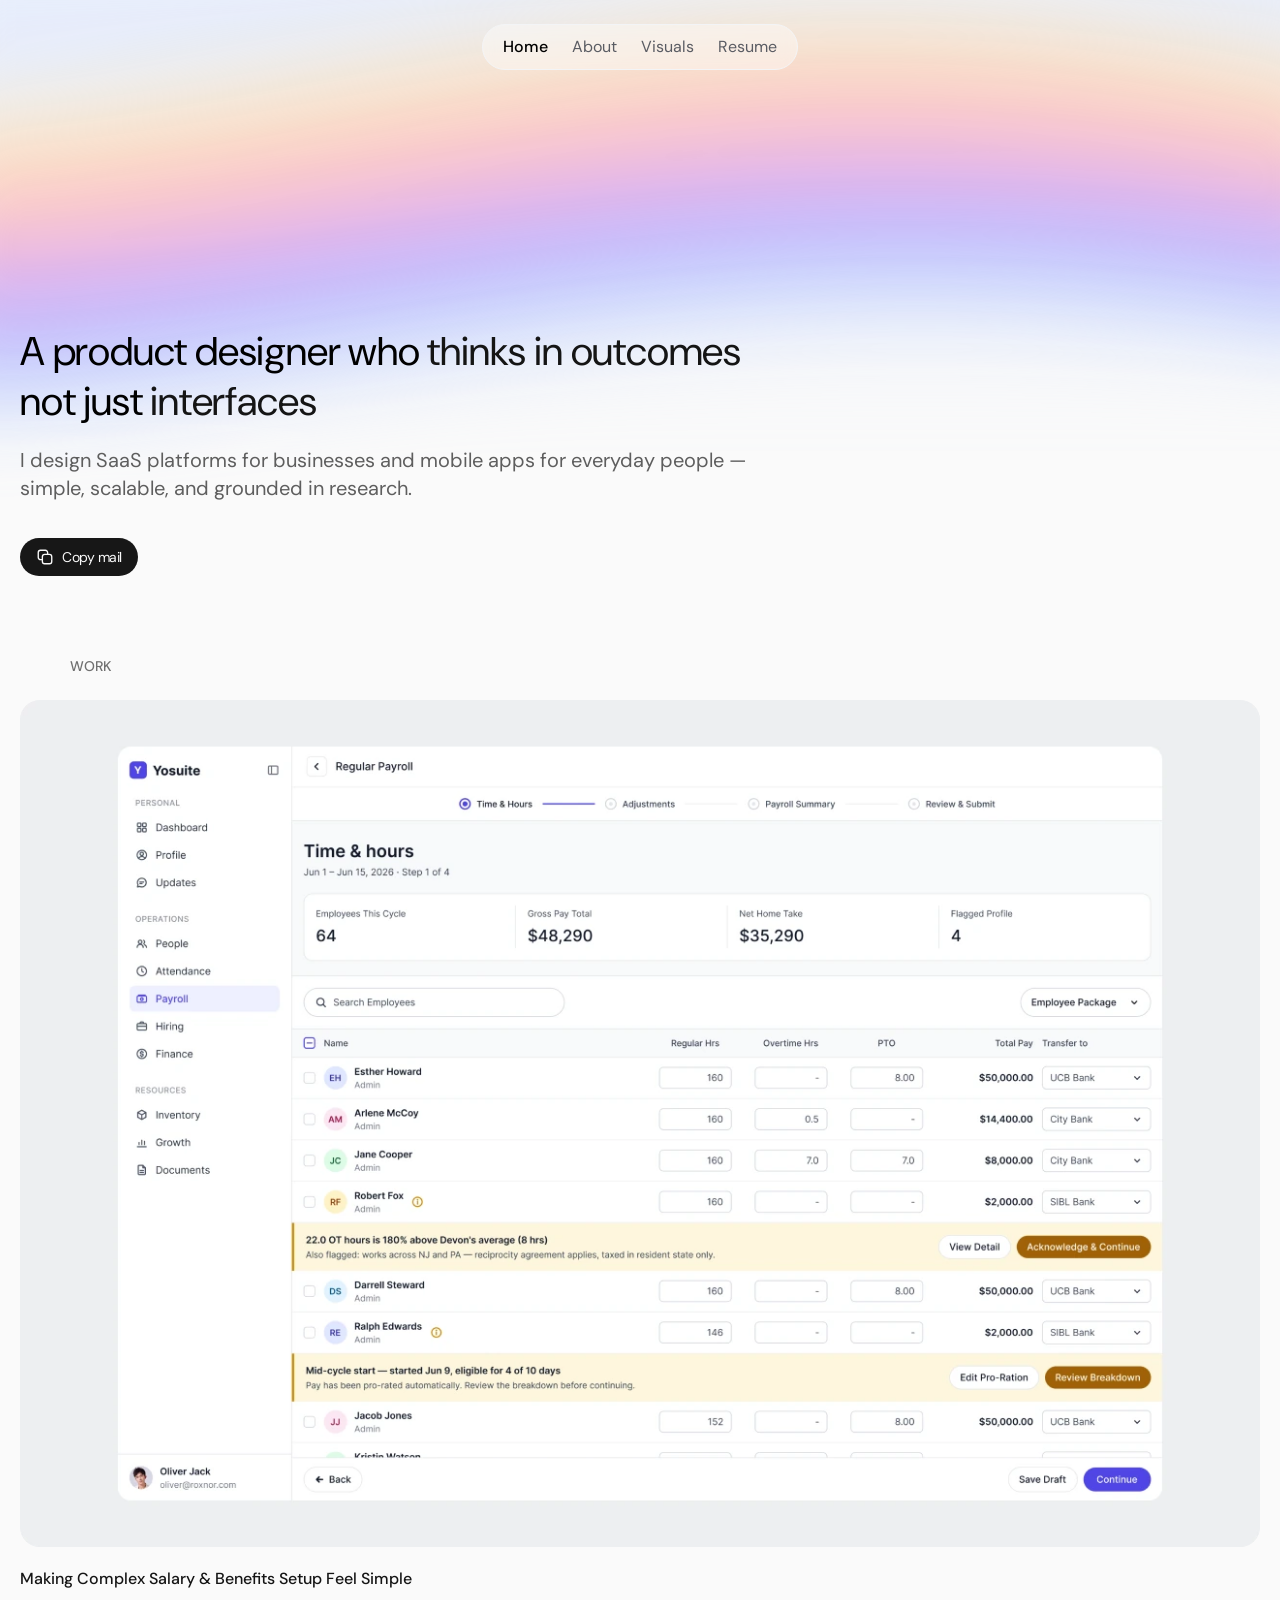
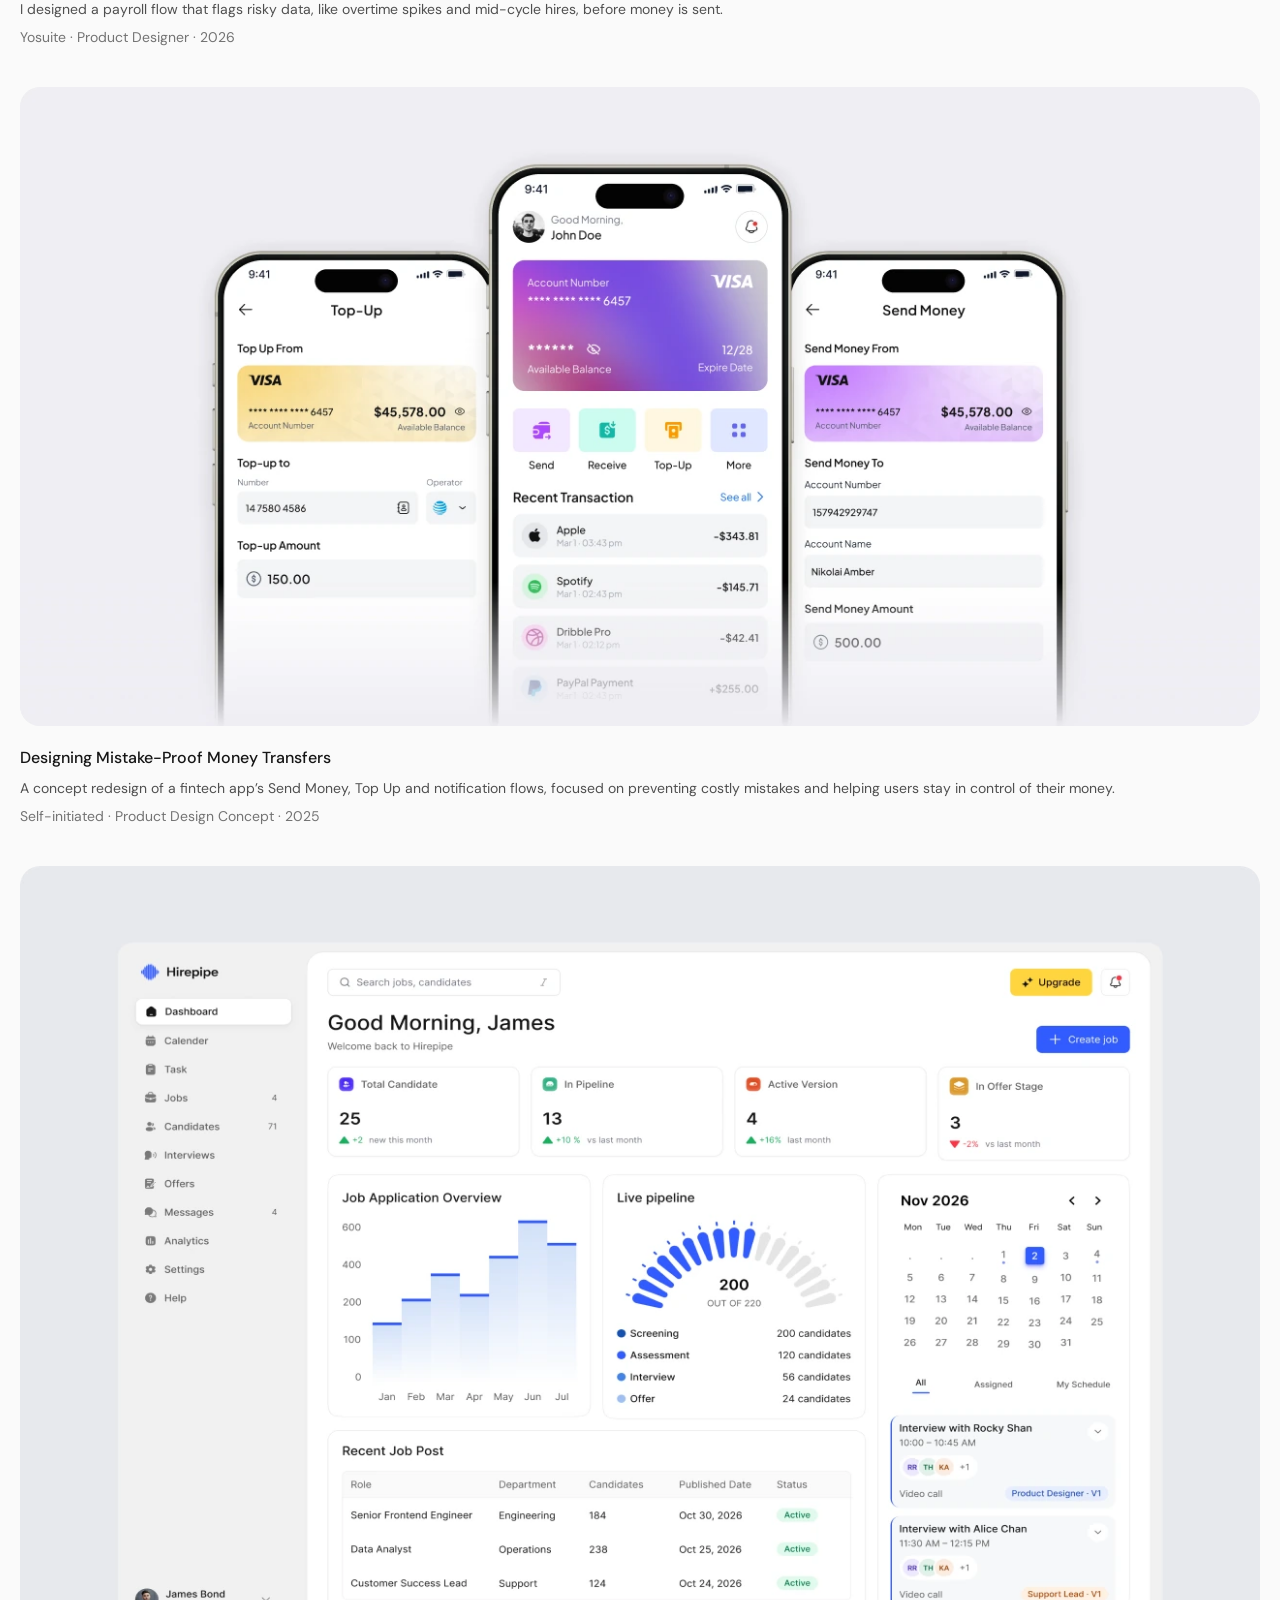
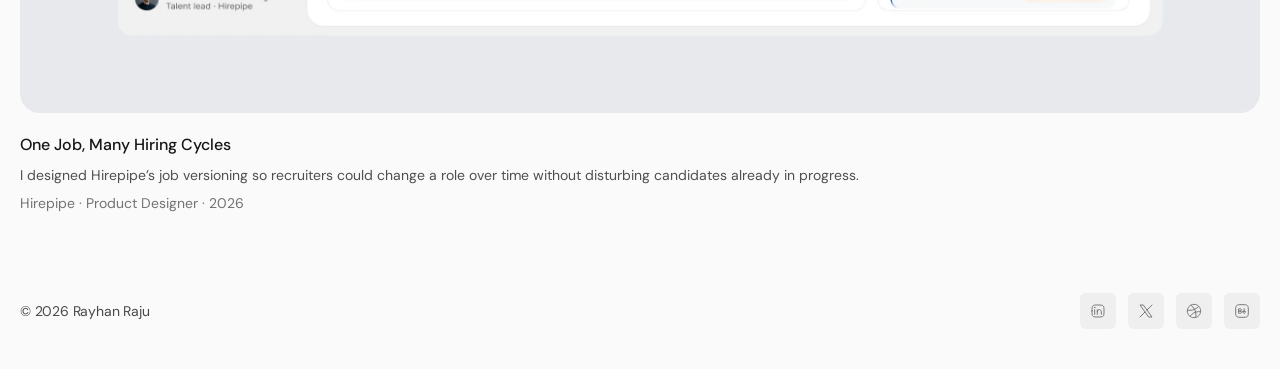
<file: index.html>
<!DOCTYPE html>
<html lang="en">
<head>
<meta charset="UTF-8">
<meta name="viewport" content="width=device-width, initial-scale=1.0">
<title>Rayhan Raju — Product Designer</title>
<meta name="description" content="Rayhan Raju — Product Designer at Roxnor, based in Dhaka.">
<link rel="icon" href="favicon.ico" sizes="any">
<link rel="icon" type="image/png" sizes="32x32" href="favicon-32.png">
<link rel="icon" type="image/png" sizes="192x192" href="favicon-192.png">
<link rel="apple-touch-icon" href="apple-touch-icon.png">
<link rel="preconnect" href="https://fonts.googleapis.com">
<link rel="preconnect" href="https://fonts.gstatic.com" crossorigin>
<link href="https://fonts.googleapis.com/css2?family=DM+Sans:opsz,wght@9..40,400;9..40,500;9..40,600&display=swap" rel="stylesheet">
<link rel="stylesheet" href="style.css?v=19">
<script>try{localStorage.removeItem('rr-theme')}catch(e){}</script>
</head>
<body class="has-sky home">
<div class="wave-bg" aria-hidden="true"><canvas id="wave"></canvas></div>
<nav class="topnav" aria-label="Primary">
  <a href="/" class="on" aria-current="page">Home</a>
  <a href="/about">About</a>
  <a href="https://dribbble.com/hirayhanraju" target="_blank" rel="noopener">Visuals</a>
  <a href="https://drive.google.com/file/d/1BG3UXGlWHrdBLkJpEtNa-a2Io6GpRVyj/view?usp=sharing" target="_blank" rel="noopener">Resume</a>
</nav>
<div class="page">
  
  <main class="stack" style="gap:80px">
    <section class="hero rise">
      <div class="hero-text">
        <h1 class="swaph" aria-label="A product designer who thinks in outcomes, not just interfaces">A product designer who <span class="sw" data-sw="0">thinks in outcomes</span> <br>not just <span class="sw" data-sw="1">interfaces</span></h1>
        <p>I design SaaS platforms for businesses and mobile apps for everyday people — simple, scalable, and grounded in research.</p>
      </div>
      <div><button class="btn" type="button" data-copy="hirayhanraju@gmail.com"><svg class="ic" viewBox="0 0 24 24" fill="none" stroke="currentColor" stroke-width="1.8" stroke-linejoin="round"><rect x="8.5" y="8.5" width="12.5" height="12.5" rx="3"/><path d="M15.5 8.5V6a3 3 0 00-3-3H6a3 3 0 00-3 3v6.5a3 3 0 003 3h2.5"/></svg>Copy mail</button></div>
    </section>

    <section class="work" aria-labelledby="work-h">
      <h2 class="label inset" id="work-h">Work</h2>
      <div class="work-list">
        <a class="project rise" href="/case-yosuite">
          <div class="shot" style="aspect-ratio:1280/874"><img src="assets/card-yosuite.webp" alt="Yosuite regular payroll screen with flagged overtime and mid-cycle rows"></div>
          <div class="meta">
            <h3>Making Complex Salary &amp; Benefits Setup Feel Simple</h3>
            <p>I designed a payroll flow that flags risky data, like overtime spikes and mid-cycle hires, before money is sent.</p>
            <small>Yosuite · Product Designer · 2026</small>
          </div>
        </a>
        <a class="project rise" href="/case-money-transfer">
          <div class="shot" style="aspect-ratio:1280/660"><img src="assets/card-money.webp" alt="Top-Up, Home and Send Money screens of the fintech app redesign"></div>
          <div class="meta">
            <h3>Designing mistake-proof money transfers</h3>
            <p>A concept redesign of a fintech app’s Send Money, Top Up and notification flows, focused on preventing costly mistakes and helping users stay in control of their money.</p>
            <small>Self-initiated · Product Design Concept · 2025</small>
          </div>
        </a>
        <a class="project rise" href="/case-hirepipe">
          <div class="shot" style="aspect-ratio:1280/874"><img src="assets/card-hirepipe.webp" alt="Hirepipe recruiter dashboard"></div>
          <div class="meta">
            <h3>One job, many hiring cycles</h3>
            <p>I designed Hirepipe’s job versioning so recruiters could change a role over time without disturbing candidates already in progress.</p>
            <small>Hirepipe · Product Designer · 2026</small>
          </div>
        </a>
      </div>
    </section>
  </main>

  <footer class="foot">
    <span>© 2026 Rayhan Raju</span>
    <div class="social">
      <a href="https://www.linkedin.com/in/hirayhanraju/" target="_blank" rel="noopener" aria-label="LinkedIn" title="LinkedIn"><svg class="ic" viewBox="0 0 16 16" fill="none" aria-hidden="true"><path d="M4.66602 6.66675V11.3334" stroke-linecap="round" stroke-linejoin="round" stroke="currentColor"/><path d="M7.33398 8.66675V11.3334M7.33398 8.66675C7.33398 7.56215 8.22938 6.66675 9.33398 6.66675C10.4386 6.66675 11.334 7.56215 11.334 8.66675V11.3334M7.33398 8.66675V6.66675" stroke-linecap="round" stroke-linejoin="round" stroke="currentColor"/><path d="M4.75 4.49992H4.66667M4.83333 4.49992C4.83333 4.59197 4.75871 4.66659 4.66667 4.66659C4.57462 4.66659 4.5 4.59197 4.5 4.49992C4.5 4.40787 4.57462 4.33325 4.66667 4.33325C4.75871 4.33325 4.83333 4.40787 4.83333 4.49992Z" stroke-linecap="round" stroke-linejoin="round" stroke="currentColor"/><path d="M2 8C2 5.17157 2 3.75736 2.87868 2.87868C3.75736 2 5.17157 2 8 2C10.8284 2 12.2427 2 13.1213 2.87868C14 3.75736 14 5.17157 14 8C14 10.8284 14 12.2427 13.1213 13.1213C12.2427 14 10.8284 14 8 14C5.17157 14 3.75736 14 2.87868 13.1213C2 12.2427 2 10.8284 2 8Z" stroke-linecap="round" stroke-linejoin="round" stroke="currentColor"/></svg></a>
      <a href="https://x.com/hirayhanraju" target="_blank" rel="noopener" aria-label="X (Twitter)" title="X (Twitter)"><svg class="ic" viewBox="0 0 16 16" fill="none" aria-hidden="true"><path d="M2 14L7.03227 8.96773M8.96773 7.03227L14 14H10.6667L7.03227 8.96773L2 2H5.33333L8.96773 7.03227ZM14 2L8.96773 7.03227" stroke-linecap="round" stroke-linejoin="round" stroke="currentColor"/></svg></a>
      <a href="https://dribbble.com/hirayhanraju" target="_blank" rel="noopener" aria-label="Dribbble" title="Dribbble"><svg class="ic" viewBox="0 0 16 16" fill="none" aria-hidden="true"><path d="M14.6673 7.99992C14.6673 11.6818 11.6825 14.6666 8.00065 14.6666C4.31875 14.6666 1.33398 11.6818 1.33398 7.99992C1.33398 4.31802 4.31875 1.33325 8.00065 1.33325C11.6825 1.33325 14.6673 4.31802 14.6673 7.99992Z" stroke="currentColor"/><path d="M14.6667 8.84301C14.0488 8.72715 13.4133 8.66675 12.7648 8.66675C9.19653 8.66675 6.0229 10.4951 4 13.3334" stroke-linejoin="round" stroke="currentColor"/><path d="M12.6673 3.33325C10.581 5.7782 7.44592 7.33325 3.9404 7.33325C3.04356 7.33325 2.17097 7.23145 1.33398 7.03905" stroke-linejoin="round" stroke="currentColor"/><path d="M9.74455 14.6667C9.91162 13.8573 9.99935 13.0191 9.99935 12.1605C9.99935 7.9498 7.88888 4.23097 4.66602 2" stroke-linejoin="round" stroke="currentColor"/></svg></a>
      <a href="https://www.behance.net/hirayhanraju" target="_blank" rel="noopener" aria-label="Behance" title="Behance"><svg class="ic" viewBox="0 0 16 16" fill="none" aria-hidden="true"><path d="M1.66602 8.00008C1.66602 5.01452 1.66602 3.52174 2.59351 2.59424C3.52101 1.66675 5.01379 1.66675 7.99935 1.66675C10.9849 1.66675 12.4777 1.66675 13.4052 2.59424C14.3327 3.52174 14.3327 5.01452 14.3327 8.00008C14.3327 10.9856 14.3327 12.4784 13.4052 13.4059C12.4777 14.3334 10.9849 14.3334 7.99935 14.3334C5.01379 14.3334 3.52101 14.3334 2.59351 13.4059C1.66602 12.4784 1.66602 10.9856 1.66602 8.00008Z" stroke-linejoin="round" stroke="currentColor"/><path d="M4.5 7.99008V6.00336C4.5 5.8153 4.65437 5.66284 4.84478 5.66284H6.16331C6.45657 5.66284 6.75797 5.7133 6.9765 5.90642C7.2103 6.11298 7.43703 6.43298 7.42577 6.86068C7.4127 7.35948 7.0485 7.94902 6.51487 7.99008C6.46223 7.99413 6.40991 7.99738 6.35741 7.99996M4.5 7.99008C4.52181 7.99008 4.54338 7.9901 4.56472 7.99014M4.5 7.99008V9.97842C4.5 10.1665 4.65439 10.3187 4.84479 10.3206C5.60524 10.3279 6.04769 10.3549 6.51487 10.3189C7.0485 10.2778 7.4127 9.68828 7.42577 9.18948C7.43703 8.76182 7.2103 8.44182 6.9765 8.23522C6.80613 8.08464 6.58539 8.02079 6.35741 7.99996M4.5 7.99008L4.56472 7.99014M6.35741 7.99996C5.88952 8.02287 5.40762 7.99169 4.56472 7.99014M6.35741 7.99996C6.29296 7.99407 6.22794 7.99162 6.16331 7.99162L4.56472 7.99014M11.1964 9.97708C10.9042 10.2601 9.48123 10.8196 8.96857 9.34708C8.9153 9.20008 8.8729 8.88302 8.89763 8.63808M8.89763 8.63808C8.93983 8.22102 9.1239 7.63602 9.8071 7.39728C10.7855 7.05542 11.4008 8.00442 11.5601 8.63808H8.89763ZM9.7253 6.00072H10.6321" stroke-linecap="round" stroke-linejoin="round" stroke="currentColor"/></svg></a>
    </div>
  </footer>
</div>
<div class="see" aria-hidden="true"><svg class="ic" viewBox="0 0 24 24" fill="currentColor"><path fill-rule="evenodd" d="M12 4.5c4.6 0 8.2 3 9.8 6.6.2.6.2 1.2 0 1.8-1.6 3.6-5.2 6.6-9.8 6.6s-8.2-3-9.8-6.6a2.3 2.3 0 010-1.8C3.8 7.5 7.4 4.5 12 4.5zm0 4a3.5 3.5 0 100 7 3.5 3.5 0 000-7z"/></svg>See project</div>
<script src="script.js?v=19"></script>
<script src="wave.js?v=16"></script>
<script>/* Hero rotating words */
(() => {
  const h = document.querySelector('.swaph');
  if (!h) return;
  const spans = [...h.querySelectorAll('.sw')];
  const pairs = [['thinks in outcomes', 'interfaces'], ['designs systems', 'screens']];
  const SPEED = 260;          // px per second the wave travels
  const timers = new Map();
  const play = el => {
    const text = el.dataset.text;
    el.classList.remove('done');
    el.textContent = '';
    const letters = [...text].map(ch => {
      const s = document.createElement('i');
      s.textContent = ch;
      el.appendChild(s);
      return s;
    });
    const left = el.getBoundingClientRect().left;
    let last = 0;
    letters.forEach(s => {
      const d = (s.getBoundingClientRect().left - left) / SPEED;
      last = Math.max(last, d);
      s.style.setProperty('--d', d.toFixed(3) + 's');
    });
    clearTimeout(timers.get(el));
    // when the wave has passed, swap back to plain text so it renders exactly like the rest of the line
    timers.set(el, setTimeout(() => { el.classList.add('done'); el.textContent = text; }, (last + 2.05) * 1000));
  };
  const show = k => {
    spans.forEach((el, j) => { el.dataset.text = pairs[k][j]; play(el); });
    h.setAttribute('aria-label', `A product designer who ${pairs[k][0]}, not just ${pairs[k][1]}`);
  };
  let k = 0;
  const start = () => show(0);
  (document.fonts && document.fonts.ready ? document.fonts.ready : Promise.resolve()).then(start);
  setInterval(() => {
    if (document.hidden) return;
    k = (k + 1) % pairs.length;
    spans.forEach(el => { clearTimeout(timers.get(el)); el.textContent = ''; });
    setTimeout(() => show(k), 500);
  }, 4500);
})();
</script>
</body>
</html>
</file>
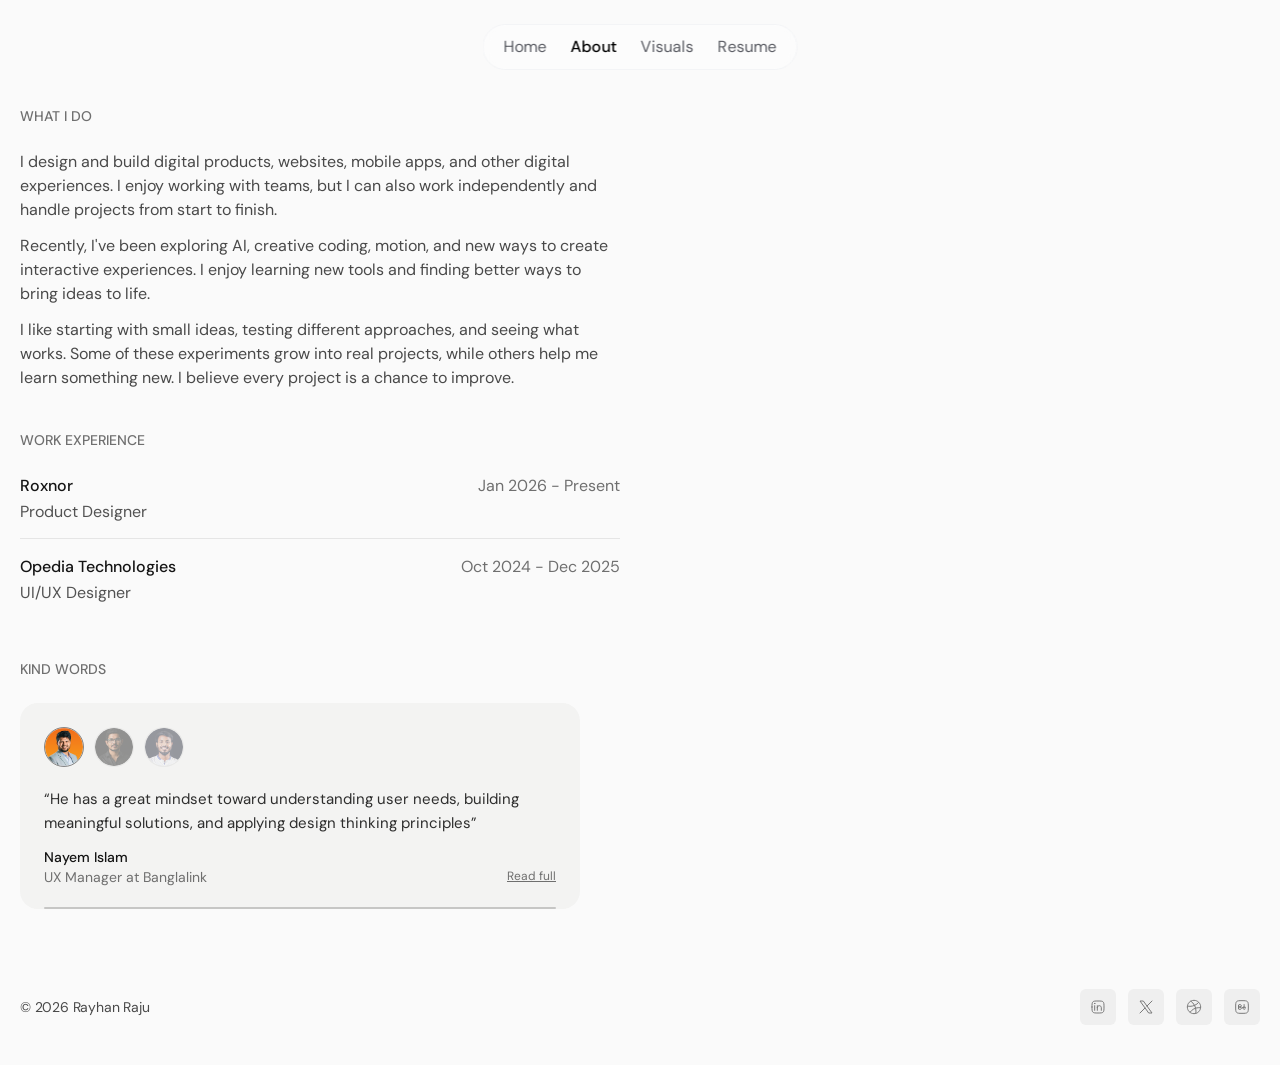
<file: about.html>
<!DOCTYPE html>
<html lang="en">
<head>
<meta charset="UTF-8">
<meta name="viewport" content="width=device-width, initial-scale=1.0">
<title>About — Rayhan Raju</title>
<meta name="description" content="Rayhan Raju — Product Designer at Roxnor, based in Dhaka.">
<link rel="icon" href="favicon.ico" sizes="any">
<link rel="icon" type="image/png" sizes="32x32" href="favicon-32.png">
<link rel="icon" type="image/png" sizes="192x192" href="favicon-192.png">
<link rel="apple-touch-icon" href="apple-touch-icon.png">
<link rel="preconnect" href="https://fonts.googleapis.com">
<link rel="preconnect" href="https://fonts.gstatic.com" crossorigin>
<link href="https://fonts.googleapis.com/css2?family=DM+Sans:opsz,wght@9..40,400;9..40,500;9..40,600&display=swap" rel="stylesheet">
<link rel="stylesheet" href="style.css?v=19">
<script>try{localStorage.removeItem('rr-theme')}catch(e){}</script>
</head>
<body class="has-sky">
<nav class="topnav" aria-label="Primary">
  <a href="/">Home</a>
  <a href="/about" class="on" aria-current="page">About</a>
  <a href="https://dribbble.com/hirayhanraju" target="_blank" rel="noopener">Visuals</a>
  <a href="https://drive.google.com/file/d/1BG3UXGlWHrdBLkJpEtNa-a2Io6GpRVyj/view?usp=sharing" target="_blank" rel="noopener">Resume</a>
</nav>
<div class="page">
  
  <main class="stack">
    <section class="block rise">
      <h2 class="label">What I do</h2>
      <div class="prose">
        <p>I design and build digital products, websites, mobile apps, and other digital experiences. I enjoy working with teams, but I can also work independently and handle projects from start to finish.</p>
        <p>Recently, I've been exploring AI, creative coding, motion, and new ways to create interactive experiences. I enjoy learning new tools and finding better ways to bring ideas to life.</p>
        <p>I like starting with small ideas, testing different approaches, and seeing what works. Some of these experiments grow into real projects, while others help me learn something new. I believe every project is a chance to improve.</p>
      </div>
    </section>

    <section class="block rise">
      <h2 class="label">Work experience</h2>
      <div class="exp">
        <div class="row"><div><b>Roxnor</b><em>Product Designer</em></div><time>Jan 2026 - Present</time></div>
        <div class="row"><div><b>Opedia Technologies</b><em>UI/UX Designer</em></div><time>Oct 2024 - Dec 2025</time></div>
      </div>
    </section>

    <section class="block rise">
      <h2 class="label">Kind words</h2>
      <div class="kind">
        <div class="avatars" role="tablist" aria-label="Recommendations">
          <button class="av" type="button" aria-label="Nayem Islam"></button>
          <button class="av" type="button" aria-label="Sakhawat Hossain"></button>
          <button class="av" type="button" aria-label="Shamim Hosen"></button>
        </div>
        <div class="fig">
          <blockquote></blockquote>
          <div class="cap">
            <div><b></b><span></span></div>
            <button class="readfull" type="button">Read full</button>
          </div>
        </div>
        <div class="prog" aria-hidden="true"><i></i></div>
      </div>
    </section>
  </main>

  <footer class="foot">
    <span>© 2026 Rayhan Raju</span>
    <div class="social">
      <a href="https://www.linkedin.com/in/hirayhanraju/" target="_blank" rel="noopener" aria-label="LinkedIn" title="LinkedIn"><svg class="ic" viewBox="0 0 16 16" fill="none" aria-hidden="true"><path d="M4.66602 6.66675V11.3334" stroke-linecap="round" stroke-linejoin="round" stroke="currentColor"/><path d="M7.33398 8.66675V11.3334M7.33398 8.66675C7.33398 7.56215 8.22938 6.66675 9.33398 6.66675C10.4386 6.66675 11.334 7.56215 11.334 8.66675V11.3334M7.33398 8.66675V6.66675" stroke-linecap="round" stroke-linejoin="round" stroke="currentColor"/><path d="M4.75 4.49992H4.66667M4.83333 4.49992C4.83333 4.59197 4.75871 4.66659 4.66667 4.66659C4.57462 4.66659 4.5 4.59197 4.5 4.49992C4.5 4.40787 4.57462 4.33325 4.66667 4.33325C4.75871 4.33325 4.83333 4.40787 4.83333 4.49992Z" stroke-linecap="round" stroke-linejoin="round" stroke="currentColor"/><path d="M2 8C2 5.17157 2 3.75736 2.87868 2.87868C3.75736 2 5.17157 2 8 2C10.8284 2 12.2427 2 13.1213 2.87868C14 3.75736 14 5.17157 14 8C14 10.8284 14 12.2427 13.1213 13.1213C12.2427 14 10.8284 14 8 14C5.17157 14 3.75736 14 2.87868 13.1213C2 12.2427 2 10.8284 2 8Z" stroke-linecap="round" stroke-linejoin="round" stroke="currentColor"/></svg></a>
      <a href="https://x.com/hirayhanraju" target="_blank" rel="noopener" aria-label="X (Twitter)" title="X (Twitter)"><svg class="ic" viewBox="0 0 16 16" fill="none" aria-hidden="true"><path d="M2 14L7.03227 8.96773M8.96773 7.03227L14 14H10.6667L7.03227 8.96773L2 2H5.33333L8.96773 7.03227ZM14 2L8.96773 7.03227" stroke-linecap="round" stroke-linejoin="round" stroke="currentColor"/></svg></a>
      <a href="https://dribbble.com/hirayhanraju" target="_blank" rel="noopener" aria-label="Dribbble" title="Dribbble"><svg class="ic" viewBox="0 0 16 16" fill="none" aria-hidden="true"><path d="M14.6673 7.99992C14.6673 11.6818 11.6825 14.6666 8.00065 14.6666C4.31875 14.6666 1.33398 11.6818 1.33398 7.99992C1.33398 4.31802 4.31875 1.33325 8.00065 1.33325C11.6825 1.33325 14.6673 4.31802 14.6673 7.99992Z" stroke="currentColor"/><path d="M14.6667 8.84301C14.0488 8.72715 13.4133 8.66675 12.7648 8.66675C9.19653 8.66675 6.0229 10.4951 4 13.3334" stroke-linejoin="round" stroke="currentColor"/><path d="M12.6673 3.33325C10.581 5.7782 7.44592 7.33325 3.9404 7.33325C3.04356 7.33325 2.17097 7.23145 1.33398 7.03905" stroke-linejoin="round" stroke="currentColor"/><path d="M9.74455 14.6667C9.91162 13.8573 9.99935 13.0191 9.99935 12.1605C9.99935 7.9498 7.88888 4.23097 4.66602 2" stroke-linejoin="round" stroke="currentColor"/></svg></a>
      <a href="https://www.behance.net/hirayhanraju" target="_blank" rel="noopener" aria-label="Behance" title="Behance"><svg class="ic" viewBox="0 0 16 16" fill="none" aria-hidden="true"><path d="M1.66602 8.00008C1.66602 5.01452 1.66602 3.52174 2.59351 2.59424C3.52101 1.66675 5.01379 1.66675 7.99935 1.66675C10.9849 1.66675 12.4777 1.66675 13.4052 2.59424C14.3327 3.52174 14.3327 5.01452 14.3327 8.00008C14.3327 10.9856 14.3327 12.4784 13.4052 13.4059C12.4777 14.3334 10.9849 14.3334 7.99935 14.3334C5.01379 14.3334 3.52101 14.3334 2.59351 13.4059C1.66602 12.4784 1.66602 10.9856 1.66602 8.00008Z" stroke-linejoin="round" stroke="currentColor"/><path d="M4.5 7.99008V6.00336C4.5 5.8153 4.65437 5.66284 4.84478 5.66284H6.16331C6.45657 5.66284 6.75797 5.7133 6.9765 5.90642C7.2103 6.11298 7.43703 6.43298 7.42577 6.86068C7.4127 7.35948 7.0485 7.94902 6.51487 7.99008C6.46223 7.99413 6.40991 7.99738 6.35741 7.99996M4.5 7.99008C4.52181 7.99008 4.54338 7.9901 4.56472 7.99014M4.5 7.99008V9.97842C4.5 10.1665 4.65439 10.3187 4.84479 10.3206C5.60524 10.3279 6.04769 10.3549 6.51487 10.3189C7.0485 10.2778 7.4127 9.68828 7.42577 9.18948C7.43703 8.76182 7.2103 8.44182 6.9765 8.23522C6.80613 8.08464 6.58539 8.02079 6.35741 7.99996M4.5 7.99008L4.56472 7.99014M6.35741 7.99996C5.88952 8.02287 5.40762 7.99169 4.56472 7.99014M6.35741 7.99996C6.29296 7.99407 6.22794 7.99162 6.16331 7.99162L4.56472 7.99014M11.1964 9.97708C10.9042 10.2601 9.48123 10.8196 8.96857 9.34708C8.9153 9.20008 8.8729 8.88302 8.89763 8.63808M8.89763 8.63808C8.93983 8.22102 9.1239 7.63602 9.8071 7.39728C10.7855 7.05542 11.4008 8.00442 11.5601 8.63808H8.89763ZM9.7253 6.00072H10.6321" stroke-linecap="round" stroke-linejoin="round" stroke="currentColor"/></svg></a>
    </div>
  </footer>
</div>
<div class="overlay" aria-hidden="true">
  <div class="modal" role="dialog" aria-modal="true" aria-label="Recommendation">
    <div class="txt"></div>
    <div class="who"><div class="av"></div><div><b></b><span></span></div></div>
    <div class="mbar">
      <div class="arrows">
        <button type="button" data-prev aria-label="Previous recommendation"><svg class="ic" viewBox="0 0 24 24" fill="none" stroke="currentColor" stroke-width="1.8" stroke-linecap="round" stroke-linejoin="round"><path d="M20 12H4M10 6l-6 6 6 6"/></svg></button>
        <button type="button" data-next aria-label="Next recommendation"><svg class="ic" viewBox="0 0 24 24" fill="none" stroke="currentColor" stroke-width="1.8" stroke-linecap="round" stroke-linejoin="round"><path d="M4 12h16M14 6l6 6-6 6"/></svg></button>
      </div>
      <span class="count"></span>
    </div>
  </div>
</div>
<script>
/* EDIT: recommendations. Put photos at assets/av-*.png */
window.KIND_WORDS = [
  { name:"Nayem Islam", role:"UX Manager at Banglalink", img:"assets/av-nayem.png", initials:"NI",
    short:"He has a great mindset toward understanding user needs, building meaningful solutions, and applying design thinking principles",
    full:["I had the opportunity to mentor Rayhan during Case Study Club Workshop 4, where I closely observed his growth, dedication, and passion for product design. Rayhan showed a strong willingness to learn, accept feedback, and continuously improve his problem-solving approach.",
          "He has a great mindset toward understanding user needs, building meaningful solutions, and applying design thinking principles. His curiosity, commitment, and ability to adapt make him a promising young product designer.",
          "I believe Rayhan has the potential to create a strong impact in the UX/Product Design field, and I wish him all the best for his future journey."] },
  { name:"Sakhawat Hossain", role:"Lead Designer at Opedia Technologies", img:"assets/av-sakhawat.png", initials:"SH",
    short:"He was such a nice person. Self-learner, always curious for learn new thing & extremely honest about his job",
    full:["Rayhan worked with me from the very beginning of his career. He was such a nice person. Self-learner, always curious for learn new thing & extremely honest about his job.",
          "Along with all he his a very righteous person. I always wish best of luck for him"] },
  { name:"Shamim Hosen", role:"Product Designer at Roxnor", img:"assets/av-shamim.png", initials:"SH",
    short:"As a designer, Rayhan has an exceptionally sharp mind and approaches every challenge with clarity and thoughtful problem solving.",
    full:["I had the pleasure of working with Rayhan Raju, and I can confidently say he is someone every team would be fortunate to have.",
          "As a designer, Rayhan has an exceptionally sharp mind and approaches every challenge with clarity and thoughtful problem solving. His work is always well organized, structured, and executed with great attention to detail. He is also an outstanding team player, always collaborative, supportive, and someone you can rely on.",
          "Beyond his professional strengths, what truly sets Rayhan apart is his character. He is humble, dependable, and genuinely one of the nicest people I have had the opportunity to work with. I highly recommend Rayhan to anyone looking for a talented designer and an even better human being."] }
];
</script>
<script src="script.js?v=19"></script>
</body>
</html>
</file>
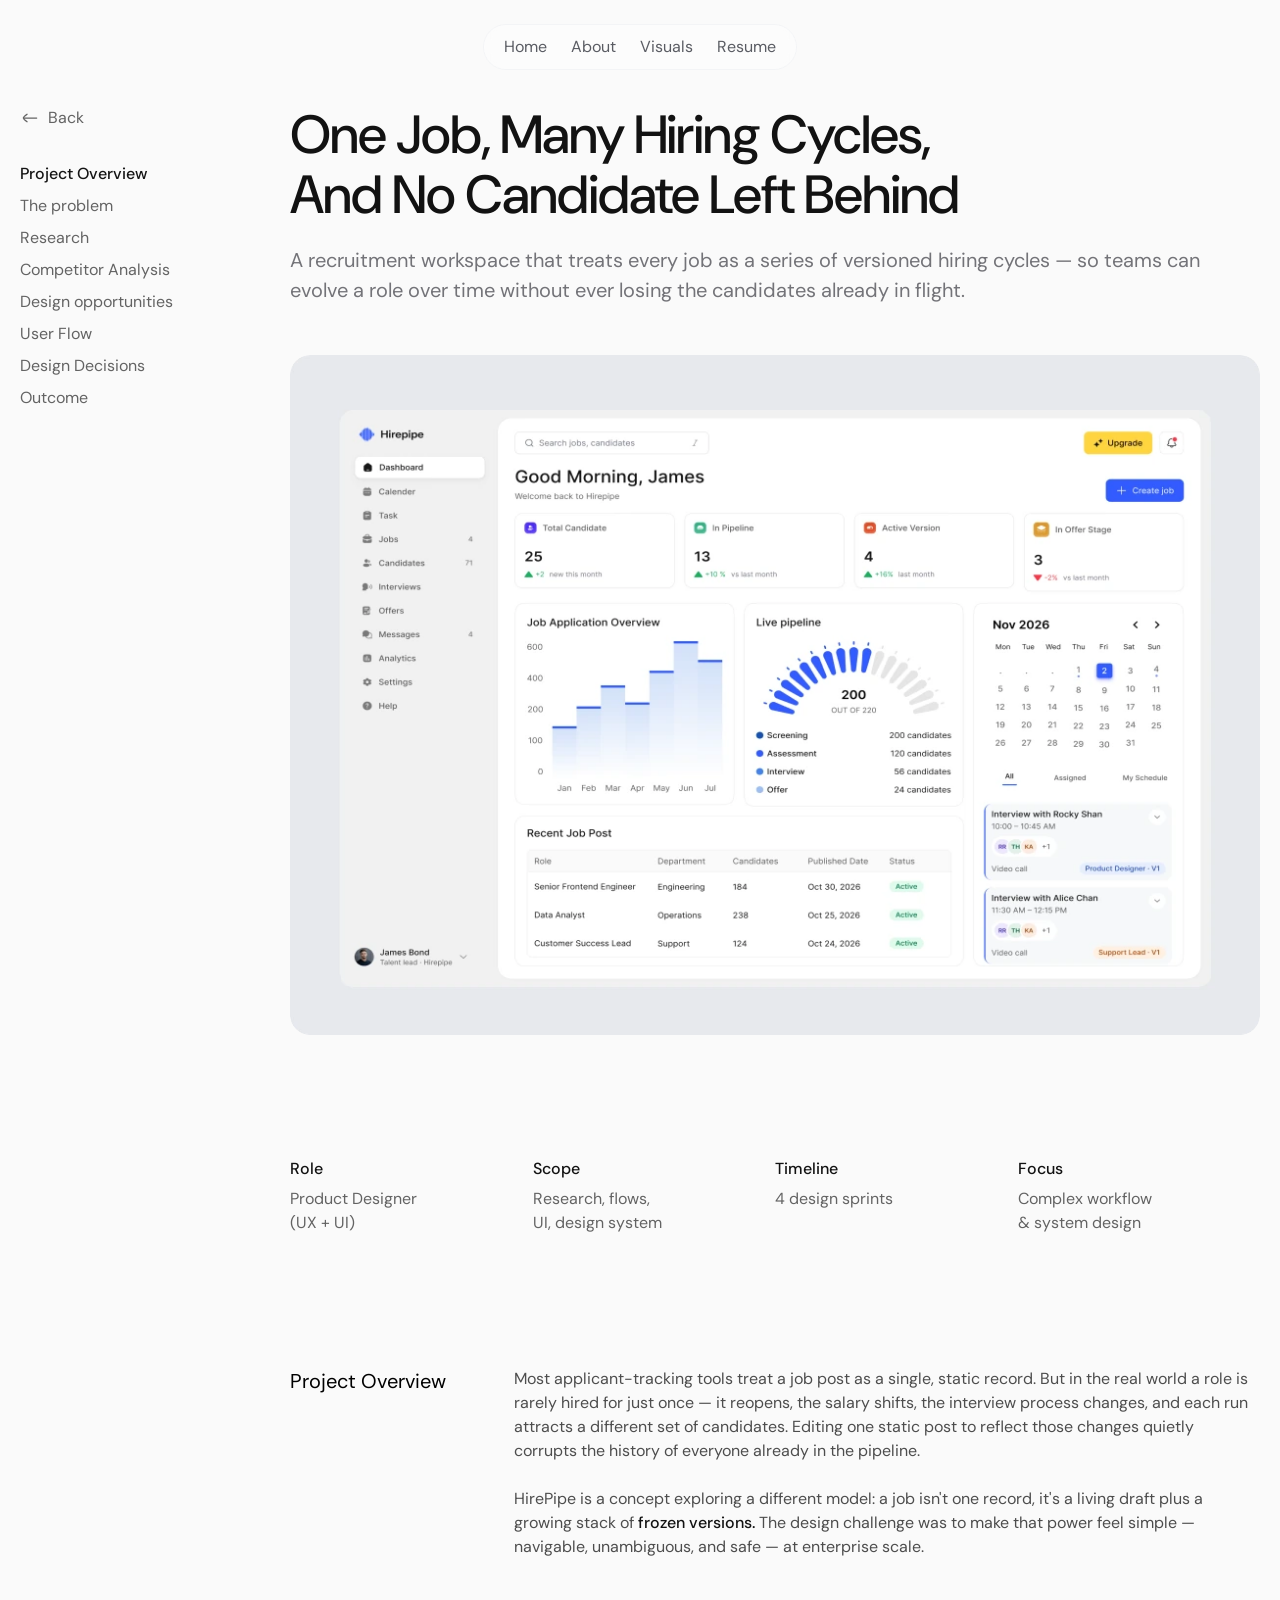
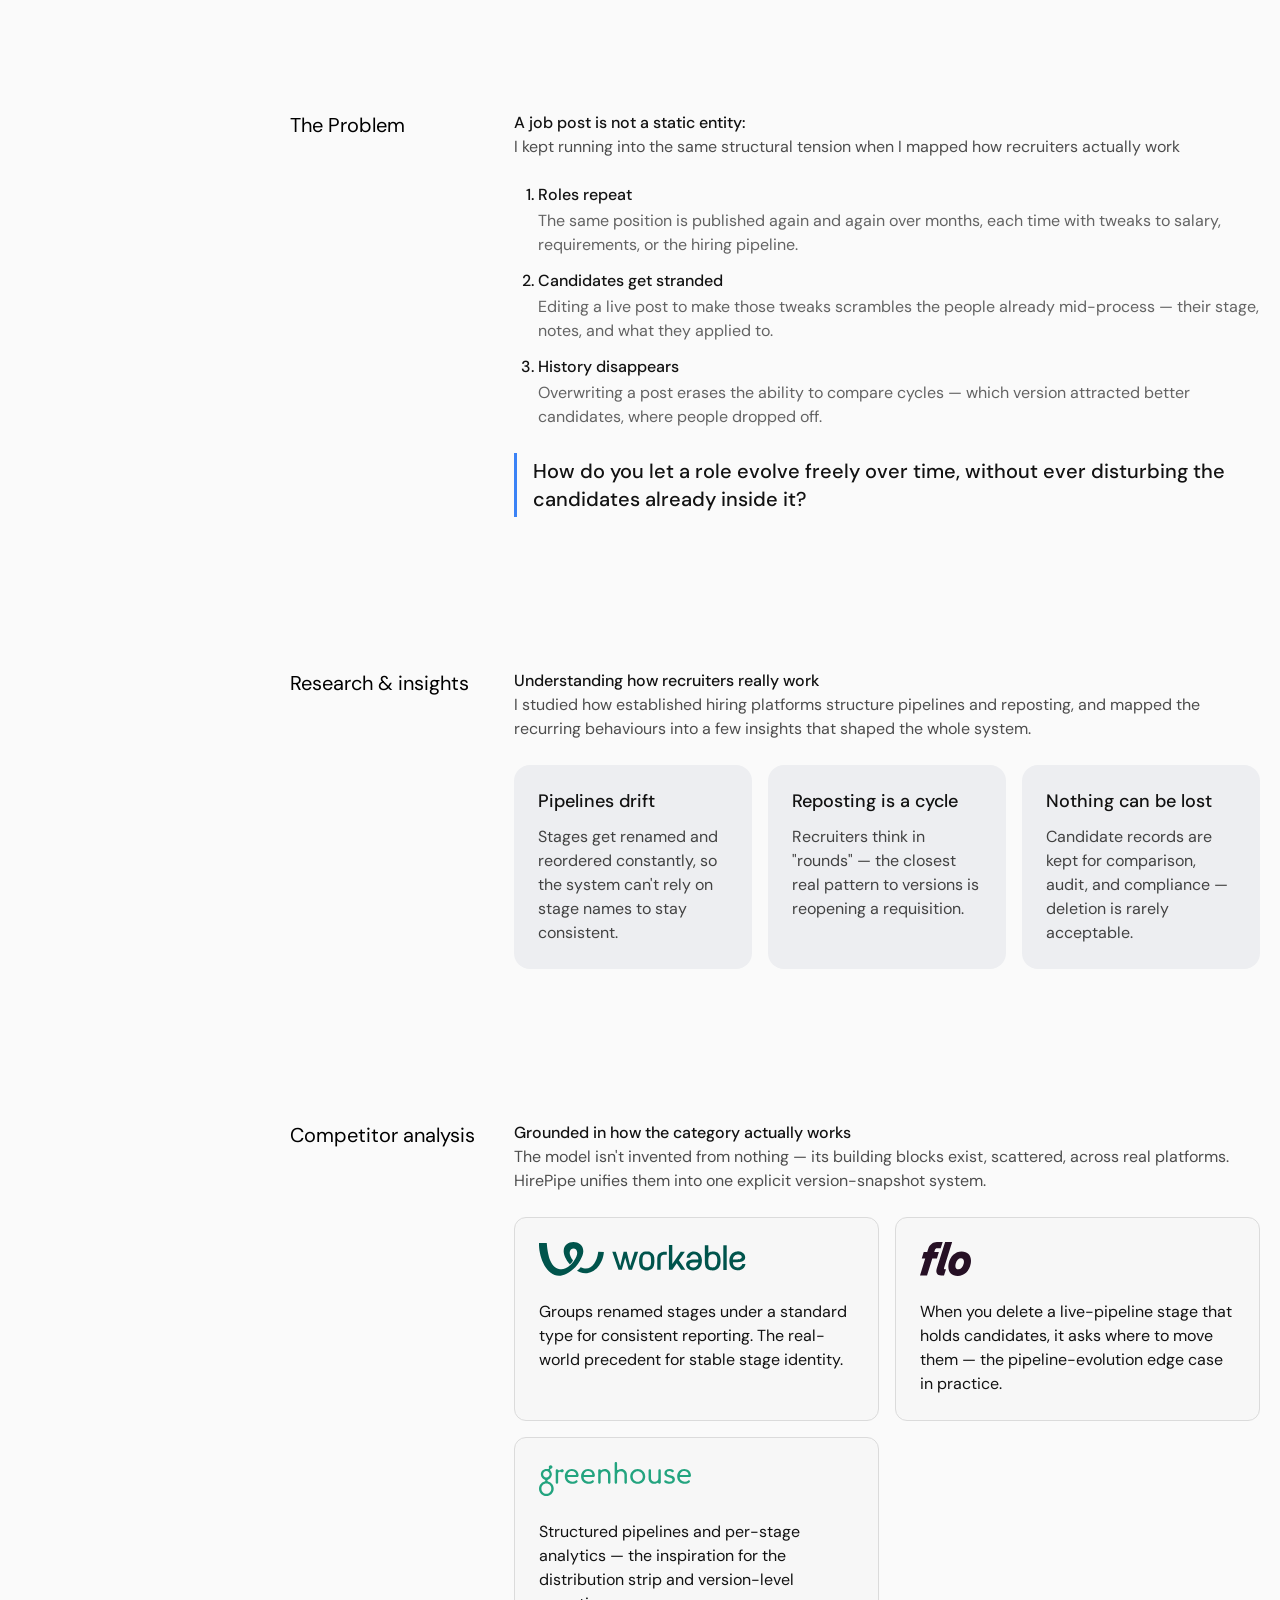
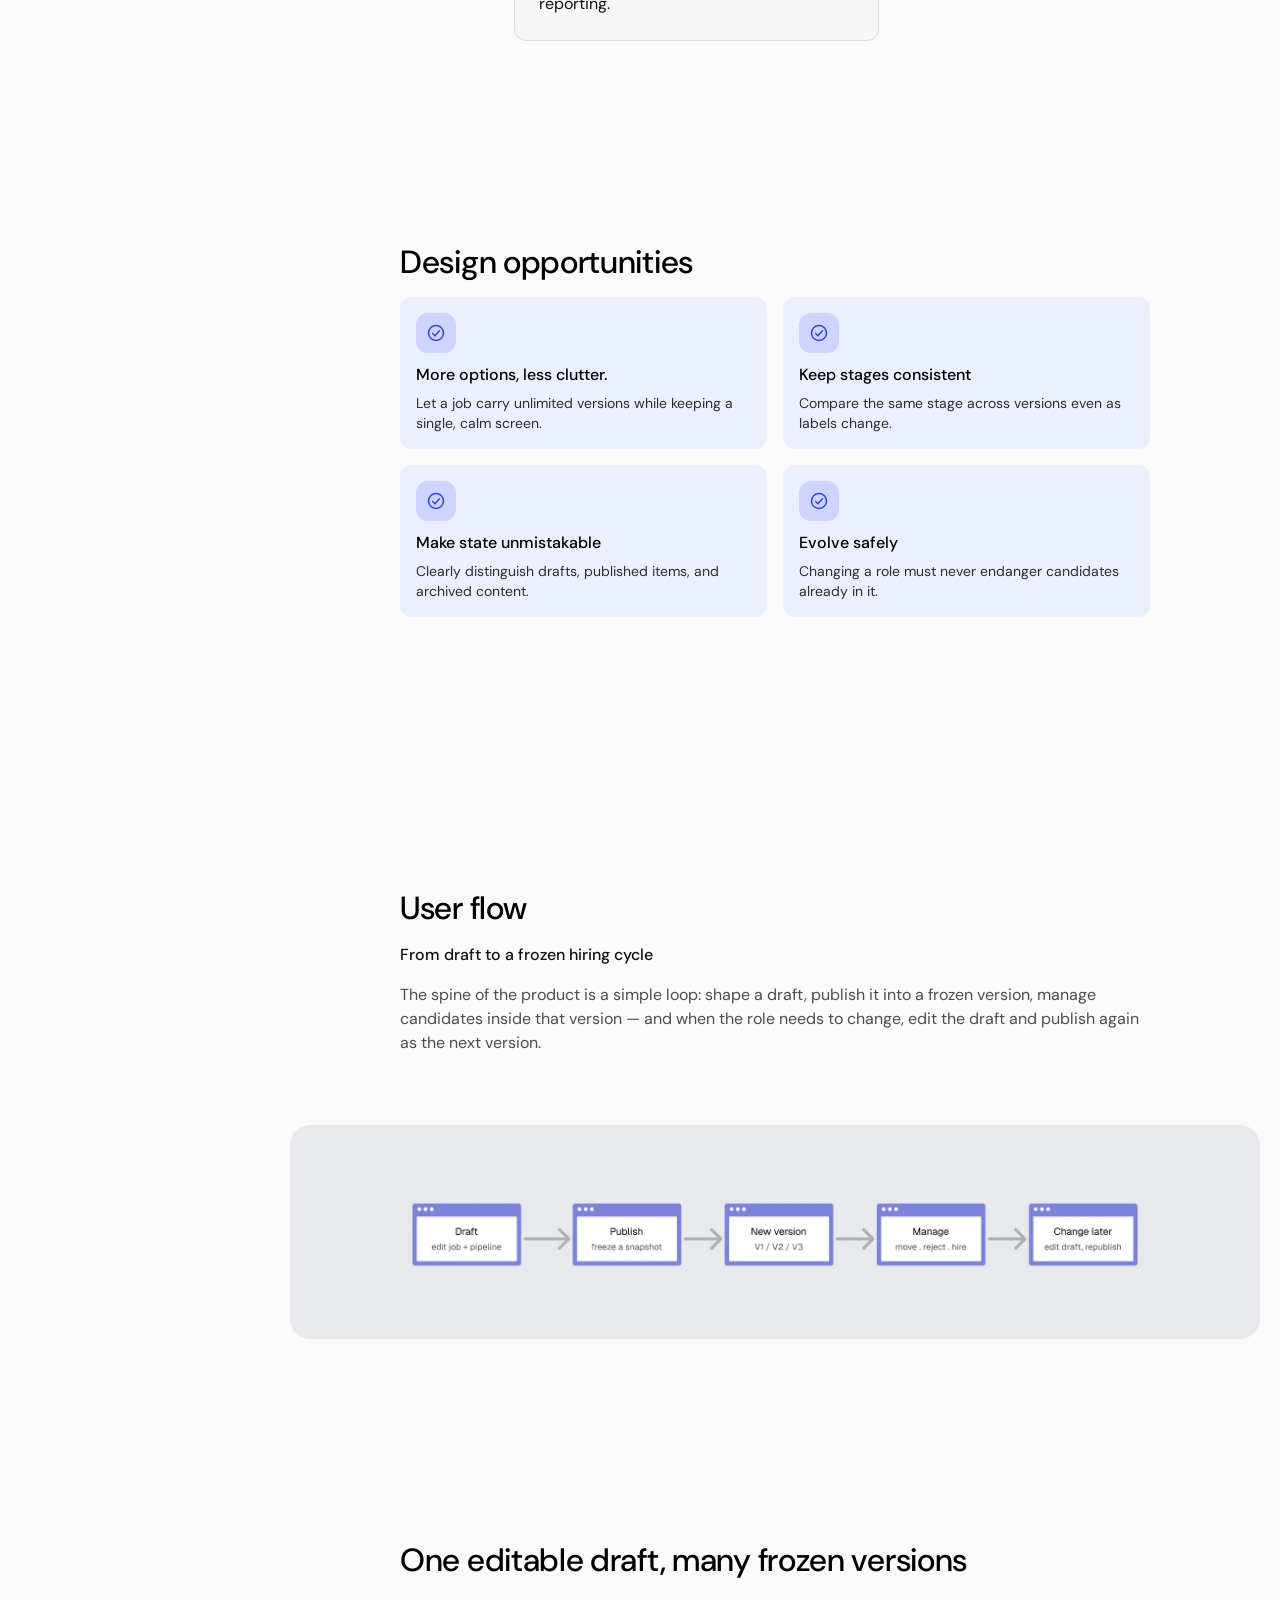
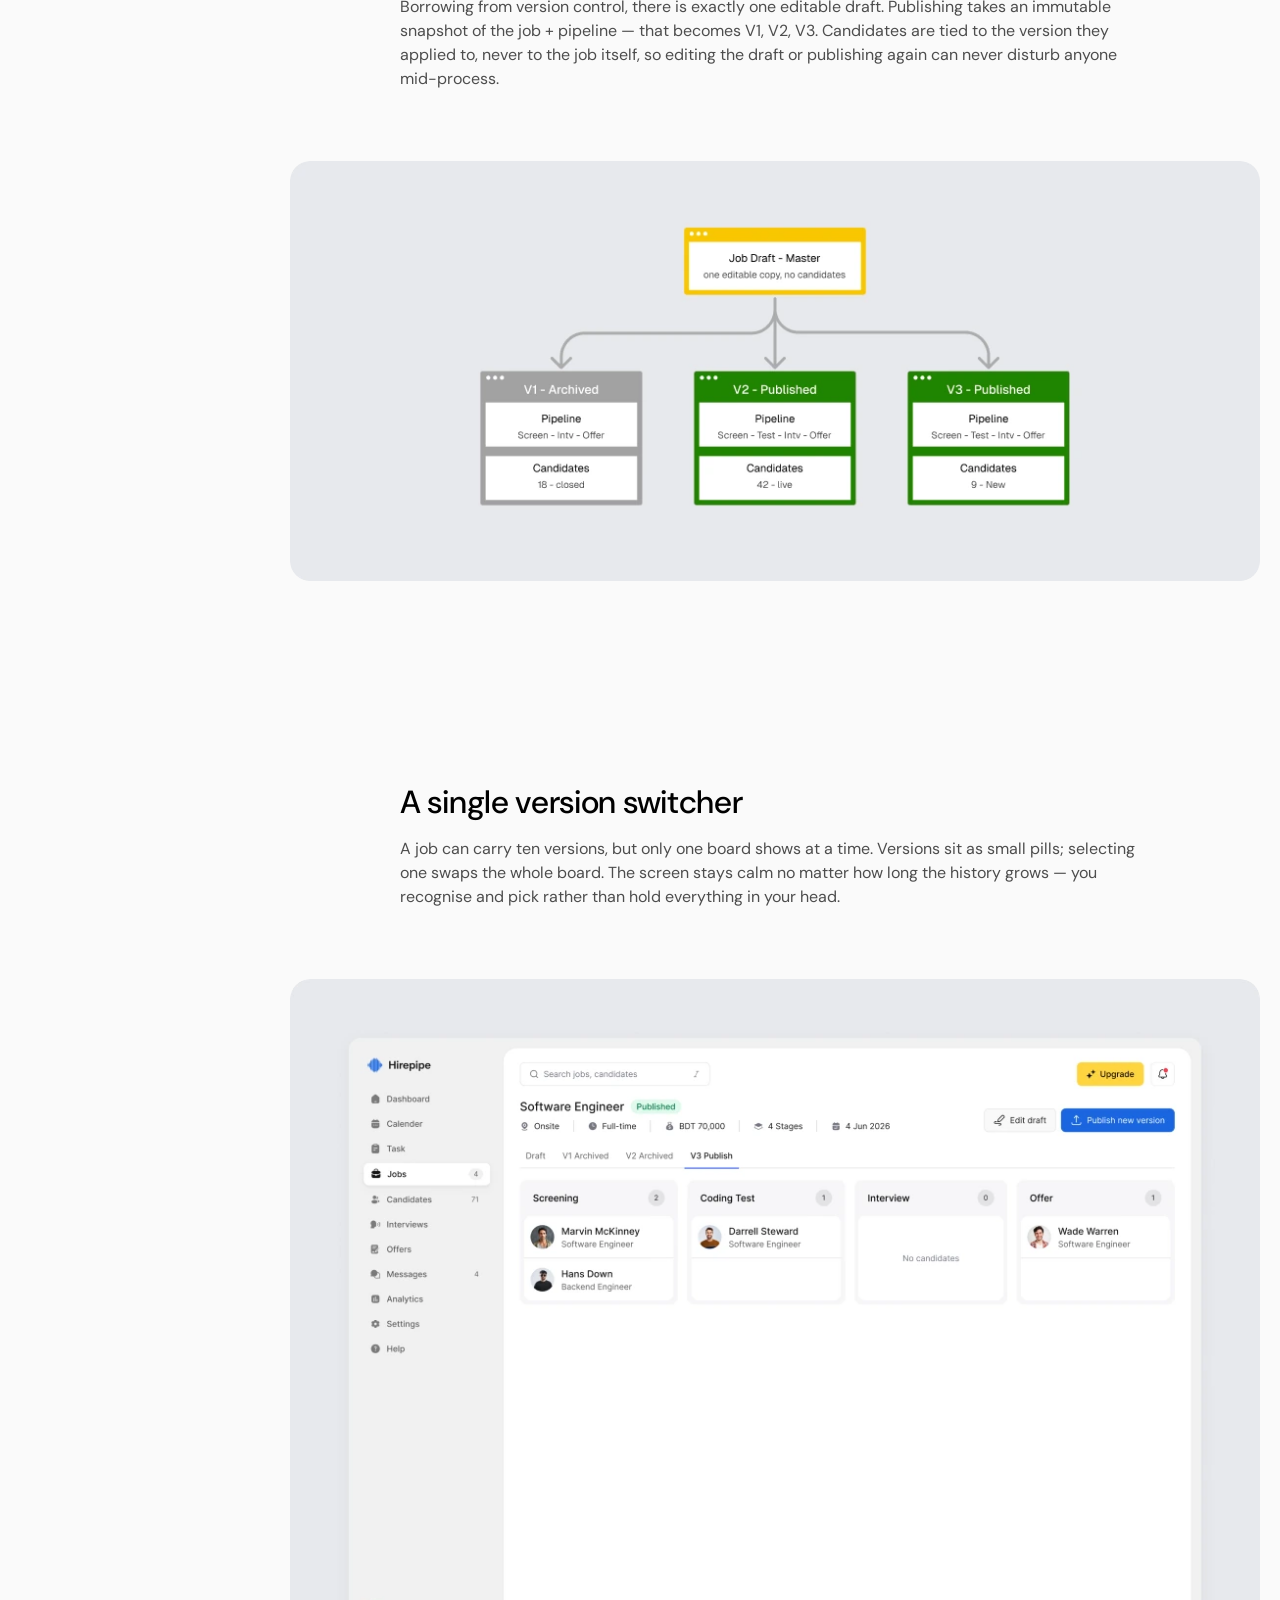
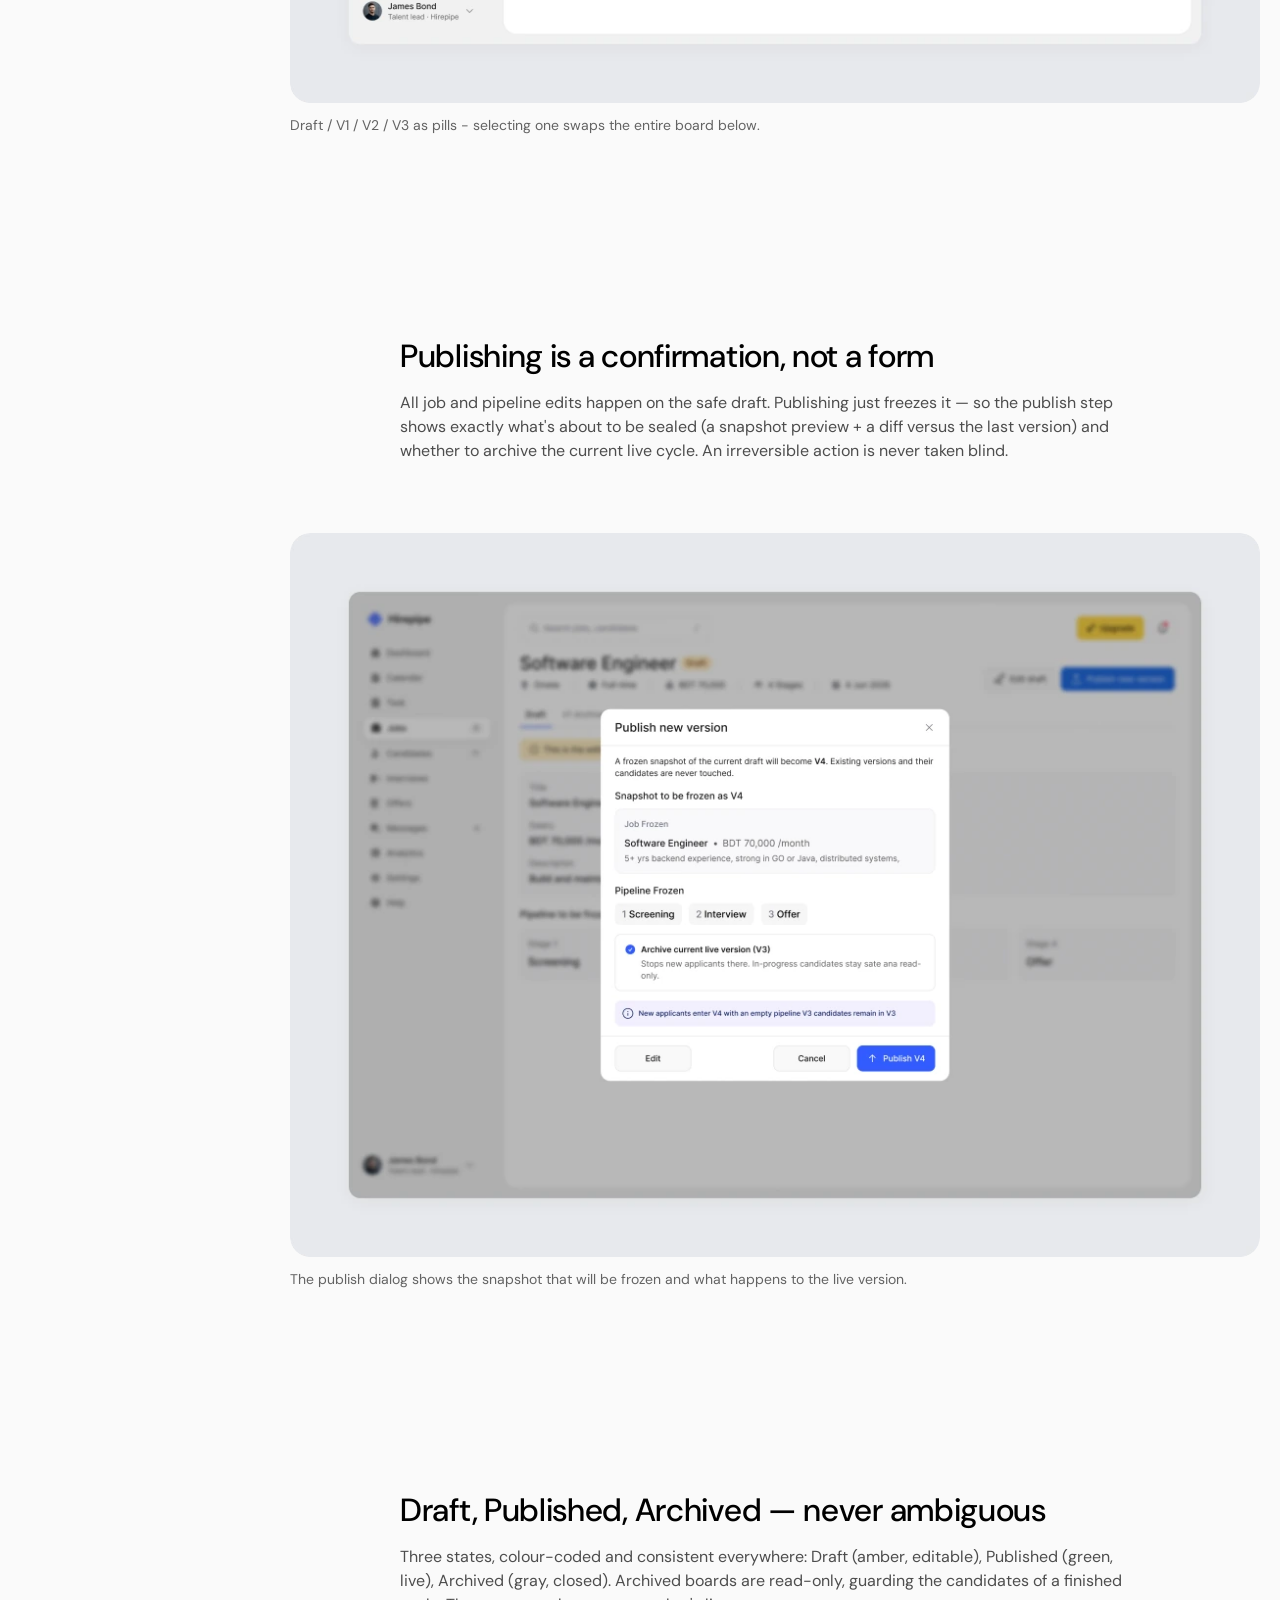
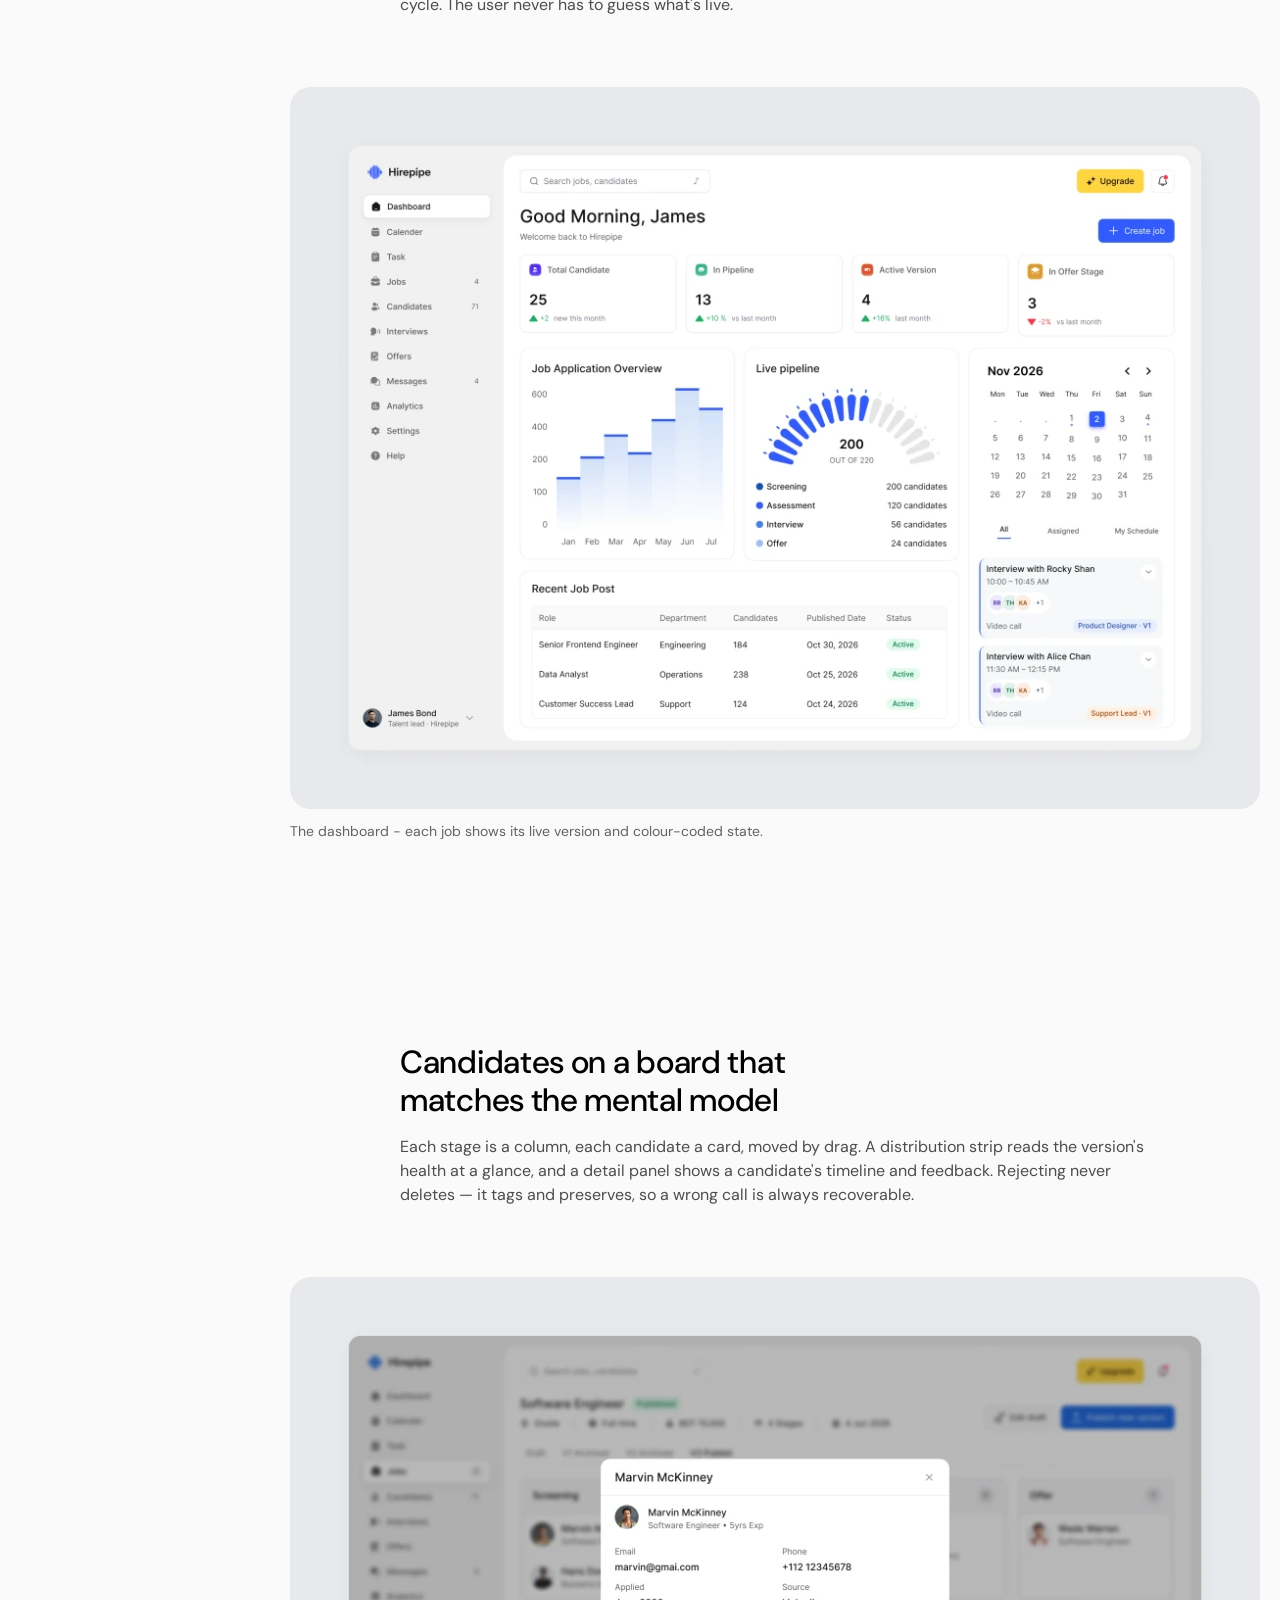
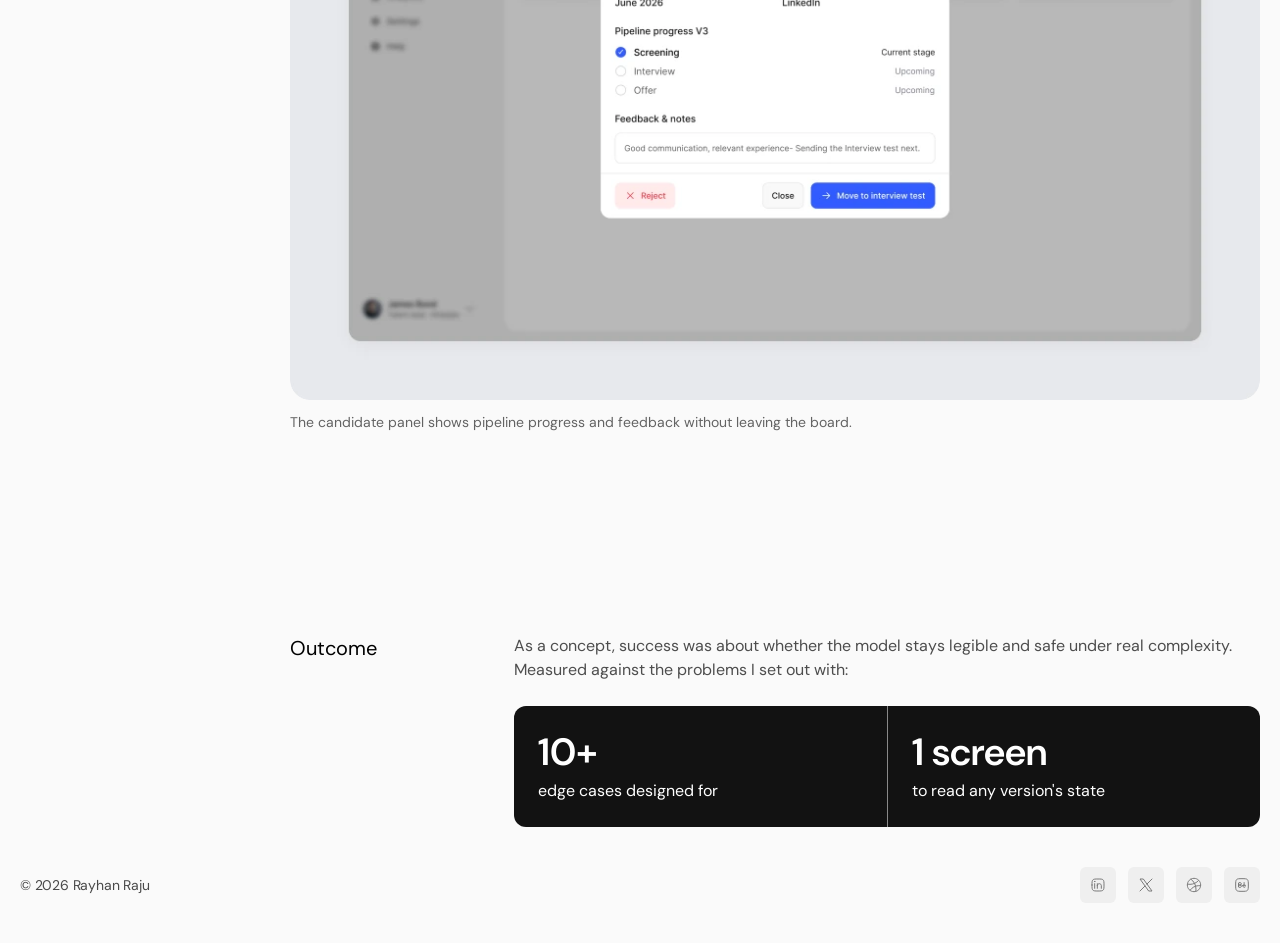
<file: case-hirepipe.html>
<!DOCTYPE html>
<html lang="en">
<head>
<meta charset="UTF-8">
<meta name="viewport" content="width=device-width, initial-scale=1.0">
<title>One Job, Many Hiring Cycles, And No Candidate Left Behind — Rayhan Raju</title>
<meta name="description" content="Hirepipe, a recruitment workspace concept by Rayhan Raju with versioned hiring cycles.">
<link rel="icon" href="favicon.ico" sizes="any">
<link rel="icon" type="image/png" sizes="32x32" href="favicon-32.png">
<link rel="icon" type="image/png" sizes="192x192" href="favicon-192.png">
<link rel="apple-touch-icon" href="apple-touch-icon.png">
<link rel="preconnect" href="https://fonts.googleapis.com">
<link rel="preconnect" href="https://fonts.gstatic.com" crossorigin>
<link href="https://fonts.googleapis.com/css2?family=DM+Sans:opsz,wght@9..40,400;9..40,500;9..40,600&display=swap" rel="stylesheet">
<link rel="stylesheet" href="style.css?v=19">
<script>try{localStorage.removeItem('rr-theme')}catch(e){}</script>
</head>
<body class="dmh">
<nav class="topnav" aria-label="Primary">
  <a href="/">Home</a>
  <a href="/about">About</a>
  <a href="https://dribbble.com/hirayhanraju" target="_blank" rel="noopener">Visuals</a>
  <a href="https://drive.google.com/file/d/1BG3UXGlWHrdBLkJpEtNa-a2Io6GpRVyj/view?usp=sharing" target="_blank" rel="noopener">Resume</a>
</nav>
<div class="cs-page">
<div class="cs">
  <aside class="cs-side">
    <a class="back" href="/"><svg viewBox="0 0 24 24" fill="none" stroke="currentColor" stroke-width="1.5" stroke-linecap="round" stroke-linejoin="round" aria-hidden="true"><path d="M4 12h16M8.5 16.5S4 13.2 4 12s4.5-4.5 4.5-4.5"/></svg>Back</a>
    <nav class="toc" aria-label="On this page">
      <a href="#overview">Project Overview</a>
      <a href="#problem">The problem</a>
      <a href="#research">Research</a>
      <a href="#competitors">Competitor Analysis</a>
      <a href="#opportunities">Design opportunities</a>
      <a href="#flow">User Flow</a>
      <a href="#decisions">Design Decisions</a>
      <a href="#outcome">Outcome</a>
    </nav>
  </aside>
  <main class="cs-main">
    <header class="cs-top rise">
      <div class="cs-title"><h1>One Job, Many Hiring Cycles, And No Candidate Left Behind</h1><p>A recruitment workspace that treats every job as a series of versioned hiring cycles — so teams can evolve a role over time without ever losing the candidates already in flight.</p></div>
      <img class="pan" src="assets/hire-hero.webp" alt="Hirepipe recruiter dashboard" width="1010" height="737">
    </header>
    <div class="dl"><div><b>Role</b><span>Product Designer<br>(UX + UI)</span></div><div><b>Scope</b><span>Research, flows,<br>UI, design system</span></div><div><b>Timeline</b><span>4 design sprints</span></div><div><b>Focus</b><span>Complex workflow<br>&amp; system design</span></div></div>
    <section class="ss first" id="overview">
      <h2>Project Overview</h2>
      <div class="c">
<p class="t16">Most applicant-tracking tools treat a job post as a single, static record. But in the real world a role is rarely hired for just once — it reopens, the salary shifts, the interview process changes, and each run attracts a different set of candidates. Editing one static post to reflect those changes quietly corrupts the history of everyone already in the pipeline.</p><p class="t16">HirePipe is a concept exploring a different model: a job isn't one record, it's a living draft plus a growing stack of <strong>frozen versions.</strong> The design challenge was to make that power feel simple — navigable, unambiguous, and safe — at enterprise scale.</p>
      </div>
    </section>
    <section class="ss" id="problem">
      <h2>The Problem</h2>
      <div class="c">
<div><p class="lead2">A job post is not a static entity:</p><p class="t16">I kept running into the same structural tension when I mapped how recruiters actually work</p></div><ol class="ol"><li><b>Roles repeat</b><span>The same position is published again and again over months, each time with tweaks to salary, requirements, or the hiring pipeline.</span></li><li><b>Candidates get stranded</b><span>Editing a live post to make those tweaks scrambles the people already mid-process — their stage, notes, and what they applied to.</span></li><li><b>History disappears</b><span>Overwriting a post erases the ability to compare cycles — which version attracted better candidates, where people dropped off.</span></li></ol><blockquote class="quote2"><q class="nq">How do you let a role evolve freely over time, without ever disturbing the candidates already inside it?</q></blockquote>
      </div>
    </section>
    <section class="ss" id="research">
      <h2>Research &amp; insights</h2>
      <div class="c">
<div><p class="lead2">Understanding how recruiters really work</p><p class="t16">I studied how established hiring platforms structure pipelines and reposting, and mapped the recurring behaviours into a few insights that shaped the whole system.</p></div><div class="cards3"><div class="icard sm"><b>Pipelines drift</b><p>Stages get renamed and reordered constantly, so the system can't rely on stage names to stay consistent.</p></div><div class="icard sm"><b>Reposting is a cycle</b><p>Recruiters think in "rounds" — the closest real pattern to versions is reopening a requisition.</p></div><div class="icard sm"><b>Nothing can be lost</b><p>Candidate records are kept for comparison, audit, and compliance — deletion is rarely acceptable.</p></div></div>
      </div>
    </section>
    <section class="ss" id="competitors">
      <h2>Competitor analysis</h2>
      <div class="c">
<div><p class="lead2">Grounded in how the category actually works</p><p class="t16">The model isn't invented from nothing — its building blocks exist, scattered, across real platforms. HirePipe unifies them into one explicit version-snapshot system.</p></div><div class="comp"><div class="ccard"><img class="clogo" src="assets/logo-workable.svg" alt="Workable" width="207" height="34"><p>Groups renamed stages under a standard type for consistent reporting. The real-world precedent for stable stage identity.</p></div><div class="ccard"><img class="clogo" src="assets/logo-flo.svg" alt="Flo" width="51" height="34"><p>When you delete a live-pipeline stage that holds candidates, it asks where to move them — the pipeline-evolution edge case in practice.</p></div><div class="ccard"><img class="clogo" src="assets/logo-greenhouse.svg" alt="Greenhouse" width="152" height="34"><p>Structured pipelines and per-stage analytics — the inspiration for the distribution strip and version-level reporting.</p></div></div>
      </div>
    </section>
    <section class="fs" id="opportunities">
      <div class="ft"><h2>Design opportunities</h2>
<div class="opps"><div class="opp"><i><svg viewBox="0 0 24 24" fill="none" stroke="currentColor" stroke-width="1.8" stroke-linecap="round" stroke-linejoin="round"><circle cx="12" cy="12" r="9"/><path d="M8 12.5l2.7 2.7L16 9.5"/></svg></i><b>More options, less clutter.</b><p>Let a job carry unlimited versions while keeping a single, calm screen.</p></div><div class="opp"><i><svg viewBox="0 0 24 24" fill="none" stroke="currentColor" stroke-width="1.8" stroke-linecap="round" stroke-linejoin="round"><circle cx="12" cy="12" r="9"/><path d="M8 12.5l2.7 2.7L16 9.5"/></svg></i><b>Keep stages consistent</b><p>Compare the same stage across versions even as labels change.</p></div><div class="opp"><i><svg viewBox="0 0 24 24" fill="none" stroke="currentColor" stroke-width="1.8" stroke-linecap="round" stroke-linejoin="round"><circle cx="12" cy="12" r="9"/><path d="M8 12.5l2.7 2.7L16 9.5"/></svg></i><b>Make state unmistakable</b><p>Clearly distinguish drafts, published items, and archived content.</p></div><div class="opp"><i><svg viewBox="0 0 24 24" fill="none" stroke="currentColor" stroke-width="1.8" stroke-linecap="round" stroke-linejoin="round"><circle cx="12" cy="12" r="9"/><path d="M8 12.5l2.7 2.7L16 9.5"/></svg></i><b>Evolve safely</b><p>Changing a role must never endanger candidates already in it.</p></div></div>
      </div>
      
    </section>
    <section class="fs" id="flow">
      <div class="ft"><h2>User flow</h2>
<p class="lead2">From draft to a frozen hiring cycle</p><p class="t16">The spine of the product is a simple loop: shape a draft, publish it into a frozen version, manage candidates inside that version — and when the role needs to change, edit the draft and publish again as the next version.</p>
      </div>
      <img class="pan" src="assets/hire-flow.webp" alt="User flow: Draft, Publish, New version, Manage, Change later" loading="lazy">
    </section>
    <section class="fs" id="decisions">
      <div class="ft"><h2>One editable draft, many frozen versions</h2>
<p class="t16">Borrowing from version control, there is exactly one editable draft. Publishing takes an immutable snapshot of the job + pipeline — that becomes V1, V2, V3. Candidates are tied to the version they applied to, never to the job itself, so editing the draft or publishing again can never disturb anyone mid-process.</p>
      </div>
      <img class="pan" src="assets/hire-versions-v2.webp" alt="One editable job draft branching into V1 archived, V2 and V3 published versions" loading="lazy">
    </section>
    <section class="fs">
      <div class="ft"><h2>A single version switcher</h2>
<p class="t16">A job can carry ten versions, but only one board shows at a time. Versions sit as small pills; selecting one swaps the whole board. The screen stays calm no matter how long the history grows — you recognise and pick rather than hold everything in your head.</p>
      </div>
      <figure class="fig"><img class="pan" src="assets/hire-switcher-v2.webp" alt="Job board with Draft, V1, V2, V3 version tabs" loading="lazy"><figcaption>Draft / V1 / V2 / V3 as pills - selecting one swaps the entire board below.</figcaption></figure>
    </section>
    <section class="fs">
      <div class="ft"><h2>Publishing is a confirmation, not a form</h2>
<p class="t16">All job and pipeline edits happen on the safe draft. Publishing just freezes it — so the publish step shows exactly what's about to be sealed (a snapshot preview + a diff versus the last version) and whether to archive the current live cycle. An irreversible action is never taken blind.</p>
      </div>
      <figure class="fig"><img class="pan" src="assets/hire-publish-v2.webp" alt="Publish new version confirmation dialog" loading="lazy"><figcaption>The publish dialog shows the snapshot that will be frozen and what happens to the live version.</figcaption></figure>
    </section>
    <section class="fs">
      <div class="ft"><h2>Draft, Published, Archived — never ambiguous</h2>
<p class="t16">Three states, colour-coded and consistent everywhere: Draft (amber, editable), Published (green, live), Archived (gray, closed). Archived boards are read-only, guarding the candidates of a finished cycle. The user never has to guess what's live.</p>
      </div>
      <figure class="fig"><img class="pan" src="assets/hire-states-v2.webp" alt="Hirepipe dashboard" loading="lazy"><figcaption>The dashboard - each job shows its live version and colour-coded state.</figcaption></figure>
    </section>
    <section class="fs">
      <div class="ft"><h2>Candidates on a board that matches the mental model</h2>
<p class="t16">Each stage is a column, each candidate a card, moved by drag. A distribution strip reads the version's health at a glance, and a detail panel shows a candidate's timeline and feedback. Rejecting never deletes — it tags and preserves, so a wrong call is always recoverable.</p>
      </div>
      <figure class="fig"><img class="pan" src="assets/hire-board-v2.webp" alt="Candidate detail panel over the pipeline board" loading="lazy"><figcaption>The candidate panel shows pipeline progress and feedback without leaving the board.</figcaption></figure>
    </section>
    <section class="ss" style="padding-top:130px" id="outcome">
      <h2>Outcome</h2>
      <div class="c">
<p class="t16">As a concept, success was about whether the model stays legible and safe under real complexity. Measured against the problems I set out with:</p><div class="kpi"><div><b>10+</b><span>edge cases designed for</span></div><div><b>1 screen</b><span>to read any version's state</span></div></div>
      </div>
    </section>
  </main>
</div>
<footer class="foot">
    <span>© 2026 Rayhan Raju</span>
    <div class="social">
      <a href="https://www.linkedin.com/in/hirayhanraju/" target="_blank" rel="noopener" aria-label="LinkedIn" title="LinkedIn"><svg class="ic" viewBox="0 0 16 16" fill="none" aria-hidden="true"><path d="M4.66602 6.66675V11.3334" stroke-linecap="round" stroke-linejoin="round" stroke="currentColor"/><path d="M7.33398 8.66675V11.3334M7.33398 8.66675C7.33398 7.56215 8.22938 6.66675 9.33398 6.66675C10.4386 6.66675 11.334 7.56215 11.334 8.66675V11.3334M7.33398 8.66675V6.66675" stroke-linecap="round" stroke-linejoin="round" stroke="currentColor"/><path d="M4.75 4.49992H4.66667M4.83333 4.49992C4.83333 4.59197 4.75871 4.66659 4.66667 4.66659C4.57462 4.66659 4.5 4.59197 4.5 4.49992C4.5 4.40787 4.57462 4.33325 4.66667 4.33325C4.75871 4.33325 4.83333 4.40787 4.83333 4.49992Z" stroke-linecap="round" stroke-linejoin="round" stroke="currentColor"/><path d="M2 8C2 5.17157 2 3.75736 2.87868 2.87868C3.75736 2 5.17157 2 8 2C10.8284 2 12.2427 2 13.1213 2.87868C14 3.75736 14 5.17157 14 8C14 10.8284 14 12.2427 13.1213 13.1213C12.2427 14 10.8284 14 8 14C5.17157 14 3.75736 14 2.87868 13.1213C2 12.2427 2 10.8284 2 8Z" stroke-linecap="round" stroke-linejoin="round" stroke="currentColor"/></svg></a>
      <a href="https://x.com/hirayhanraju" target="_blank" rel="noopener" aria-label="X (Twitter)" title="X (Twitter)"><svg class="ic" viewBox="0 0 16 16" fill="none" aria-hidden="true"><path d="M2 14L7.03227 8.96773M8.96773 7.03227L14 14H10.6667L7.03227 8.96773L2 2H5.33333L8.96773 7.03227ZM14 2L8.96773 7.03227" stroke-linecap="round" stroke-linejoin="round" stroke="currentColor"/></svg></a>
      <a href="https://dribbble.com/hirayhanraju" target="_blank" rel="noopener" aria-label="Dribbble" title="Dribbble"><svg class="ic" viewBox="0 0 16 16" fill="none" aria-hidden="true"><path d="M14.6673 7.99992C14.6673 11.6818 11.6825 14.6666 8.00065 14.6666C4.31875 14.6666 1.33398 11.6818 1.33398 7.99992C1.33398 4.31802 4.31875 1.33325 8.00065 1.33325C11.6825 1.33325 14.6673 4.31802 14.6673 7.99992Z" stroke="currentColor"/><path d="M14.6667 8.84301C14.0488 8.72715 13.4133 8.66675 12.7648 8.66675C9.19653 8.66675 6.0229 10.4951 4 13.3334" stroke-linejoin="round" stroke="currentColor"/><path d="M12.6673 3.33325C10.581 5.7782 7.44592 7.33325 3.9404 7.33325C3.04356 7.33325 2.17097 7.23145 1.33398 7.03905" stroke-linejoin="round" stroke="currentColor"/><path d="M9.74455 14.6667C9.91162 13.8573 9.99935 13.0191 9.99935 12.1605C9.99935 7.9498 7.88888 4.23097 4.66602 2" stroke-linejoin="round" stroke="currentColor"/></svg></a>
      <a href="https://www.behance.net/hirayhanraju" target="_blank" rel="noopener" aria-label="Behance" title="Behance"><svg class="ic" viewBox="0 0 16 16" fill="none" aria-hidden="true"><path d="M1.66602 8.00008C1.66602 5.01452 1.66602 3.52174 2.59351 2.59424C3.52101 1.66675 5.01379 1.66675 7.99935 1.66675C10.9849 1.66675 12.4777 1.66675 13.4052 2.59424C14.3327 3.52174 14.3327 5.01452 14.3327 8.00008C14.3327 10.9856 14.3327 12.4784 13.4052 13.4059C12.4777 14.3334 10.9849 14.3334 7.99935 14.3334C5.01379 14.3334 3.52101 14.3334 2.59351 13.4059C1.66602 12.4784 1.66602 10.9856 1.66602 8.00008Z" stroke-linejoin="round" stroke="currentColor"/><path d="M4.5 7.99008V6.00336C4.5 5.8153 4.65437 5.66284 4.84478 5.66284H6.16331C6.45657 5.66284 6.75797 5.7133 6.9765 5.90642C7.2103 6.11298 7.43703 6.43298 7.42577 6.86068C7.4127 7.35948 7.0485 7.94902 6.51487 7.99008C6.46223 7.99413 6.40991 7.99738 6.35741 7.99996M4.5 7.99008C4.52181 7.99008 4.54338 7.9901 4.56472 7.99014M4.5 7.99008V9.97842C4.5 10.1665 4.65439 10.3187 4.84479 10.3206C5.60524 10.3279 6.04769 10.3549 6.51487 10.3189C7.0485 10.2778 7.4127 9.68828 7.42577 9.18948C7.43703 8.76182 7.2103 8.44182 6.9765 8.23522C6.80613 8.08464 6.58539 8.02079 6.35741 7.99996M4.5 7.99008L4.56472 7.99014M6.35741 7.99996C5.88952 8.02287 5.40762 7.99169 4.56472 7.99014M6.35741 7.99996C6.29296 7.99407 6.22794 7.99162 6.16331 7.99162L4.56472 7.99014M11.1964 9.97708C10.9042 10.2601 9.48123 10.8196 8.96857 9.34708C8.9153 9.20008 8.8729 8.88302 8.89763 8.63808M8.89763 8.63808C8.93983 8.22102 9.1239 7.63602 9.8071 7.39728C10.7855 7.05542 11.4008 8.00442 11.5601 8.63808H8.89763ZM9.7253 6.00072H10.6321" stroke-linecap="round" stroke-linejoin="round" stroke="currentColor"/></svg></a>
    </div>
  </footer>
</div>
<script src="script.js?v=19"></script>
</body>
</html>
</file>
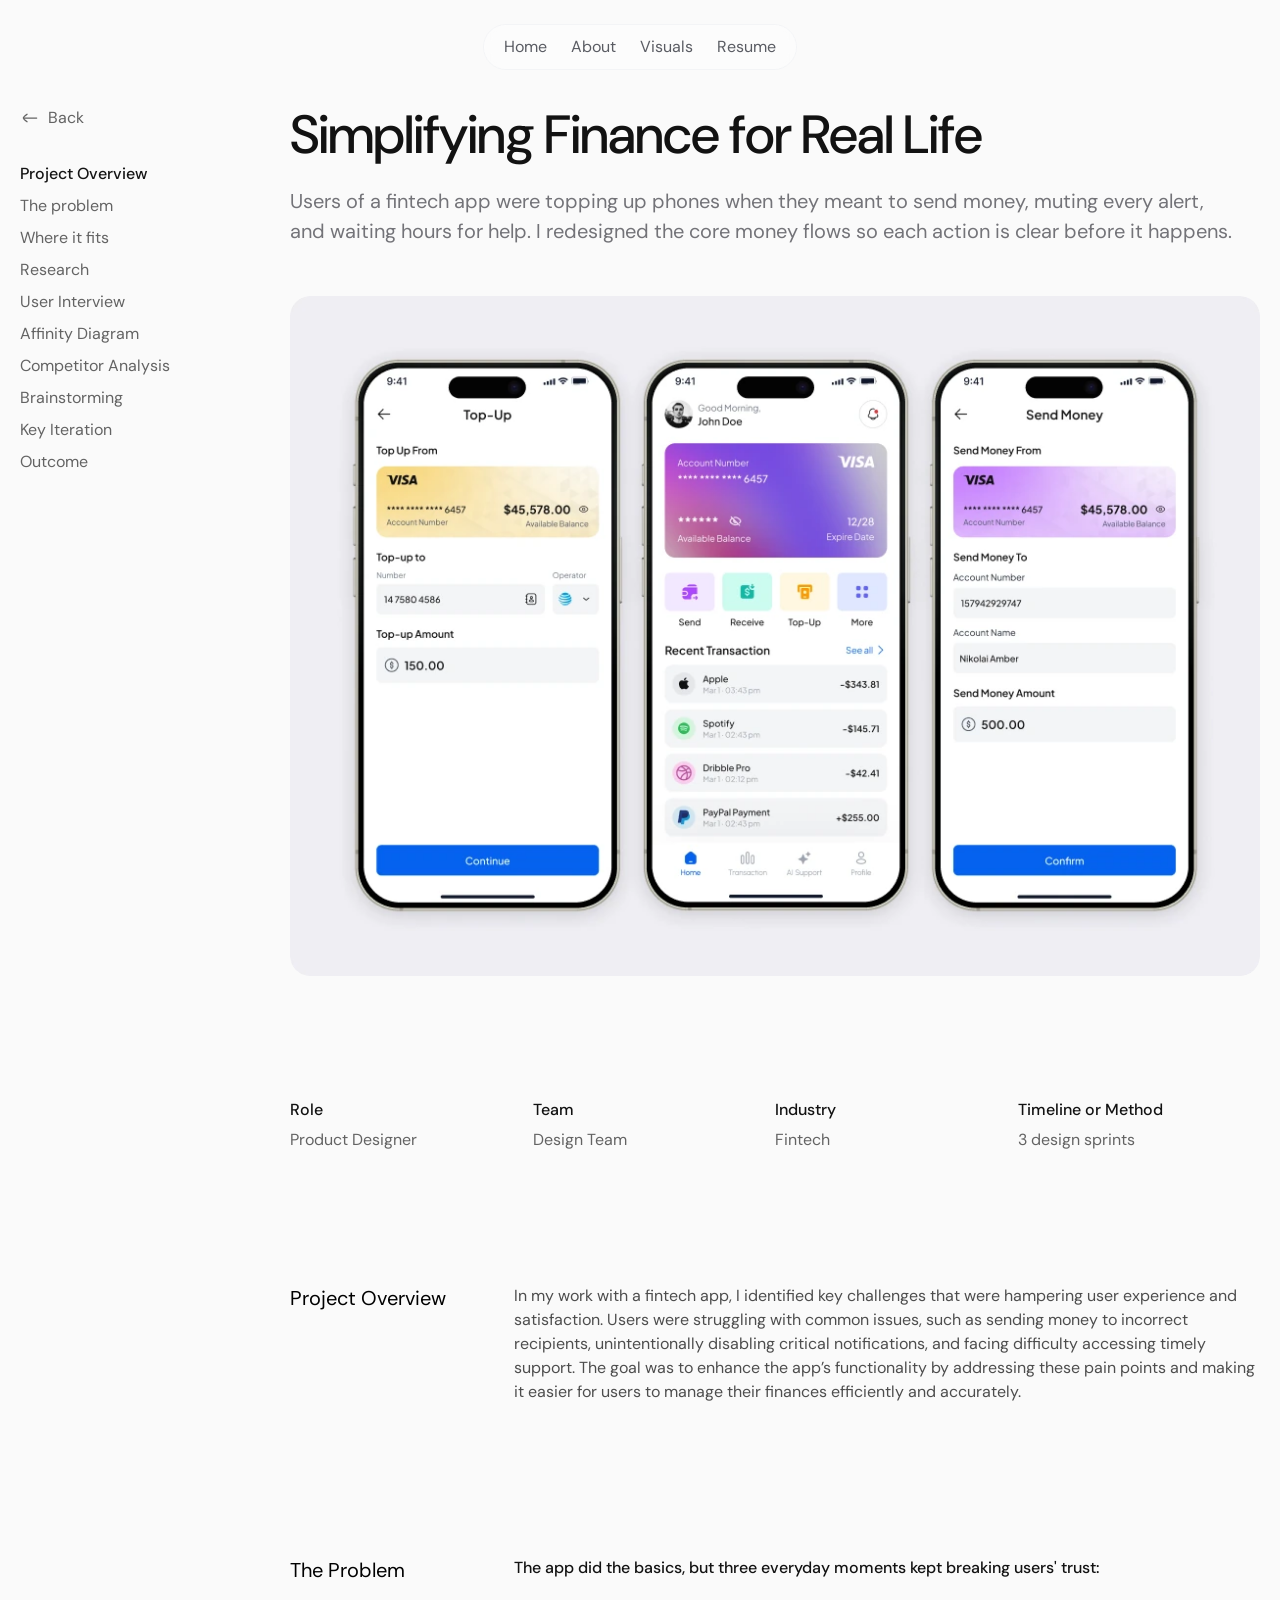
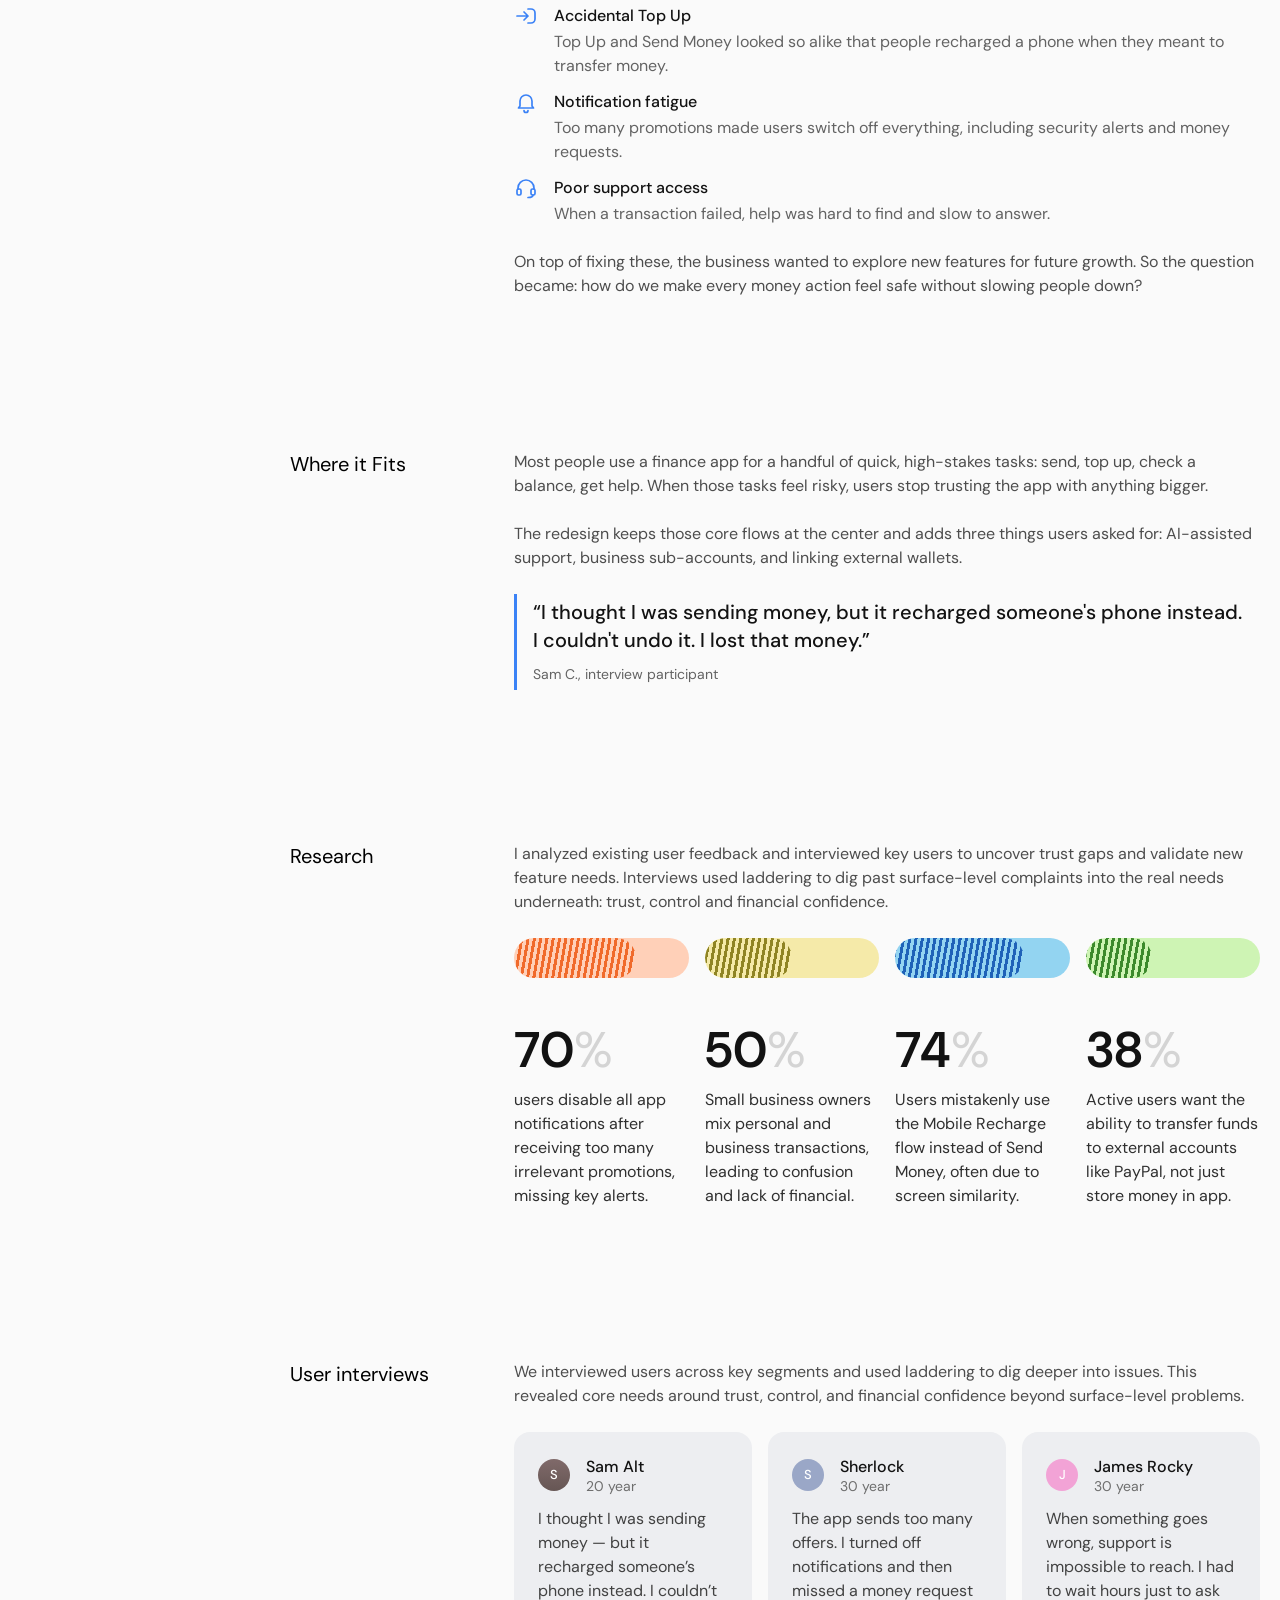
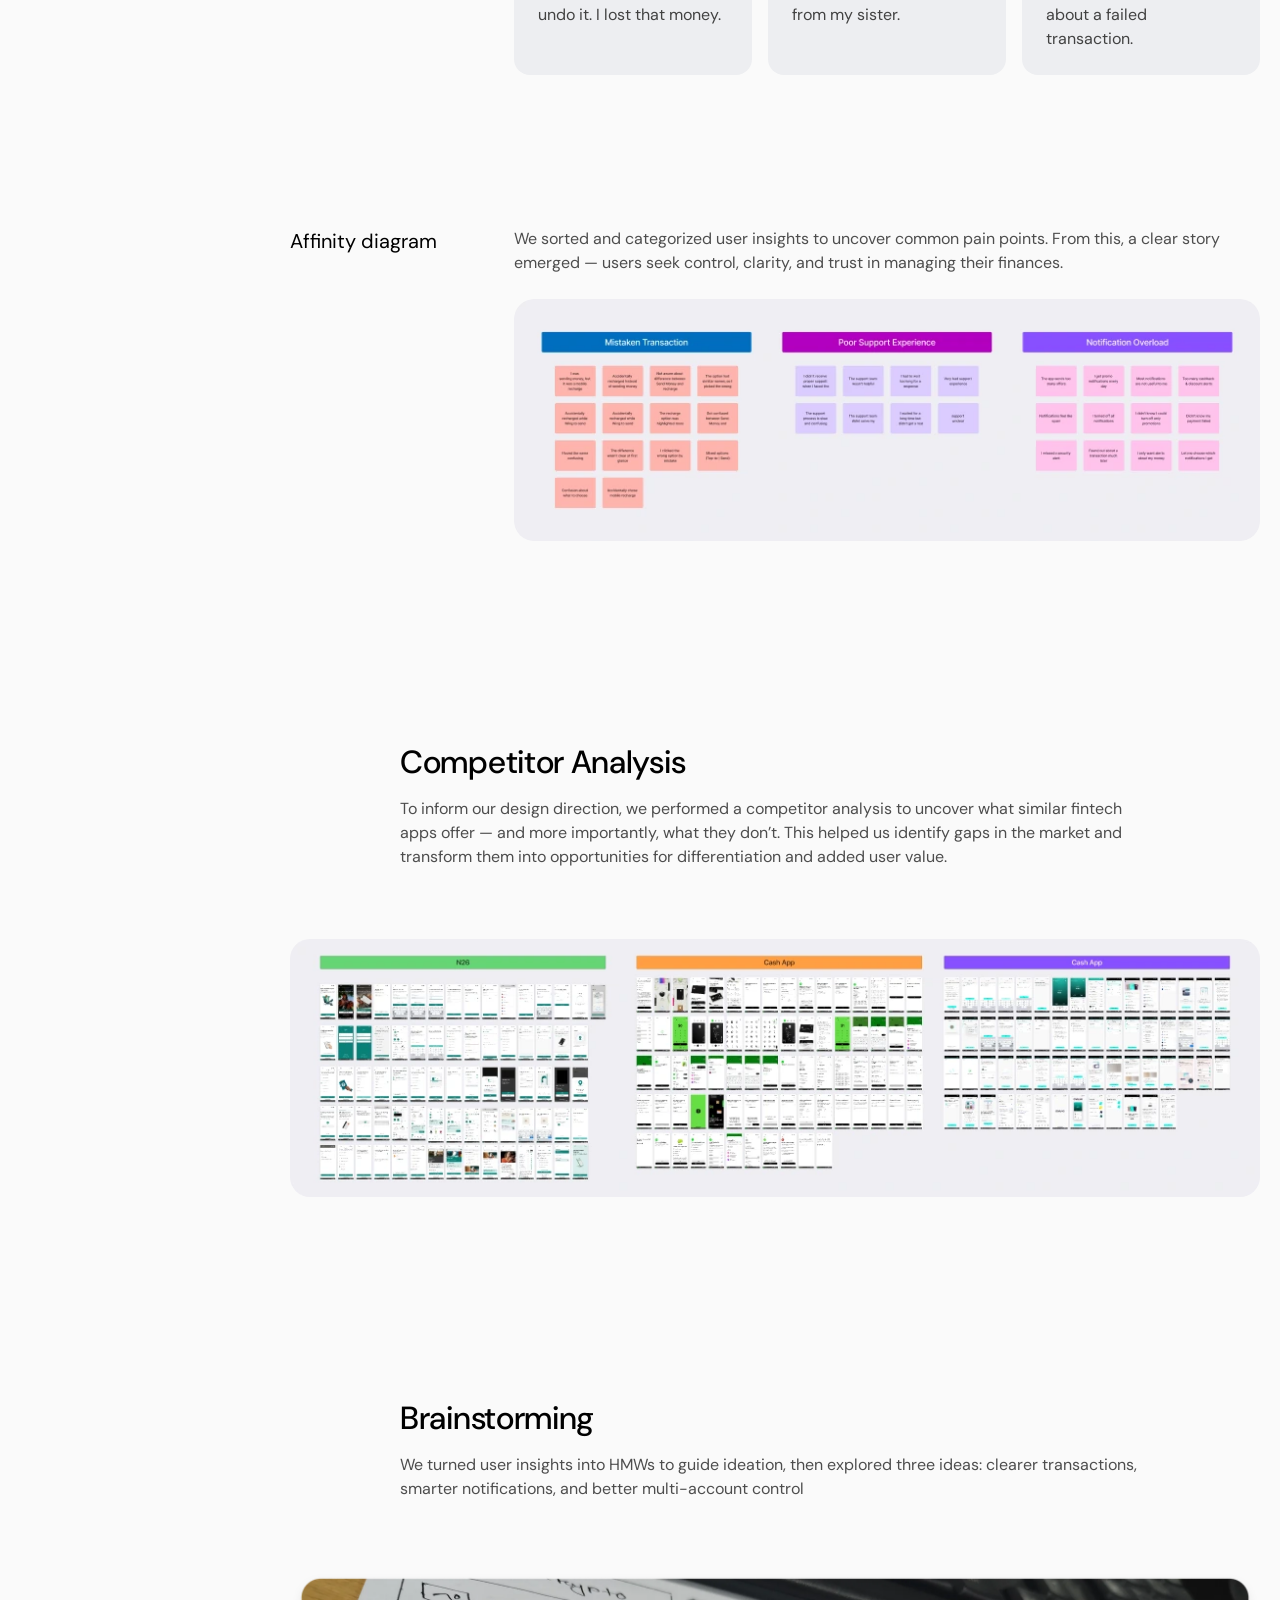
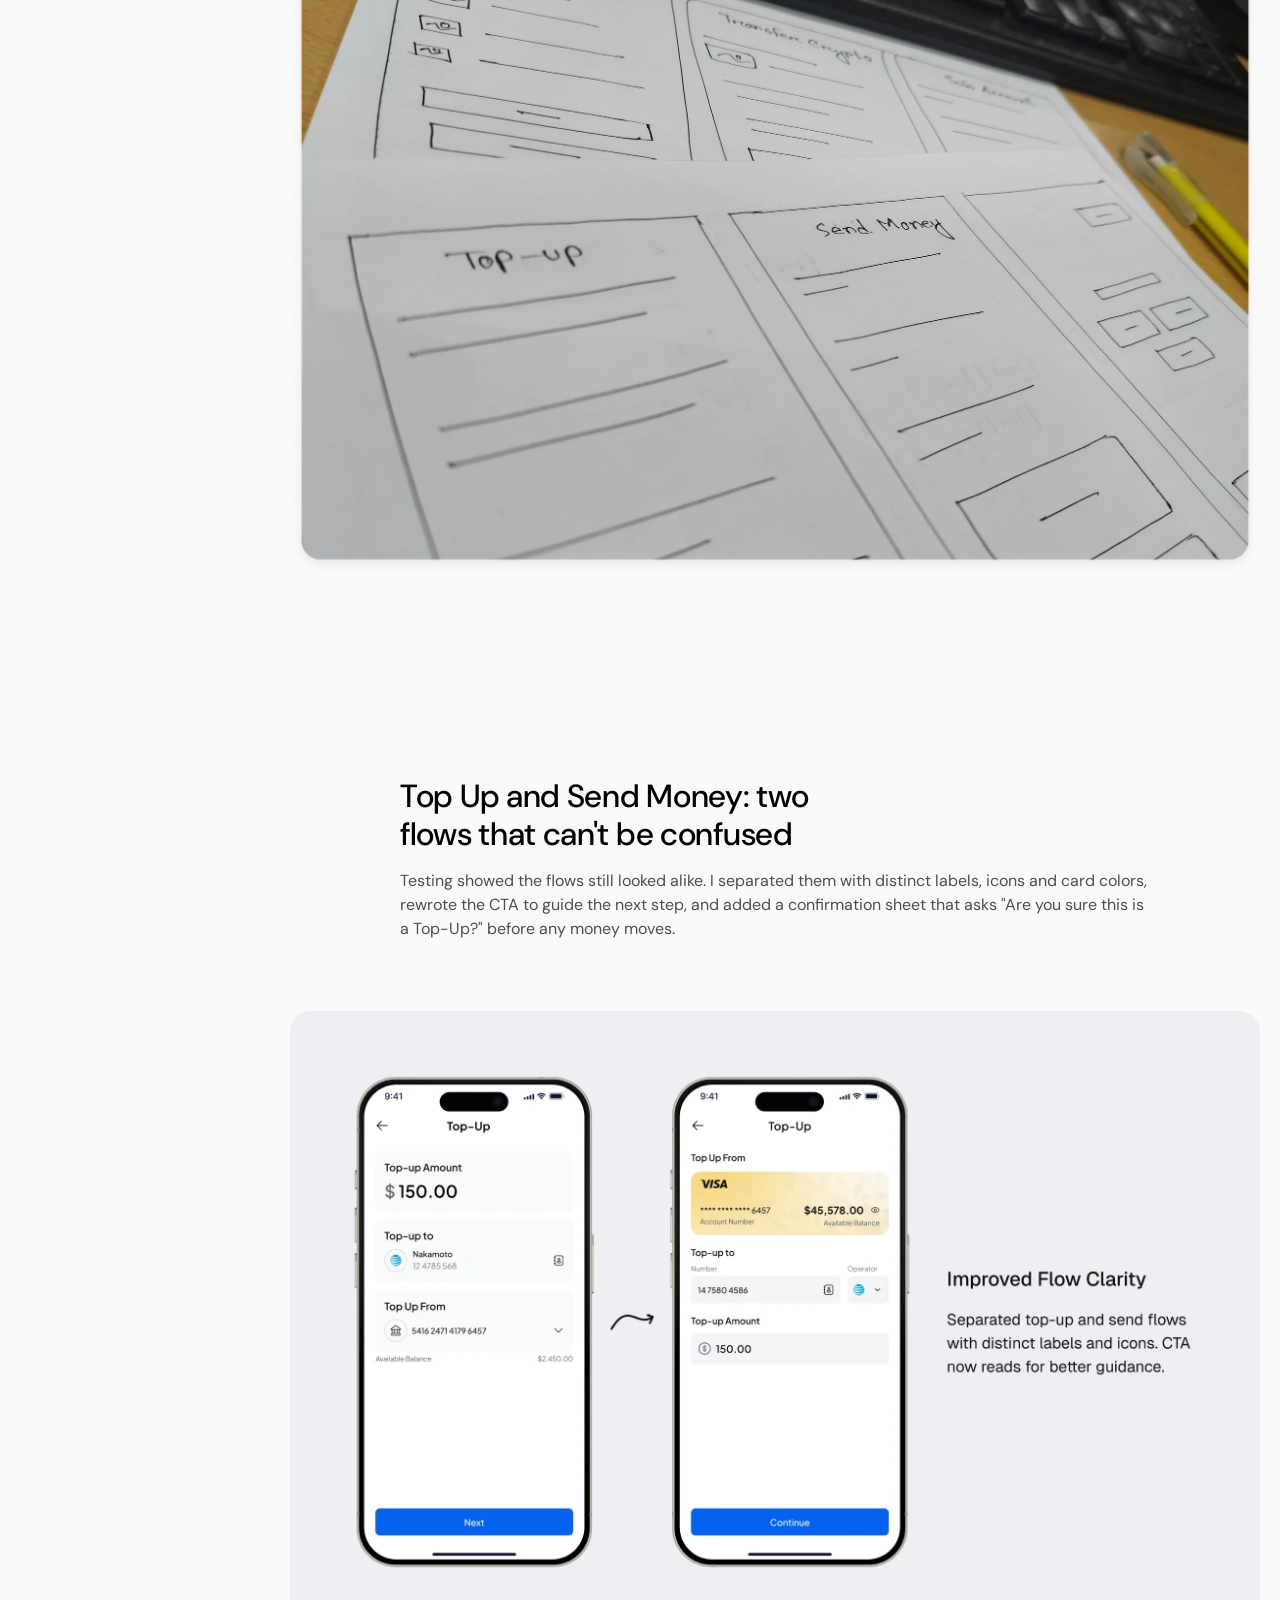
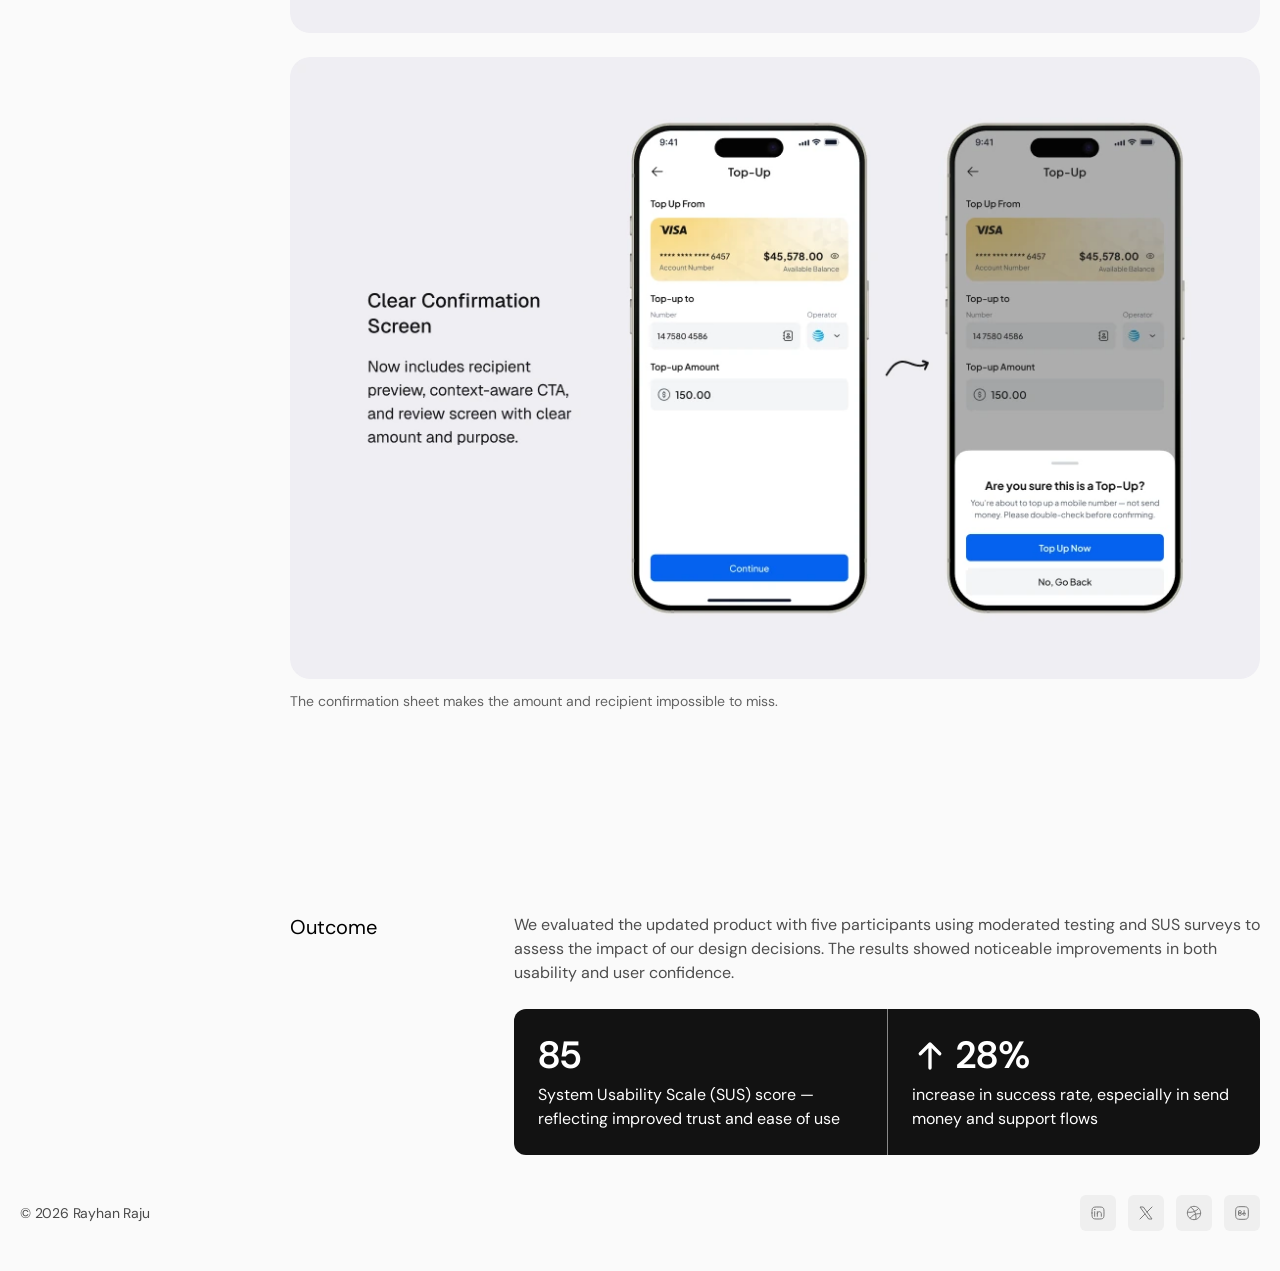
<file: case-money-transfer.html>
<!DOCTYPE html>
<html lang="en">
<head>
<meta charset="UTF-8">
<meta name="viewport" content="width=device-width, initial-scale=1.0">
<title>Simplifying Finance for Real Life — Rayhan Raju</title>
<meta name="description" content="A fintech redesign by Rayhan Raju that makes every money action clear before it happens.">
<link rel="icon" href="favicon.ico" sizes="any">
<link rel="icon" type="image/png" sizes="32x32" href="favicon-32.png">
<link rel="icon" type="image/png" sizes="192x192" href="favicon-192.png">
<link rel="apple-touch-icon" href="apple-touch-icon.png">
<link rel="preconnect" href="https://fonts.googleapis.com">
<link rel="preconnect" href="https://fonts.gstatic.com" crossorigin>
<link href="https://fonts.googleapis.com/css2?family=DM+Sans:opsz,wght@9..40,400;9..40,500;9..40,600&display=swap" rel="stylesheet">
<link rel="stylesheet" href="style.css?v=19">
<script>try{localStorage.removeItem('rr-theme')}catch(e){}</script>
</head>
<body>
<nav class="topnav" aria-label="Primary">
  <a href="/">Home</a>
  <a href="/about">About</a>
  <a href="https://dribbble.com/hirayhanraju" target="_blank" rel="noopener">Visuals</a>
  <a href="https://drive.google.com/file/d/1BG3UXGlWHrdBLkJpEtNa-a2Io6GpRVyj/view?usp=sharing" target="_blank" rel="noopener">Resume</a>
</nav>
<div class="cs-page">
<div class="cs">
  <aside class="cs-side">
    <a class="back" href="/"><svg viewBox="0 0 24 24" fill="none" stroke="currentColor" stroke-width="1.5" stroke-linecap="round" stroke-linejoin="round" aria-hidden="true"><path d="M4 12h16M8.5 16.5S4 13.2 4 12s4.5-4.5 4.5-4.5"/></svg>Back</a>
    <nav class="toc" aria-label="On this page">
      <a href="#overview">Project Overview</a>
      <a href="#problem">The problem</a>
      <a href="#fits">Where it fits</a>
      <a href="#research">Research</a>
      <a href="#interviews">User Interview</a>
      <a href="#affinity">Affinity Diagram</a>
      <a href="#competitors">Competitor Analysis</a>
      <a href="#brainstorming">Brainstorming</a>
      <a href="#iteration">Key Iteration</a>
      <a href="#outcome">Outcome</a>
    </nav>
  </aside>
  <main class="cs-main">
    <header class="cs-top rise">
      <div class="cs-title"><h1>Simplifying Finance for Real Life</h1><p>Users of a fintech app were topping up phones when they meant to send money, muting every alert, and waiting hours for help. I redesigned the core money flows so each action is clear before it happens.</p></div>
      <img class="pan" src="assets/money-hero.webp" alt="Top-Up, Home and Send Money screens of the fintech app redesign" width="1010" height="737">
    </header>
    <div class="dl"><div><b>Role</b><span>Product Designer</span></div><div><b>Team</b><span>Design Team</span></div><div><b>Industry</b><span>Fintech</span></div><div><b>Timeline or Method</b><span>3 design sprints</span></div></div>
    <section class="ss first" id="overview">
      <h2>Project Overview</h2>
      <div class="c">
<p class="t16">In my work with a fintech app, I identified key challenges that were hampering user experience and satisfaction. Users were struggling with common issues, such as sending money to incorrect recipients, unintentionally disabling critical notifications, and facing difficulty accessing timely support. The goal was to enhance the app’s functionality by addressing these pain points and making it easier for users to manage their finances efficiently and accurately.</p>
      </div>
    </section>
    <section class="ss" id="problem">
      <h2>The Problem</h2>
      <div class="c">
<p class="lead2">The app did the basics, but three everyday moments kept breaking users' trust:</p><div class="issues"><div class="issue"><svg viewBox="0 0 24 24" fill="none" stroke="currentColor" stroke-width="1.7" stroke-linecap="round" stroke-linejoin="round"><path d="M3 12h11M10 8l4 4-4 4"/><path d="M14 5h3a4 4 0 014 4v6a4 4 0 01-4 4h-3"/></svg><div><b>Accidental Top Up</b><span>Top Up and Send Money looked so alike that people recharged a phone when they meant to transfer money.</span></div></div><div class="issue"><svg viewBox="0 0 24 24" fill="none" stroke="currentColor" stroke-width="1.7" stroke-linecap="round" stroke-linejoin="round"><path d="M6 16V11a6 6 0 1112 0v5l1.5 2h-15z"/><path d="M10 20.5a2 2 0 004 0"/></svg><div><b>Notification fatigue</b><span>Too many promotions made users switch off everything, including security alerts and money requests.</span></div></div><div class="issue"><svg viewBox="0 0 24 24" fill="none" stroke="currentColor" stroke-width="1.7" stroke-linecap="round" stroke-linejoin="round"><path d="M4 13v-1a8 8 0 0116 0v1"/><rect x="3" y="13" width="4" height="6" rx="1.5"/><rect x="17" y="13" width="4" height="6" rx="1.5"/><path d="M19 19c0 1.5-2 2.5-5 2.5"/></svg><div><b>Poor support access</b><span>When a transaction failed, help was hard to find and slow to answer.</span></div></div></div><p class="t16">On top of fixing these, the business wanted to explore new features for future growth. So the question became: how do we make every money action feel safe without slowing people down?</p>
      </div>
    </section>
    <section class="ss" id="fits">
      <h2>Where it Fits</h2>
      <div class="c">
<p class="t16">Most people use a finance app for a handful of quick, high-stakes tasks: send, top up, check a balance, get help. When those tasks feel risky, users stop trusting the app with anything bigger.</p><p class="t16">The redesign keeps those core flows at the center and adds three things users asked for: AI-assisted support, business sub-accounts, and linking external wallets.</p><blockquote class="quote2"><q>I thought I was sending money, but it recharged someone's phone instead. I couldn't undo it. I lost that money.</q><small>Sam C., interview participant</small></blockquote>
      </div>
    </section>
    <section class="ss" id="research">
      <h2>Research</h2>
      <div class="c">
<p class="t16">I analyzed existing user feedback and interviewed key users to uncover trust gaps and validate new feature needs. Interviews used laddering to dig past surface-level complaints into the real needs underneath: trust, control and financial confidence.</p><div class="stats">
          <div class="stat"><div class="bar" style="background:#ffd0b8;--c:#f06a2b;--w:70%"><i></i></div><div><div class="n">70<em>%</em></div><p>users disable all app notifications after receiving too many irrelevant promotions, missing key alerts.</p></div></div>
          <div class="stat"><div class="bar" style="background:#f5eaa9;--c:#8f8424;--w:50%"><i></i></div><div><div class="n">50<em>%</em></div><p>Small business owners mix personal and business transactions, leading to confusion and lack of financial.</p></div></div>
          <div class="stat"><div class="bar" style="background:#93d4f1;--c:#1f62b8;--w:74%"><i></i></div><div><div class="n">74<em>%</em></div><p>Users mistakenly use the Mobile Recharge flow instead of Send Money, often due to screen similarity.</p></div></div>
          <div class="stat"><div class="bar" style="background:#cef4b4;--c:#3c8a2c;--w:38%"><i></i></div><div><div class="n">38<em>%</em></div><p>Active users want the ability to transfer funds to external accounts like PayPal, not just store money in app.</p></div></div>
        </div>
      </div>
    </section>
    <section class="ss" id="interviews">
      <h2>User interviews</h2>
      <div class="c">
<p class="t16">We interviewed users across key segments and used laddering to dig deeper into issues. This revealed core needs around trust, control, and financial confidence beyond surface-level problems.</p><div class="cards3"><div class="icard sm"><div class="person"><div class="face" style="background:linear-gradient(#806a6a,#665654);width:32px;height:32px;font-size:13px">S</div><div><b style="font-size:16px;line-height:21px">Sam Alt</b><span style="font-size:14px;line-height:18px">20 year</span></div></div><p>I thought I was sending money — but it recharged someone’s phone instead. I couldn’t undo it. I lost that money.</p></div><div class="icard sm"><div class="person"><div class="face" style="background:#9aa7c7;width:32px;height:32px;font-size:13px">S</div><div><b style="font-size:16px;line-height:21px">Sherlock</b><span style="font-size:14px;line-height:18px">30 year</span></div></div><p>The app sends too many offers. I turned off notifications and then missed a money request from my sister.</p></div><div class="icard sm"><div class="person"><div class="face" style="background:#f2a3d6;width:32px;height:32px;font-size:13px">J</div><div><b style="font-size:16px;line-height:21px">James Rocky</b><span style="font-size:14px;line-height:18px">30 year</span></div></div><p>When something goes wrong, support is impossible to reach. I had to wait hours just to ask about a failed transaction.</p></div></div>
      </div>
    </section>
    <section class="ss" id="affinity">
      <h2>Affinity diagram</h2>
      <div class="c">
<p class="t16">We sorted and categorized user insights to uncover common pain points. From this, a clear story emerged — users seek control, clarity, and trust in managing their finances.</p><img class="pan" src="assets/money-affinity-v2.webp" alt="Affinity diagram grouping insights into Mistaken Transaction, Poor Support Experience and Notification Overload" loading="lazy">
      </div>
    </section>
    <section class="fs" id="competitors">
      <div class="ft"><h2>Competitor Analysis</h2>
<p class="t16">To inform our design direction, we performed a competitor analysis to uncover what similar fintech apps offer — and more importantly, what they don’t. This helped us identify gaps in the market and transform them into opportunities for differentiation and added user value.</p>
      </div>
      <img class="pan" src="assets/money-competitors.webp" alt="Screen-by-screen teardown of N26 and Cash App flows" loading="lazy">
    </section>
    <section class="fs" id="brainstorming">
      <div class="ft"><h2>Brainstorming</h2>
<p class="t16">We turned user insights into HMWs to guide ideation, then explored three ideas: clearer transactions, smarter notifications, and better multi-account control</p>
      </div>
      <img class="pan" src="assets/money-sketches.webp" alt="Paper sketches of Top-up and Send Money screens" loading="lazy">
    </section>
    <section class="fs" id="iteration">
      <div class="ft"><h2>Top Up and Send Money: two flows that can't be confused</h2>
<p class="t16">Testing showed the flows still looked alike. I separated them with distinct labels, icons and card colors, rewrote the CTA to guide the next step, and added a confirmation sheet that asks "Are you sure this is a Top-Up?" before any money moves.</p>
      </div>
      <div class="stk"><img class="pan" src="assets/money-iter-1.webp" alt="Improved flow clarity: Top-Up before and after" loading="lazy"><figure class="fig"><img class="pan" src="assets/money-iter-2.webp" alt="Clear confirmation screen: Are you sure this is a Top-Up?" loading="lazy"><figcaption>The confirmation sheet makes the amount and recipient impossible to miss.</figcaption></figure></div>
    </section>
    <section class="ss" style="padding-top:130px" id="outcome">
      <h2>Outcome</h2>
      <div class="c">
<p class="t16">We evaluated the updated product with five participants using moderated testing and SUS surveys to assess the impact of our design decisions. The results showed noticeable improvements in both usability and user confidence.</p><div class="kpi"><div><b>85</b><span>System Usability Scale (SUS) score — reflecting improved trust and ease of use</span></div><div><b><svg viewBox="0 0 24 24" fill="none" stroke="#fff" stroke-width="2.2" stroke-linecap="round" stroke-linejoin="round"><path d="M12 20V4M5.5 10.5L12 4l6.5 6.5"/></svg>28%</b><span>increase in success rate, especially in send money and support flows</span></div></div>
      </div>
    </section>
  </main>
</div>
<footer class="foot">
    <span>© 2026 Rayhan Raju</span>
    <div class="social">
      <a href="https://www.linkedin.com/in/hirayhanraju/" target="_blank" rel="noopener" aria-label="LinkedIn" title="LinkedIn"><svg class="ic" viewBox="0 0 16 16" fill="none" aria-hidden="true"><path d="M4.66602 6.66675V11.3334" stroke-linecap="round" stroke-linejoin="round" stroke="currentColor"/><path d="M7.33398 8.66675V11.3334M7.33398 8.66675C7.33398 7.56215 8.22938 6.66675 9.33398 6.66675C10.4386 6.66675 11.334 7.56215 11.334 8.66675V11.3334M7.33398 8.66675V6.66675" stroke-linecap="round" stroke-linejoin="round" stroke="currentColor"/><path d="M4.75 4.49992H4.66667M4.83333 4.49992C4.83333 4.59197 4.75871 4.66659 4.66667 4.66659C4.57462 4.66659 4.5 4.59197 4.5 4.49992C4.5 4.40787 4.57462 4.33325 4.66667 4.33325C4.75871 4.33325 4.83333 4.40787 4.83333 4.49992Z" stroke-linecap="round" stroke-linejoin="round" stroke="currentColor"/><path d="M2 8C2 5.17157 2 3.75736 2.87868 2.87868C3.75736 2 5.17157 2 8 2C10.8284 2 12.2427 2 13.1213 2.87868C14 3.75736 14 5.17157 14 8C14 10.8284 14 12.2427 13.1213 13.1213C12.2427 14 10.8284 14 8 14C5.17157 14 3.75736 14 2.87868 13.1213C2 12.2427 2 10.8284 2 8Z" stroke-linecap="round" stroke-linejoin="round" stroke="currentColor"/></svg></a>
      <a href="https://x.com/hirayhanraju" target="_blank" rel="noopener" aria-label="X (Twitter)" title="X (Twitter)"><svg class="ic" viewBox="0 0 16 16" fill="none" aria-hidden="true"><path d="M2 14L7.03227 8.96773M8.96773 7.03227L14 14H10.6667L7.03227 8.96773L2 2H5.33333L8.96773 7.03227ZM14 2L8.96773 7.03227" stroke-linecap="round" stroke-linejoin="round" stroke="currentColor"/></svg></a>
      <a href="https://dribbble.com/hirayhanraju" target="_blank" rel="noopener" aria-label="Dribbble" title="Dribbble"><svg class="ic" viewBox="0 0 16 16" fill="none" aria-hidden="true"><path d="M14.6673 7.99992C14.6673 11.6818 11.6825 14.6666 8.00065 14.6666C4.31875 14.6666 1.33398 11.6818 1.33398 7.99992C1.33398 4.31802 4.31875 1.33325 8.00065 1.33325C11.6825 1.33325 14.6673 4.31802 14.6673 7.99992Z" stroke="currentColor"/><path d="M14.6667 8.84301C14.0488 8.72715 13.4133 8.66675 12.7648 8.66675C9.19653 8.66675 6.0229 10.4951 4 13.3334" stroke-linejoin="round" stroke="currentColor"/><path d="M12.6673 3.33325C10.581 5.7782 7.44592 7.33325 3.9404 7.33325C3.04356 7.33325 2.17097 7.23145 1.33398 7.03905" stroke-linejoin="round" stroke="currentColor"/><path d="M9.74455 14.6667C9.91162 13.8573 9.99935 13.0191 9.99935 12.1605C9.99935 7.9498 7.88888 4.23097 4.66602 2" stroke-linejoin="round" stroke="currentColor"/></svg></a>
      <a href="https://www.behance.net/hirayhanraju" target="_blank" rel="noopener" aria-label="Behance" title="Behance"><svg class="ic" viewBox="0 0 16 16" fill="none" aria-hidden="true"><path d="M1.66602 8.00008C1.66602 5.01452 1.66602 3.52174 2.59351 2.59424C3.52101 1.66675 5.01379 1.66675 7.99935 1.66675C10.9849 1.66675 12.4777 1.66675 13.4052 2.59424C14.3327 3.52174 14.3327 5.01452 14.3327 8.00008C14.3327 10.9856 14.3327 12.4784 13.4052 13.4059C12.4777 14.3334 10.9849 14.3334 7.99935 14.3334C5.01379 14.3334 3.52101 14.3334 2.59351 13.4059C1.66602 12.4784 1.66602 10.9856 1.66602 8.00008Z" stroke-linejoin="round" stroke="currentColor"/><path d="M4.5 7.99008V6.00336C4.5 5.8153 4.65437 5.66284 4.84478 5.66284H6.16331C6.45657 5.66284 6.75797 5.7133 6.9765 5.90642C7.2103 6.11298 7.43703 6.43298 7.42577 6.86068C7.4127 7.35948 7.0485 7.94902 6.51487 7.99008C6.46223 7.99413 6.40991 7.99738 6.35741 7.99996M4.5 7.99008C4.52181 7.99008 4.54338 7.9901 4.56472 7.99014M4.5 7.99008V9.97842C4.5 10.1665 4.65439 10.3187 4.84479 10.3206C5.60524 10.3279 6.04769 10.3549 6.51487 10.3189C7.0485 10.2778 7.4127 9.68828 7.42577 9.18948C7.43703 8.76182 7.2103 8.44182 6.9765 8.23522C6.80613 8.08464 6.58539 8.02079 6.35741 7.99996M4.5 7.99008L4.56472 7.99014M6.35741 7.99996C5.88952 8.02287 5.40762 7.99169 4.56472 7.99014M6.35741 7.99996C6.29296 7.99407 6.22794 7.99162 6.16331 7.99162L4.56472 7.99014M11.1964 9.97708C10.9042 10.2601 9.48123 10.8196 8.96857 9.34708C8.9153 9.20008 8.8729 8.88302 8.89763 8.63808M8.89763 8.63808C8.93983 8.22102 9.1239 7.63602 9.8071 7.39728C10.7855 7.05542 11.4008 8.00442 11.5601 8.63808H8.89763ZM9.7253 6.00072H10.6321" stroke-linecap="round" stroke-linejoin="round" stroke="currentColor"/></svg></a>
    </div>
  </footer>
</div>
<script src="script.js?v=19"></script>
</body>
</html>
</file>
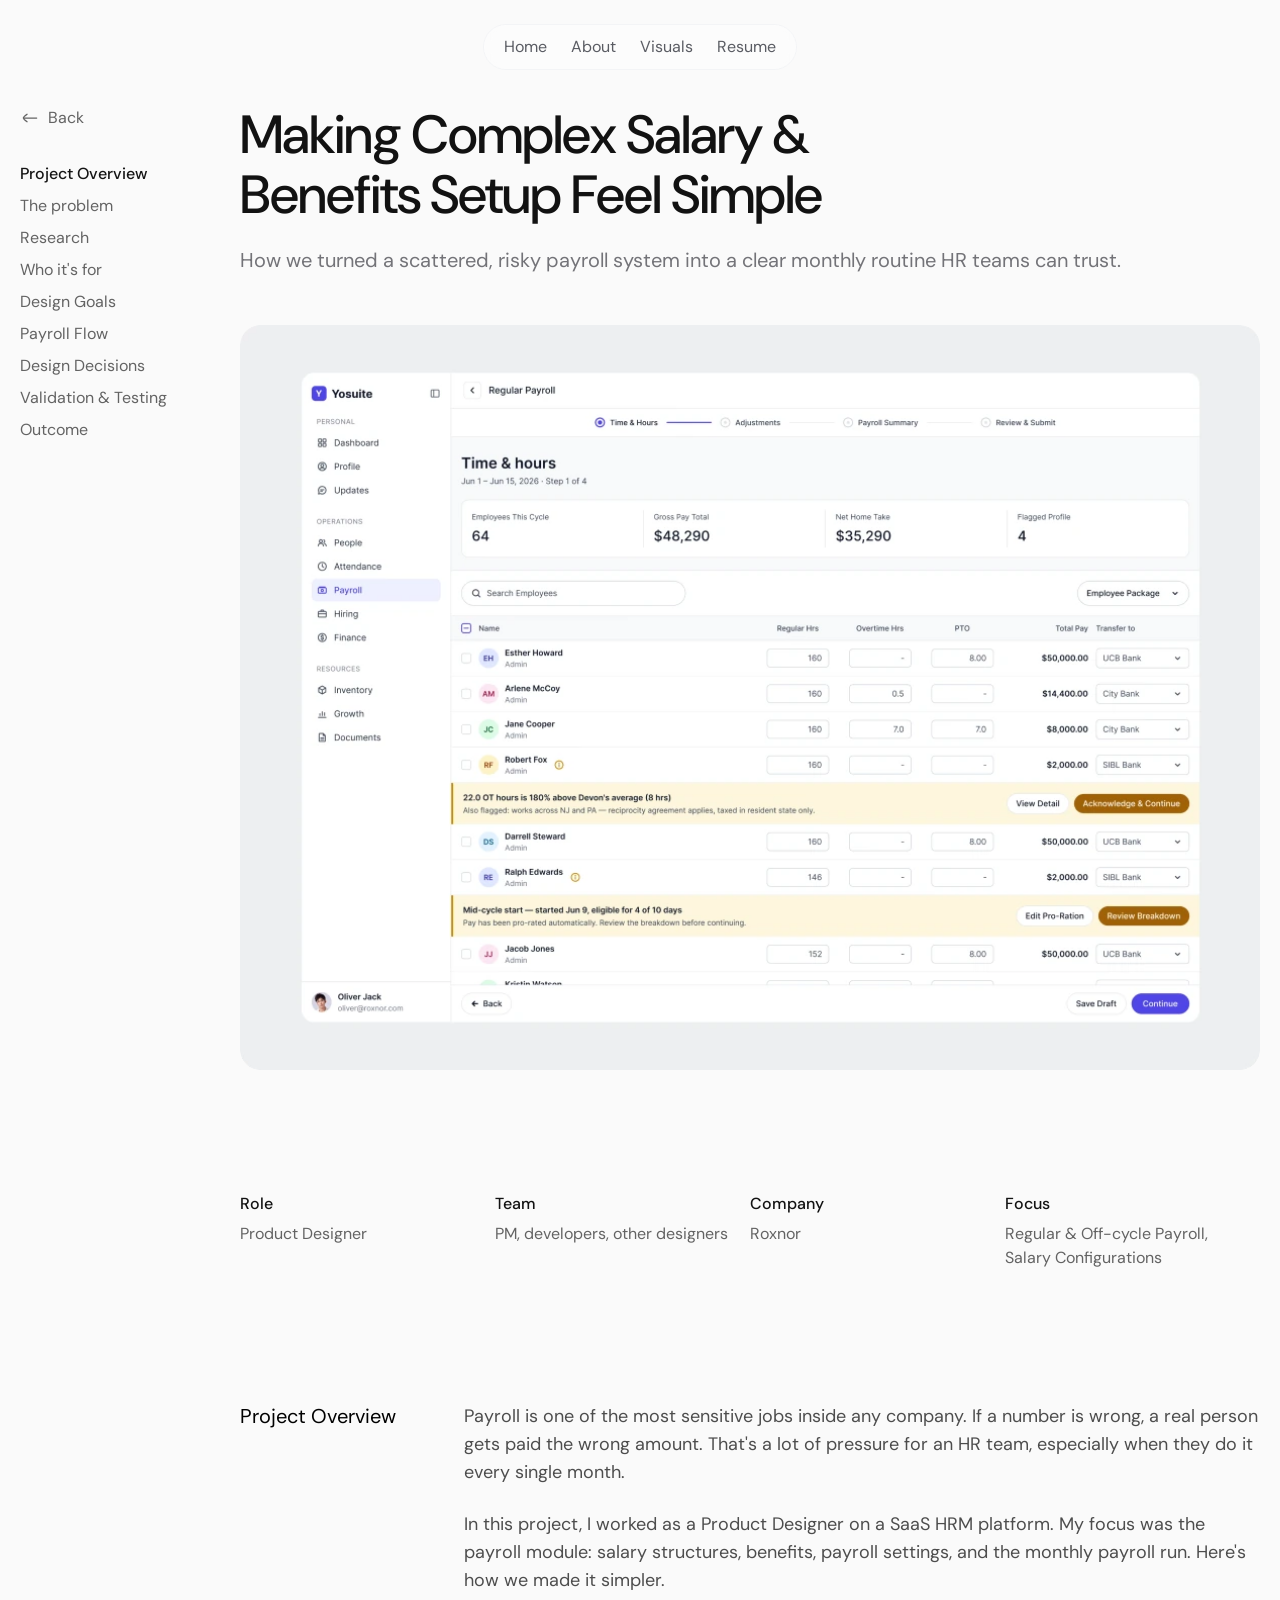
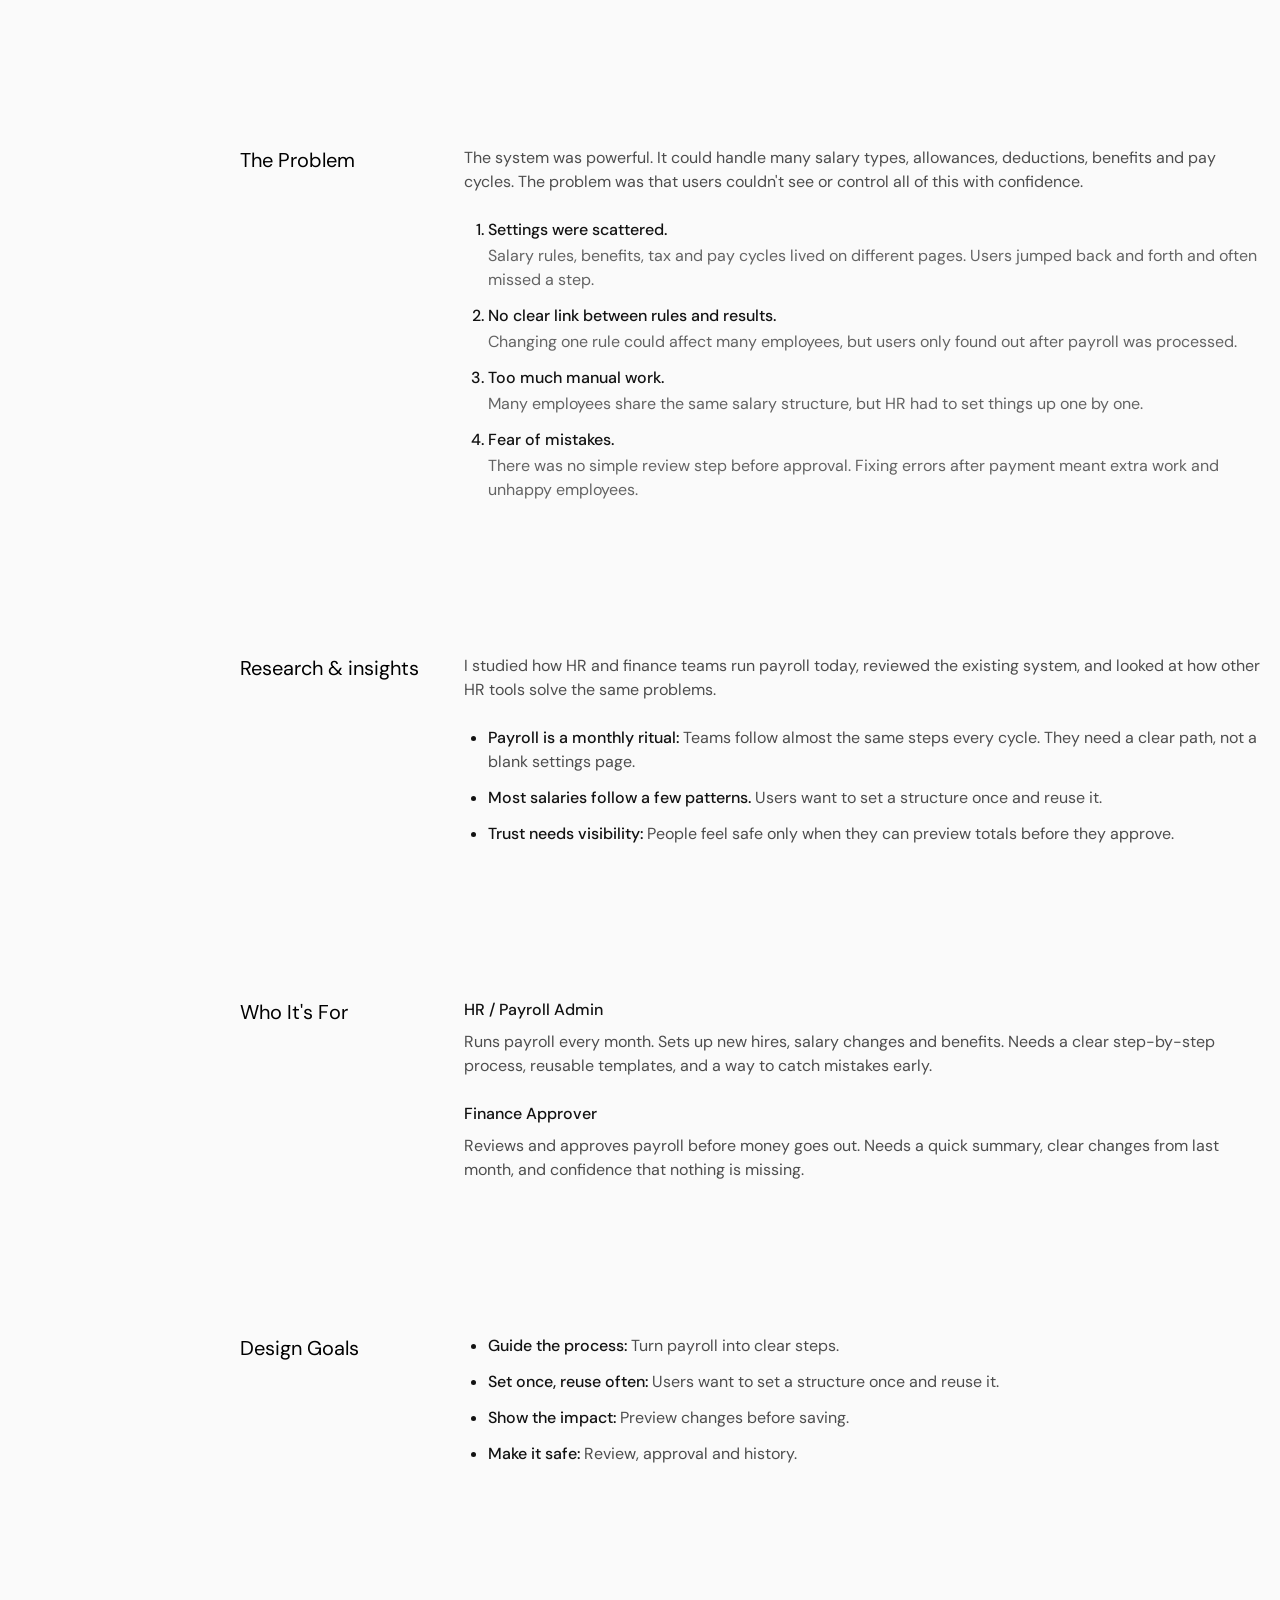
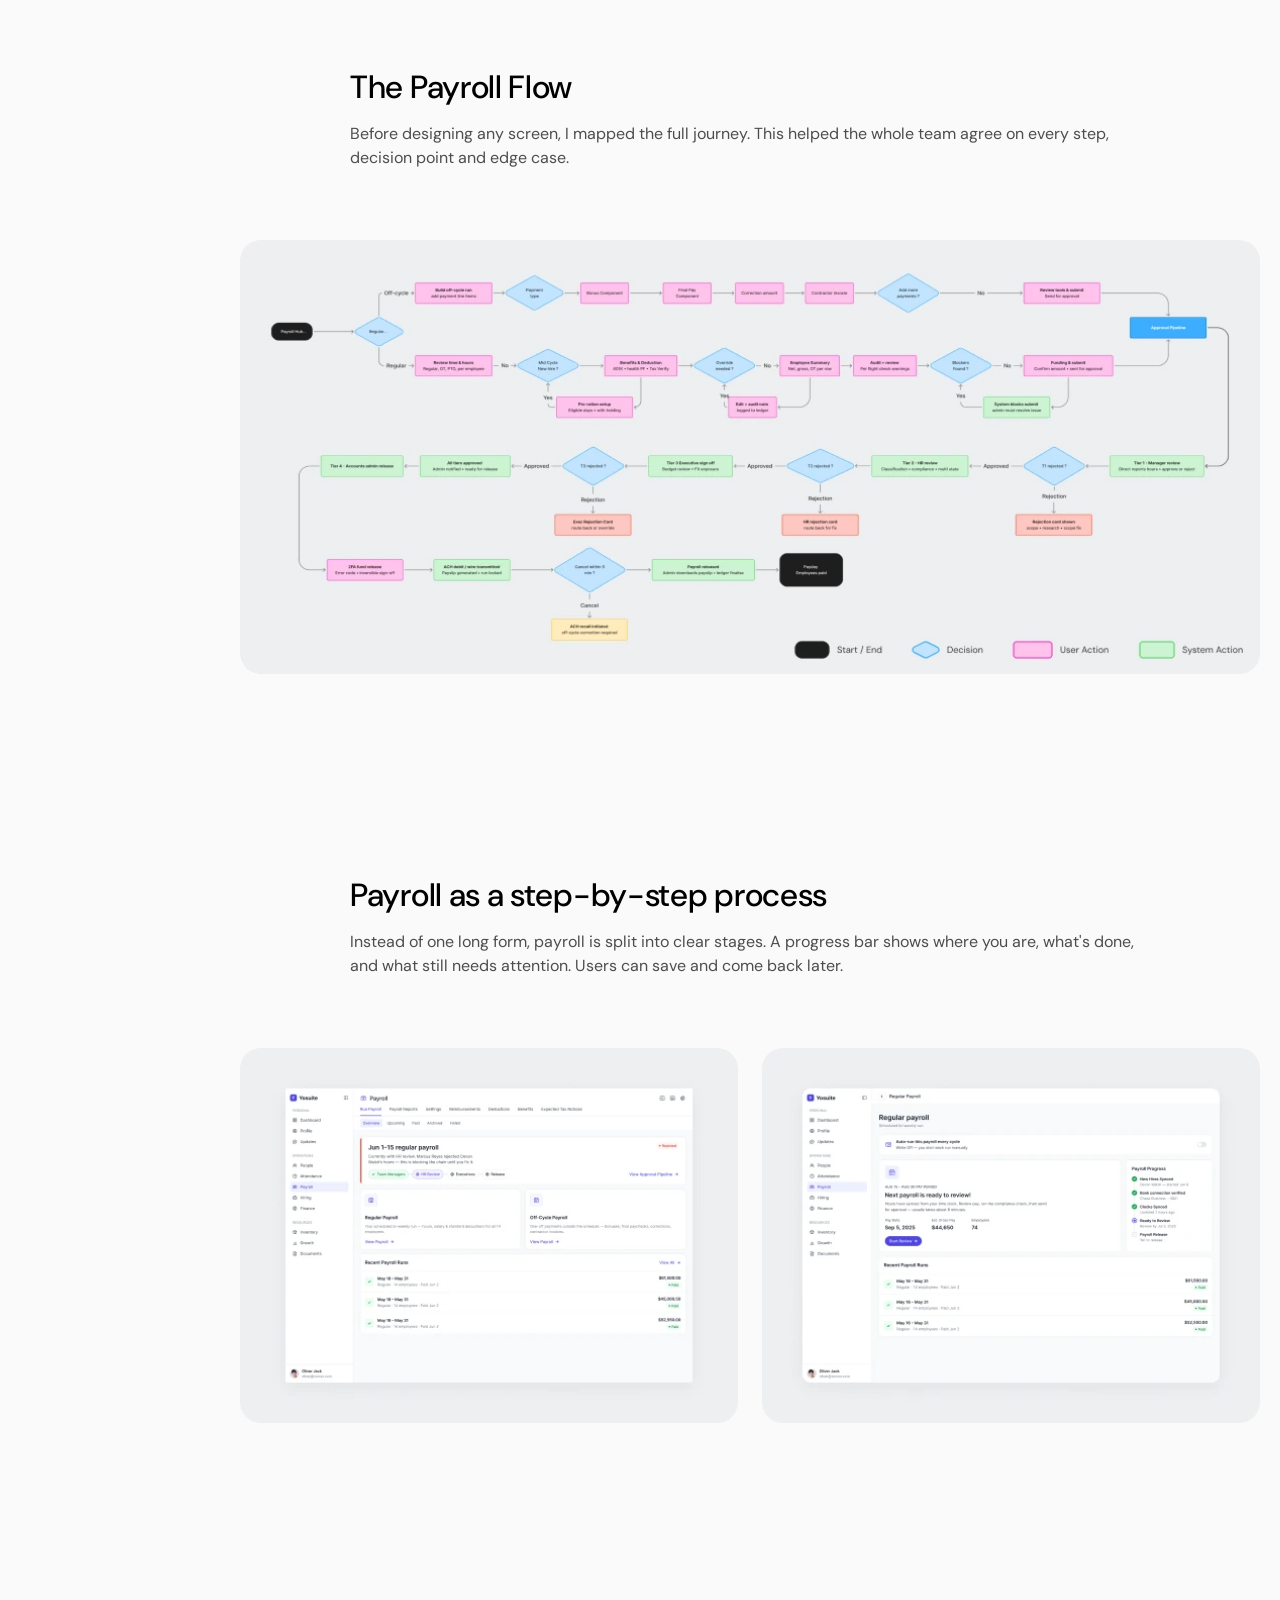
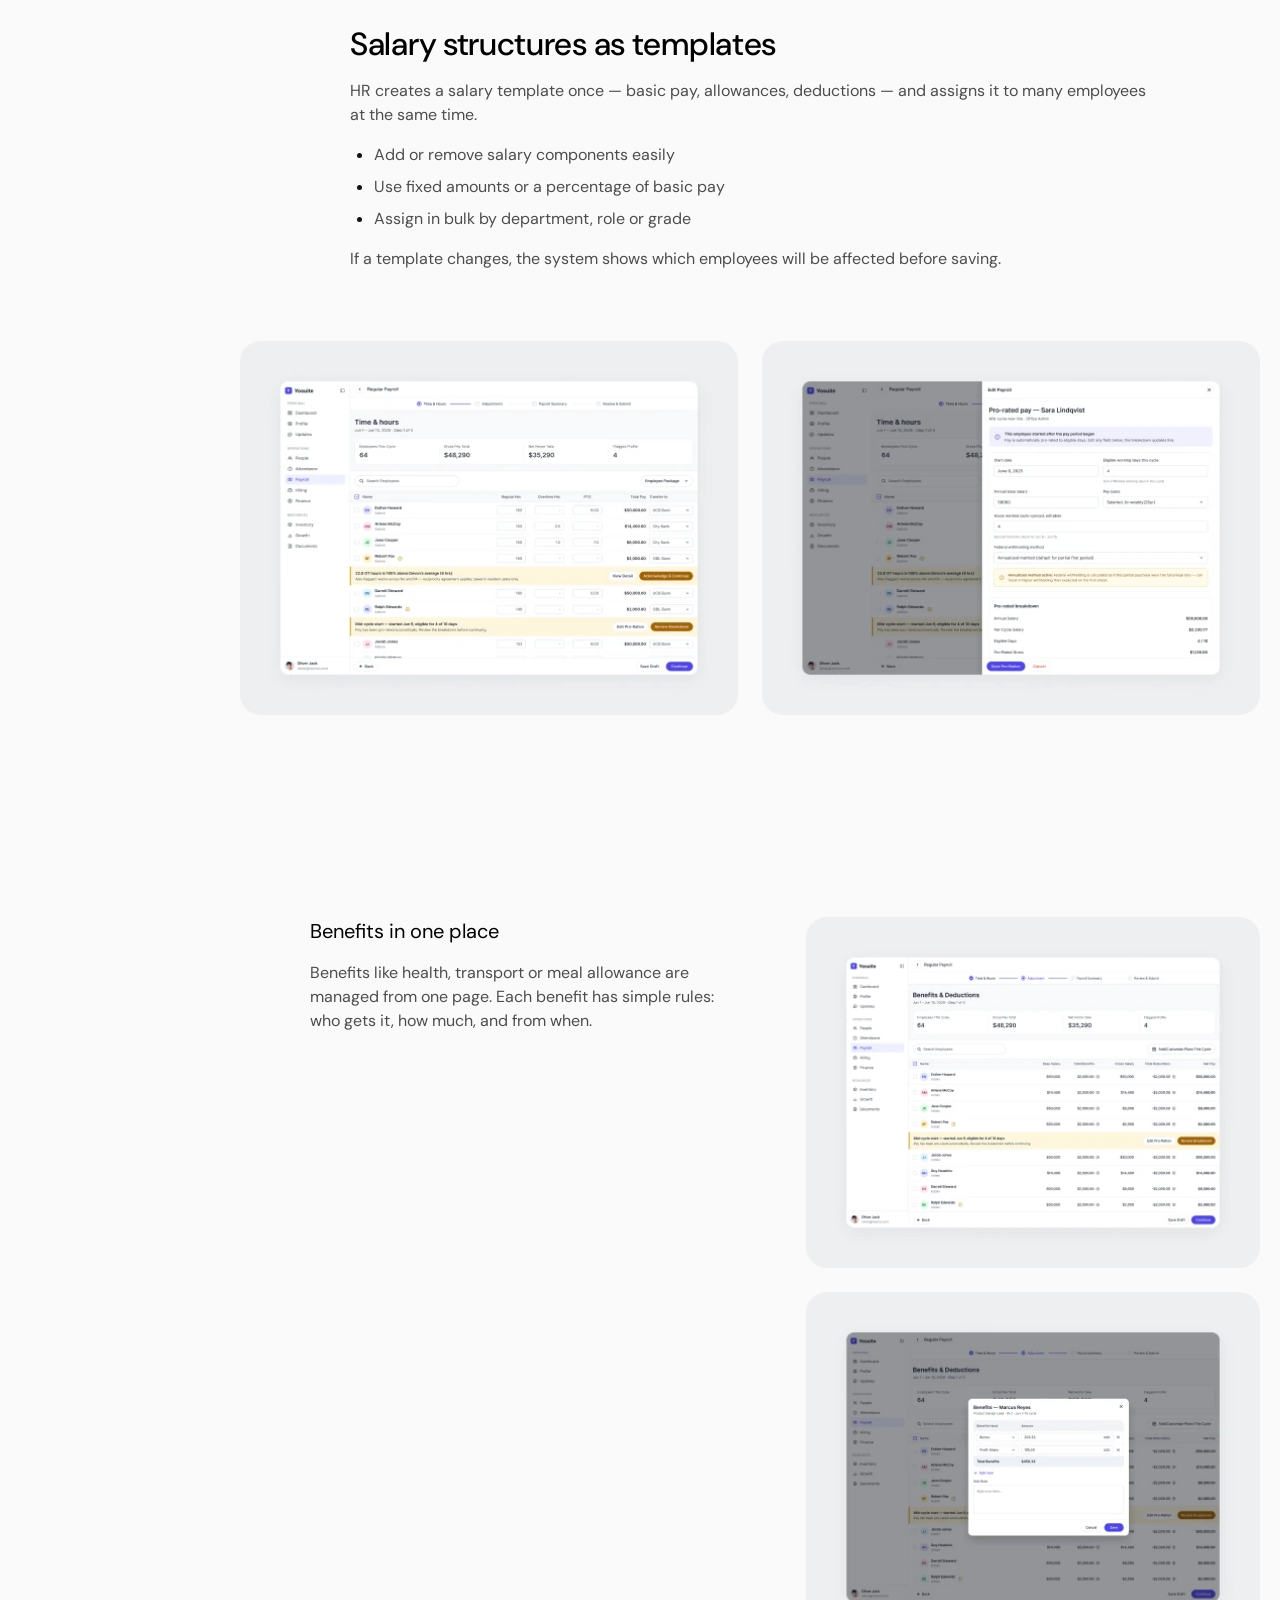
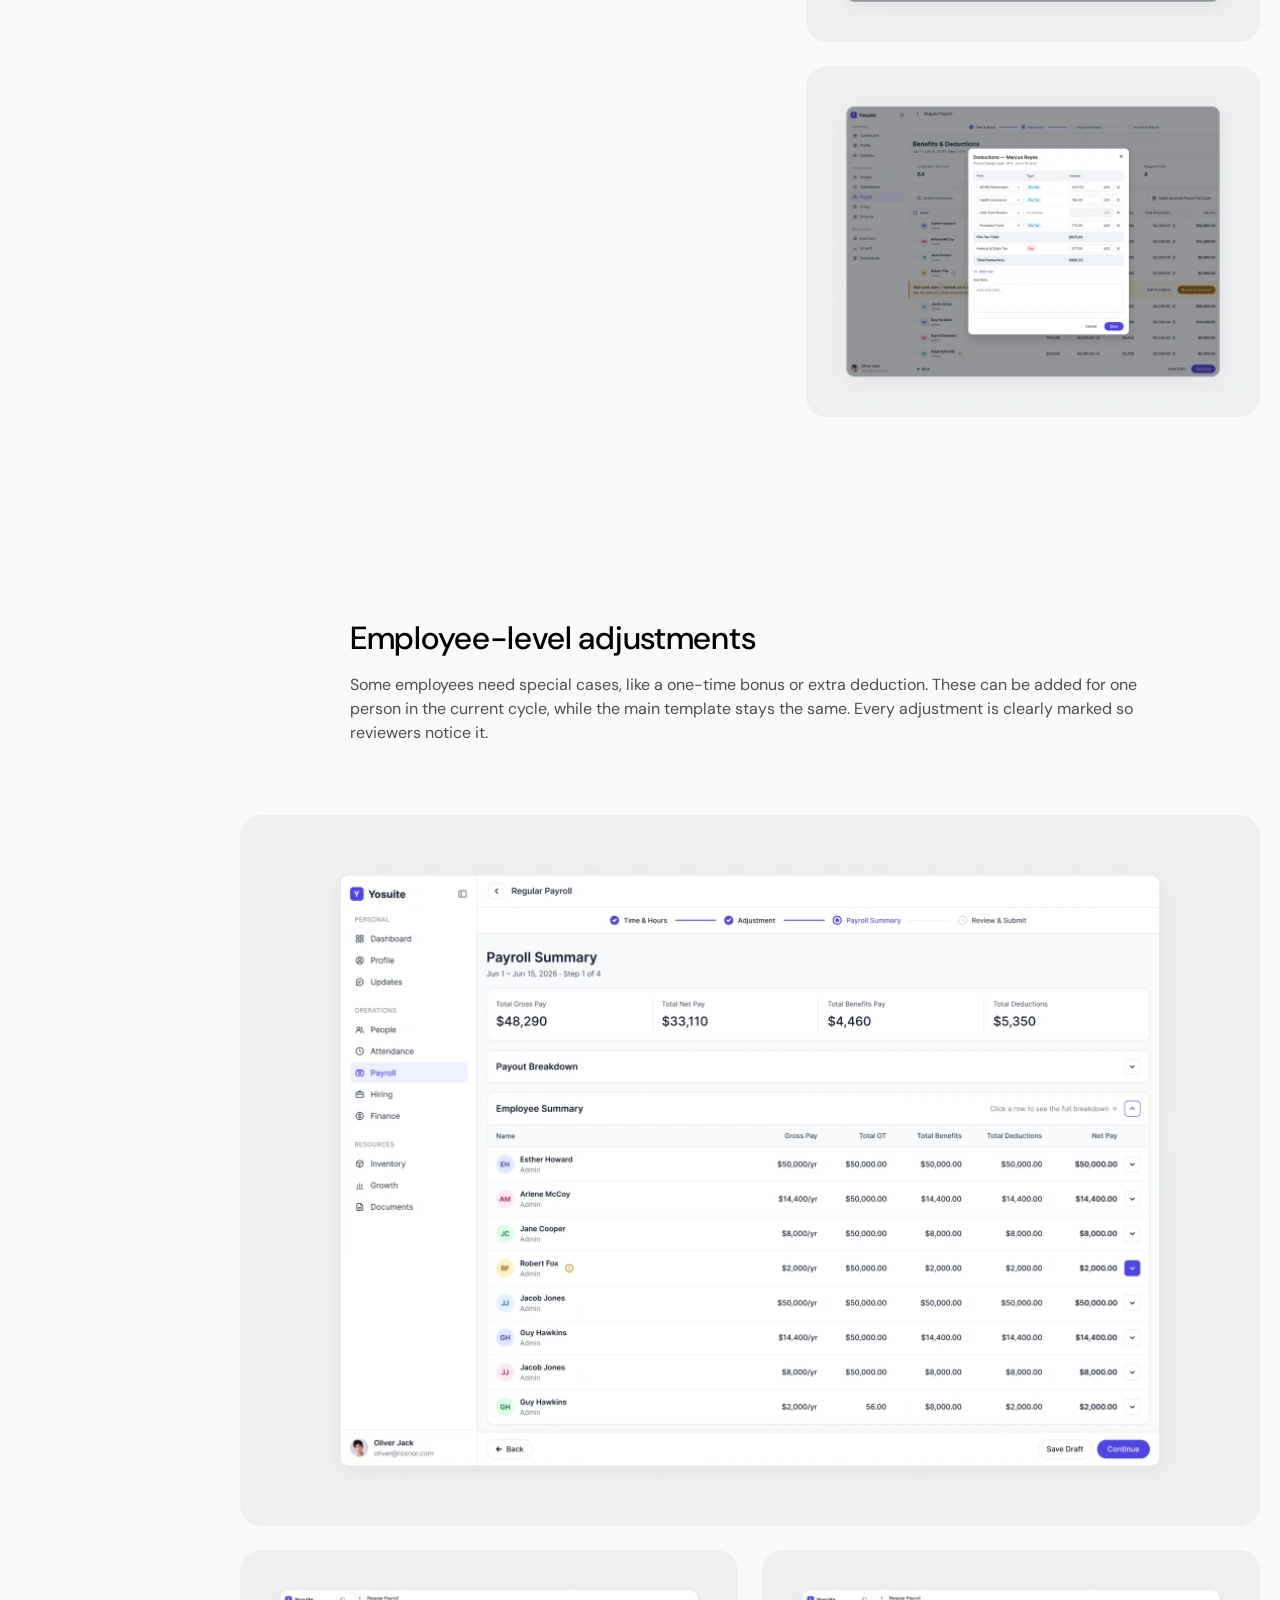
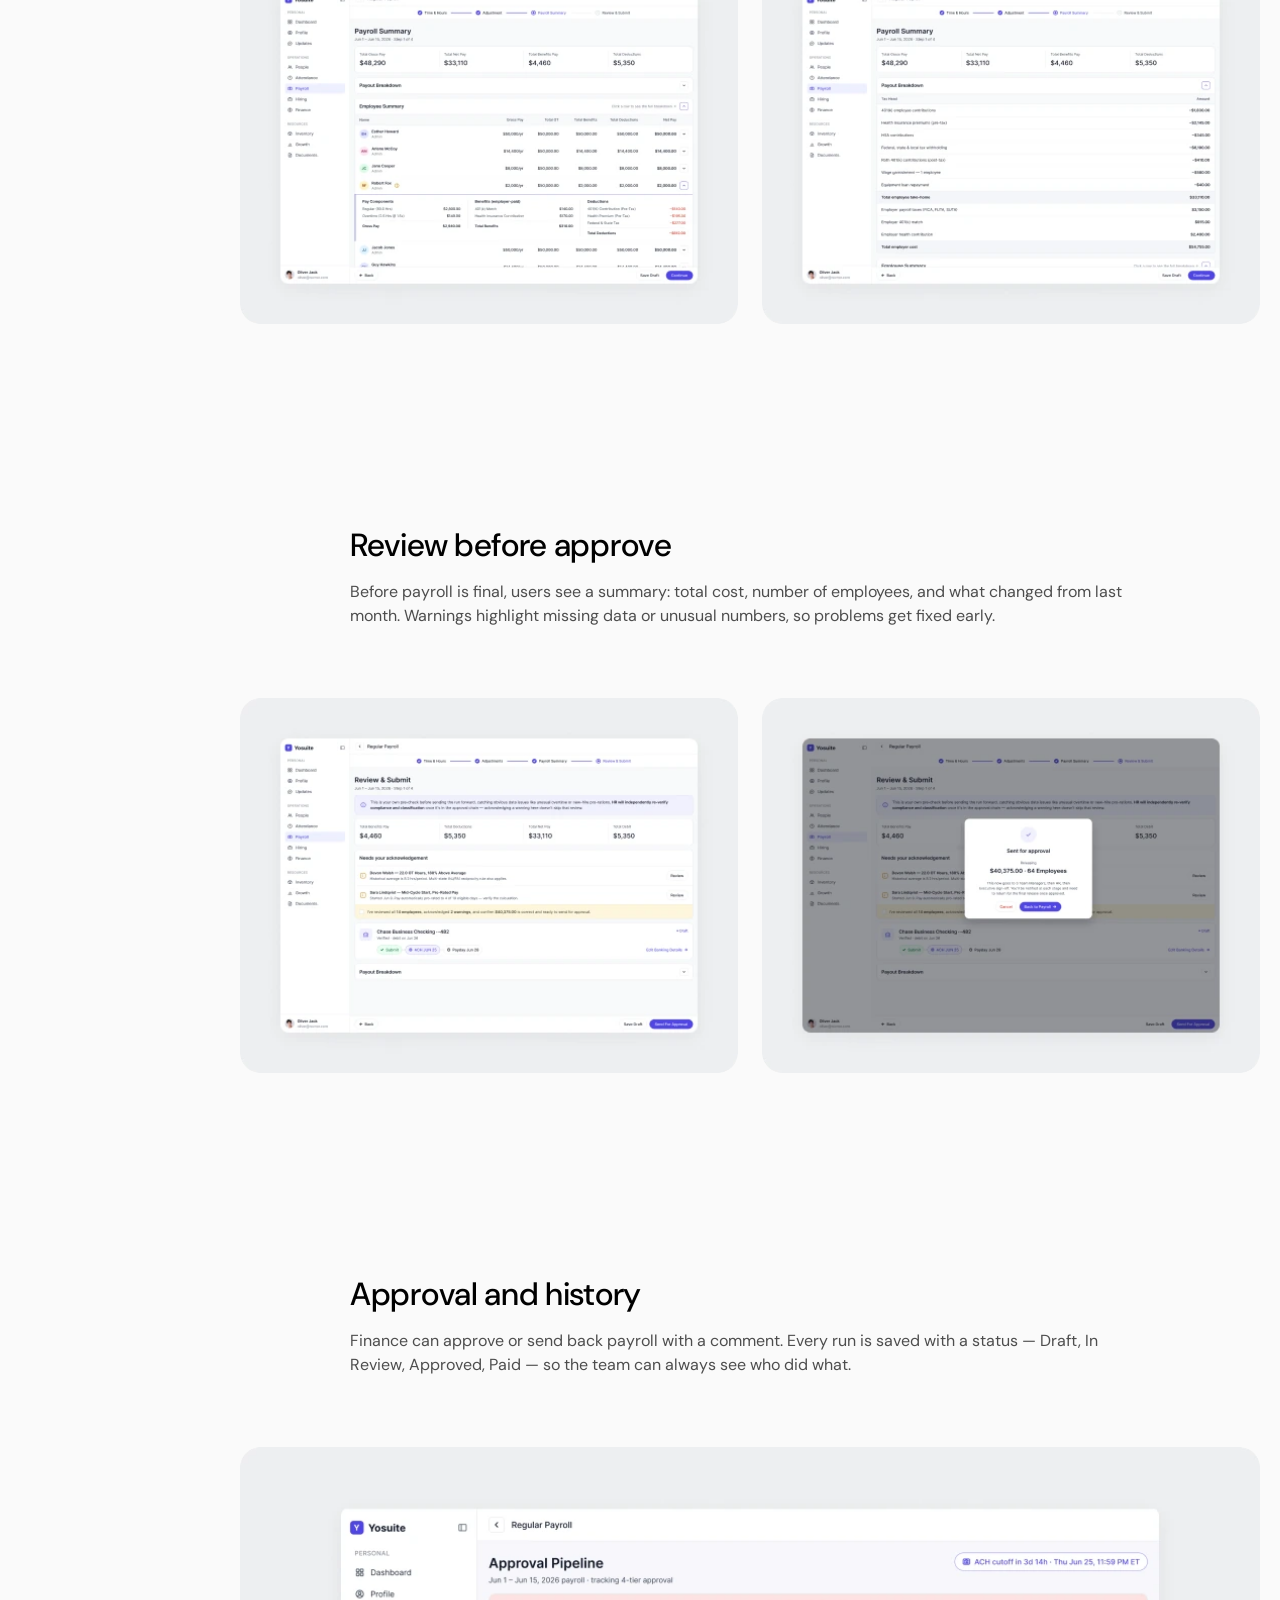
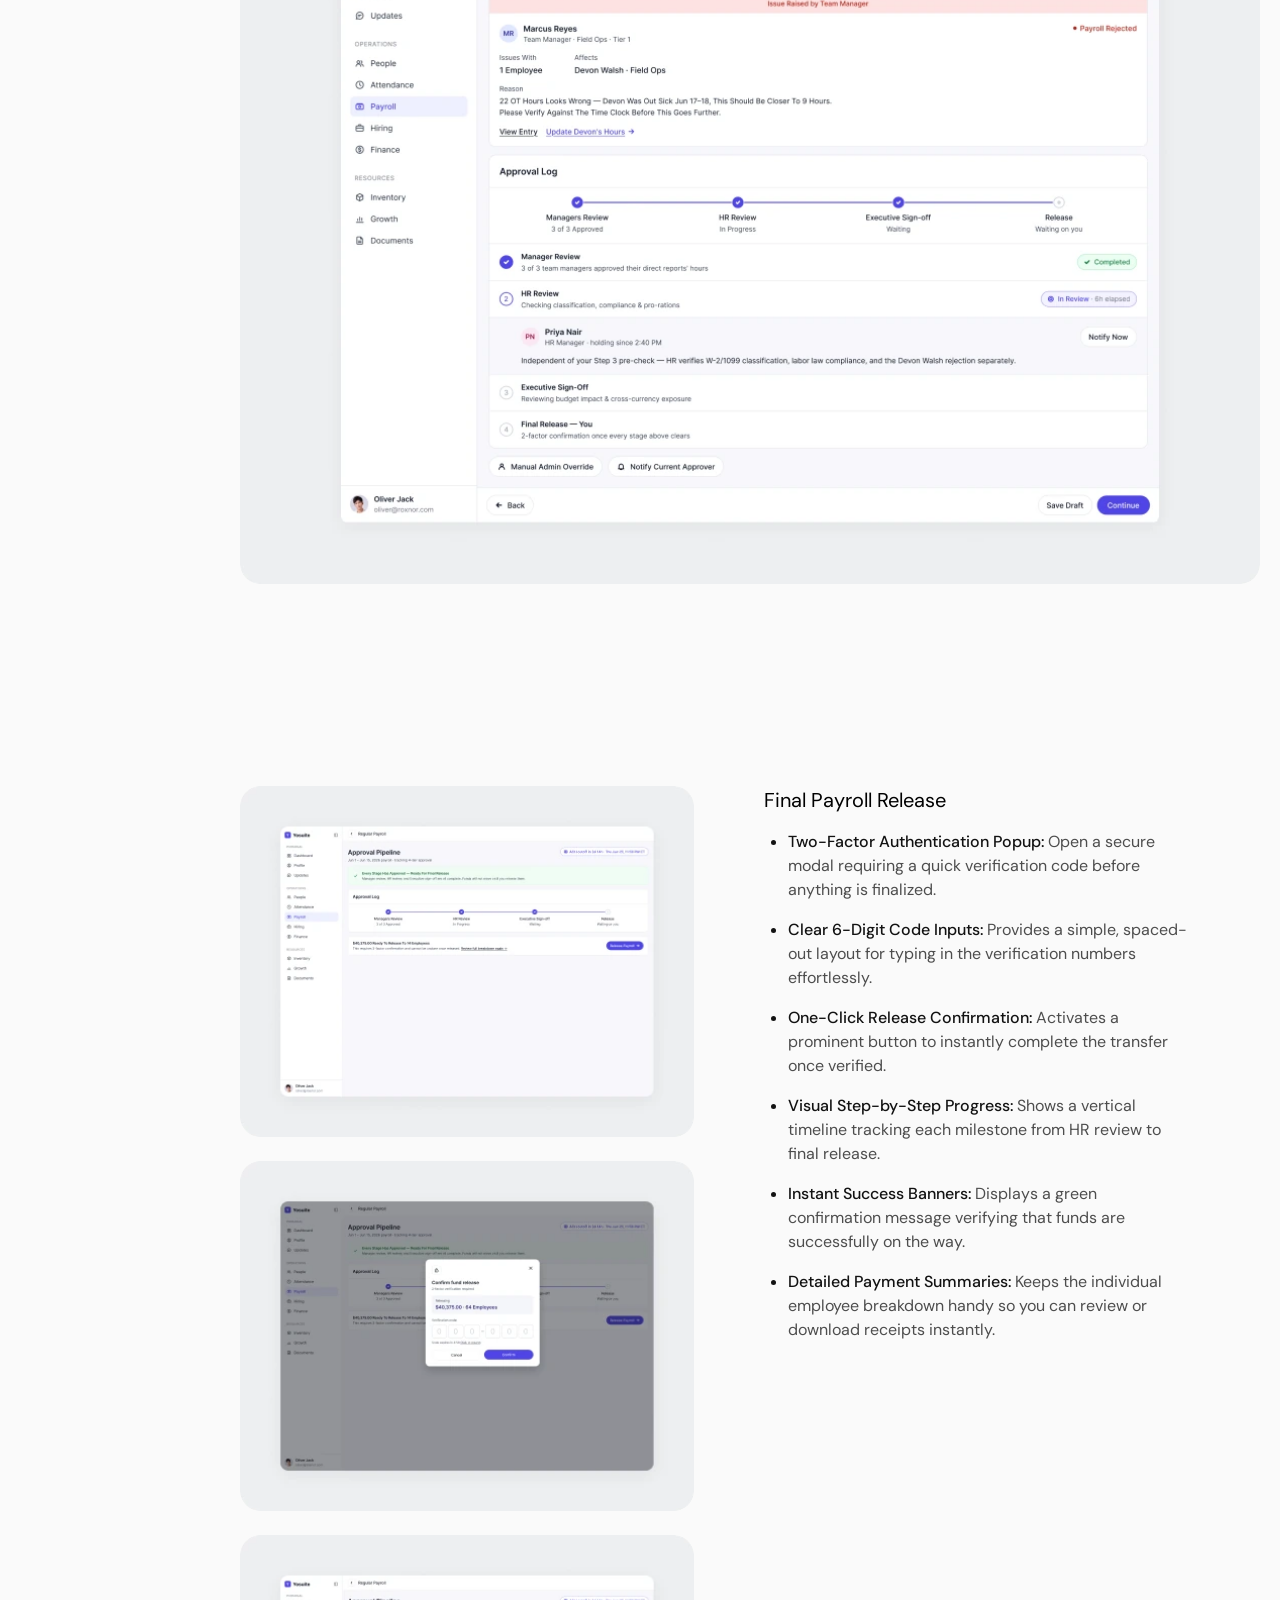
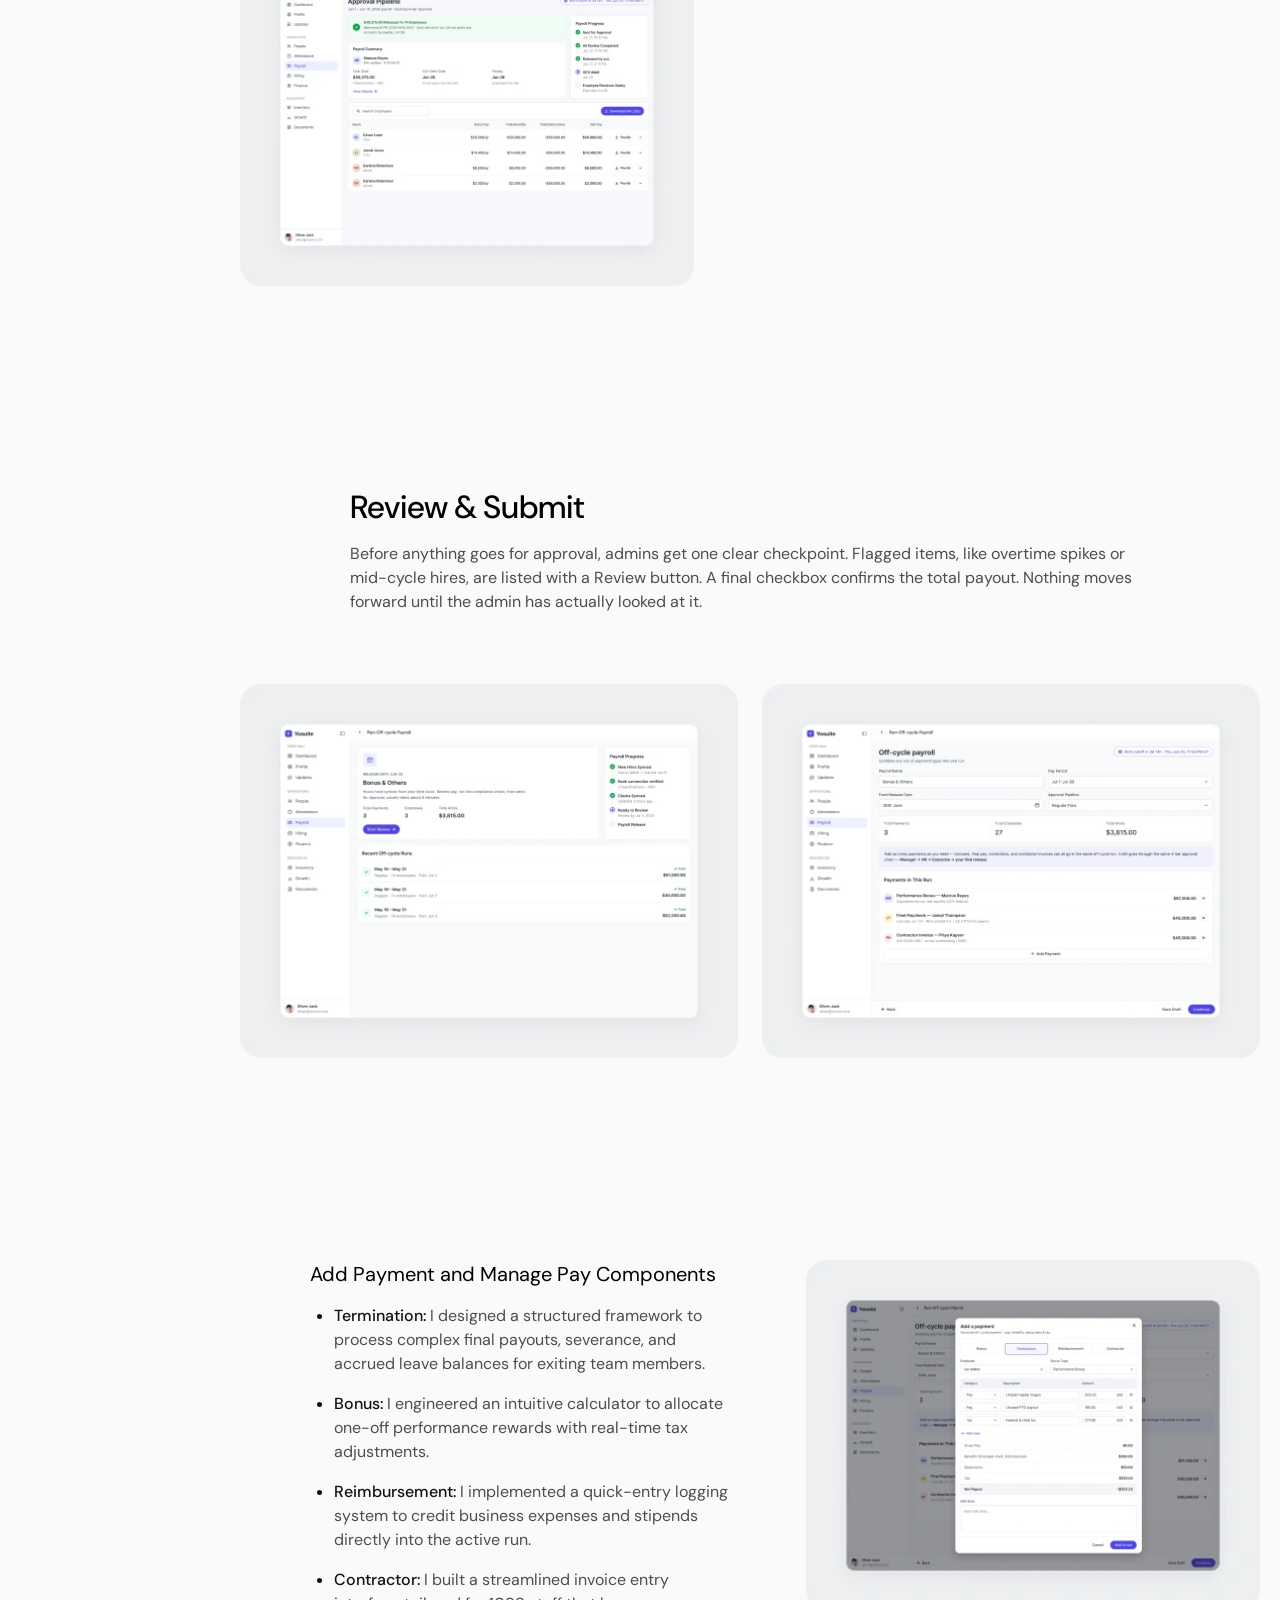
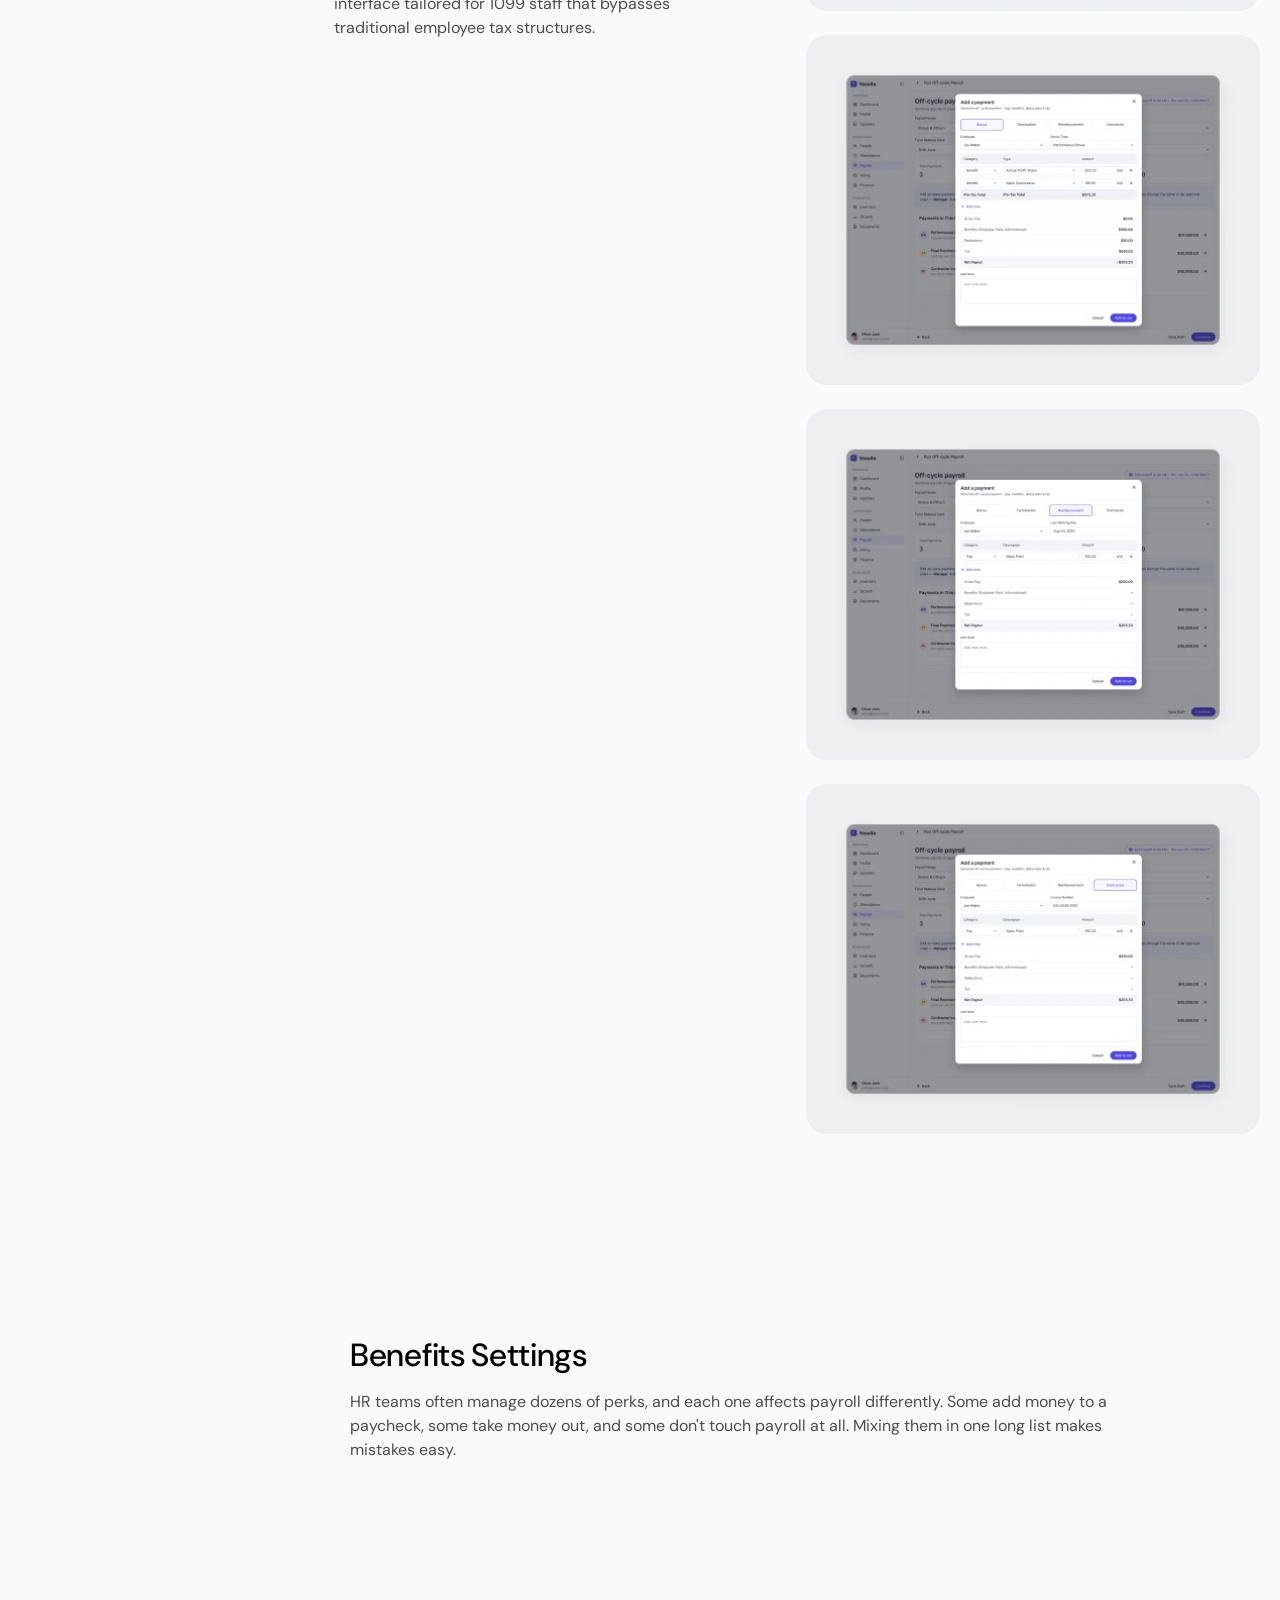
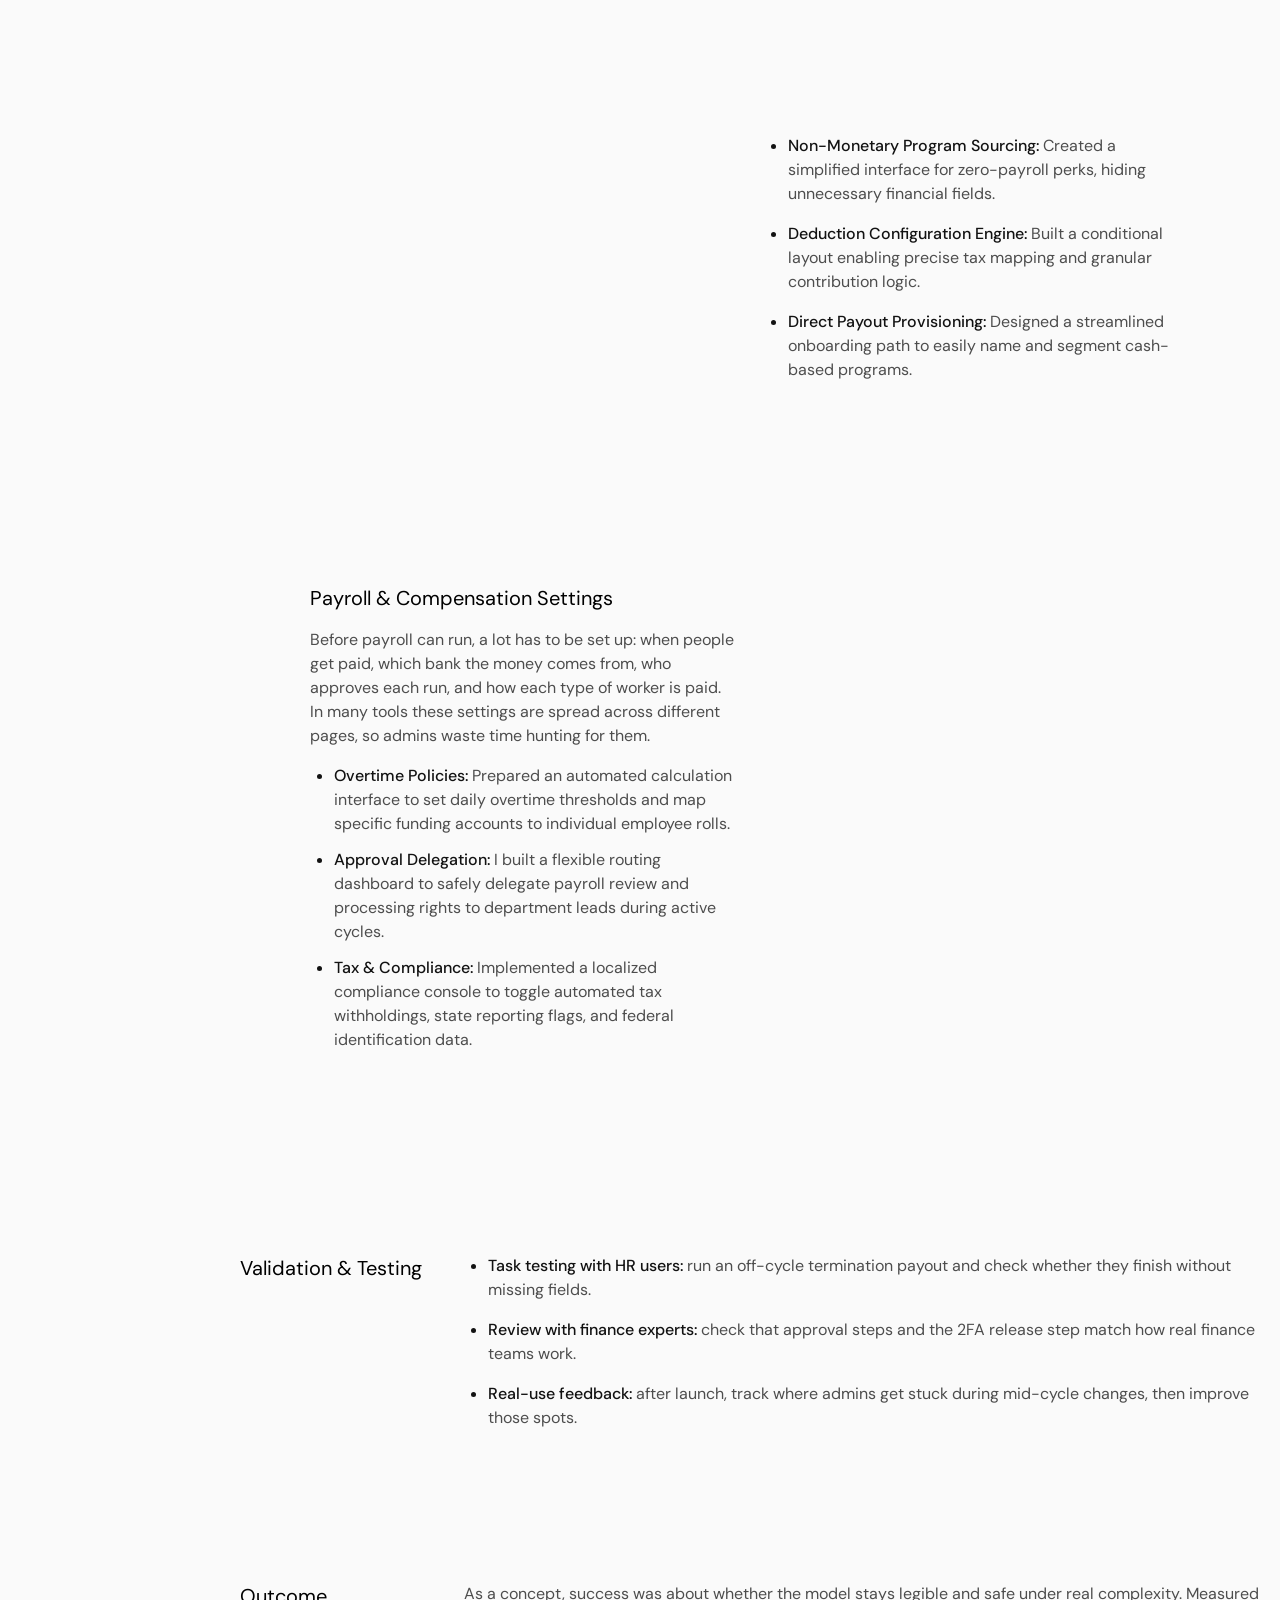
<file: case-yosuite.html>
<!DOCTYPE html>
<html lang="en">
<head>
<meta charset="UTF-8">
<meta name="viewport" content="width=device-width, initial-scale=1.0">
<title>Making Complex Salary &amp; Benefits Setup Feel Simple — Rayhan Raju</title>
<meta name="description" content="How Rayhan Raju turned a scattered payroll system into a clear monthly routine HR teams can trust.">
<link rel="icon" href="favicon.ico" sizes="any">
<link rel="icon" type="image/png" sizes="32x32" href="favicon-32.png">
<link rel="icon" type="image/png" sizes="192x192" href="favicon-192.png">
<link rel="apple-touch-icon" href="apple-touch-icon.png">
<link rel="preconnect" href="https://fonts.googleapis.com">
<link rel="preconnect" href="https://fonts.gstatic.com" crossorigin>
<link href="https://fonts.googleapis.com/css2?family=DM+Sans:opsz,wght@9..40,400;9..40,500;9..40,600&display=swap" rel="stylesheet">
<link rel="stylesheet" href="style.css?v=19">
<script>try{localStorage.removeItem('rr-theme')}catch(e){}</script>
</head>
<body class="dm yo">
<nav class="topnav" aria-label="Primary">
  <a href="/">Home</a>
  <a href="/about">About</a>
  <a href="https://dribbble.com/hirayhanraju" target="_blank" rel="noopener">Visuals</a>
  <a href="https://drive.google.com/file/d/1BG3UXGlWHrdBLkJpEtNa-a2Io6GpRVyj/view?usp=sharing" target="_blank" rel="noopener">Resume</a>
</nav>
<div class="cs-page">
<div class="cs">
  <aside class="cs-side">
    <a class="back" href="/"><svg viewBox="0 0 24 24" fill="none" stroke="currentColor" stroke-width="1.5" stroke-linecap="round" stroke-linejoin="round" aria-hidden="true"><path d="M4 12h16M8.5 16.5S4 13.2 4 12s4.5-4.5 4.5-4.5"/></svg>Back</a>
    <nav class="toc" aria-label="On this page">
      <a href="#overview">Project Overview</a>
      <a href="#problem">The problem</a>
      <a href="#research">Research</a>
      <a href="#who">Who it's for</a>
      <a href="#goals">Design Goals</a>
      <a href="#flow">Payroll Flow</a>
      <a href="#decisions">Design Decisions</a>
      <a href="#testing">Validation &amp; Testing</a>
      <a href="#outcome">Outcome</a>
    </nav>
  </aside>
  <main class="cs-main">
    <header class="cs-top rise">
      <div class="cs-title"><h1>Making Complex Salary &amp; Benefits Setup Feel Simple</h1><p>How we turned a scattered, risky payroll system into a clear monthly routine HR teams can trust.</p></div>
      <img class="pan" src="assets/yo-hero.webp" alt="Yosuite regular payroll, Time and hours step with flagged rows" width="1010" height="737">
    </header>
    <div class="dl"><div><b>Role</b><span>Product Designer</span></div><div><b>Team</b><span>PM, developers, other designers</span></div><div><b>Company</b><span>Roxnor</span></div><div><b>Focus</b><span>Regular &amp; Off-cycle Payroll, Salary Configurations</span></div></div>
    <section class="ss first" id="overview">
      <h2>Project Overview</h2>
      <div class="c">
<p class="t18">Payroll is one of the most sensitive jobs inside any company. If a number is wrong, a real person gets paid the wrong amount. That's a lot of pressure for an HR team, especially when they do it every single month.</p><p class="t18">In this project, I worked as a Product Designer on a SaaS HRM platform. My focus was the payroll module: salary structures, benefits, payroll settings, and the monthly payroll run. Here's how we made it simpler.</p>
      </div>
    </section>
    <section class="ss" id="problem">
      <h2>The Problem</h2>
      <div class="c">
<p class="t16">The system was powerful. It could handle many salary types, allowances, deductions, benefits and pay cycles. The problem was that users couldn't see or control all of this with confidence.</p><ol class="ol"><li><b>Settings were scattered.</b><span>Salary rules, benefits, tax and pay cycles lived on different pages. Users jumped back and forth and often missed a step.</span></li><li><b>No clear link between rules and results.</b><span>Changing one rule could affect many employees, but users only found out after payroll was processed.</span></li><li><b>Too much manual work.</b><span>Many employees share the same salary structure, but HR had to set things up one by one.</span></li><li><b>Fear of mistakes.</b><span>There was no simple review step before approval. Fixing errors after payment meant extra work and unhappy employees.</span></li></ol>
      </div>
    </section>
    <section class="ss" id="research">
      <h2>Research &amp; insights</h2>
      <div class="c">
<p class="t16">I studied how HR and finance teams run payroll today, reviewed the existing system, and looked at how other HR tools solve the same problems.</p><ul class="bl"><li><b>Payroll is a monthly ritual:</b> Teams follow almost the same steps every cycle. They need a clear path, not a blank settings page.</li><li><b>Most salaries follow a few patterns.</b> Users want to set a structure once and reuse it.</li><li><b>Trust needs visibility:</b> People feel safe only when they can preview totals before they approve.</li></ul>
      </div>
    </section>
    <section class="ss" id="who">
      <h2>Who It's For</h2>
      <div class="c">
<div class="who2"><div><b>HR / Payroll Admin</b><p class="t16">Runs payroll every month. Sets up new hires, salary changes and benefits. Needs a clear step-by-step process, reusable templates, and a way to catch mistakes early.</p></div><div><b>Finance Approver</b><p class="t16">Reviews and approves payroll before money goes out. Needs a quick summary, clear changes from last month, and confidence that nothing is missing.</p></div></div>
      </div>
    </section>
    <section class="ss" id="goals">
      <h2>Design Goals</h2>
      <div class="c">
<ul class="bl"><li><b>Guide the process:</b> Turn payroll into clear steps.</li><li><b>Set once, reuse often:</b> Users want to set a structure once and reuse it.</li><li><b>Show the impact:</b> Preview changes before saving.</li><li><b>Make it safe:</b> Review, approval and history.</li></ul>
      </div>
    </section>
    <section class="fs" id="flow">
      <div class="ft"><h2>The Payroll Flow</h2>
<p class="t16">Before designing any screen, I mapped the full journey. This helped the whole team agree on every step, decision point and edge case.</p>
      </div>
      <img class="pan" src="assets/yo-flow.webp" alt="Payroll flow map from Payroll Hub through regular and off-cycle runs to approval tiers and fund release" loading="lazy">
    </section>
    <section class="fs" id="decisions">
      <div class="ft"><h2>Payroll as a step-by-step process</h2>
<p class="t16">Instead of one long form, payroll is split into clear stages. A progress bar shows where you are, what's done, and what still needs attention. Users can save and come back later.</p>
      </div>
      <div class="g2"><img class="pan" src="assets/yo-steps-1.webp" alt="Payroll overview with the current regular payroll and recent runs" loading="lazy"><img class="pan" src="assets/yo-steps-2.webp" alt="Regular payroll ready for review with payroll progress checklist" loading="lazy"></div>
    </section>
    <section class="fs">
      <div class="ft"><h2>Salary structures as templates</h2>
<p class="t16">HR creates a salary template once — basic pay, allowances, deductions — and assigns it to many employees at the same time.</p><ul class="bl" style="gap:8px"><li>Add or remove salary components easily</li><li>Use fixed amounts or a percentage of basic pay</li><li>Assign in bulk by department, role or grade</li></ul><p class="t16">If a template changes, the system shows which employees will be affected before saving.</p>
      </div>
      <div class="g2"><img class="pan" src="assets/yo-template-1.webp" alt="Time and hours step with flagged overtime and mid-cycle rows" loading="lazy"><img class="pan" src="assets/yo-template-2.webp" alt="Pro-rated pay drawer for a mid-cycle hire" loading="lazy"></div>
    </section>
    <section class="split fs"><div class="st"><h3>Benefits in one place</h3><p class="t16">Benefits like health, transport or meal allowance are managed from one page. Each benefit has simple rules: who gets it, how much, and from when.</p></div><div class="stk"><img class="pan" src="assets/yo-benefits-1.webp" alt="Benefits and deductions step" loading="lazy"><img class="pan" src="assets/yo-benefits-2.webp" alt="Benefits modal for one employee" loading="lazy"><img class="pan" src="assets/yo-benefits-3.webp" alt="Deductions modal for one employee" loading="lazy"></div></section>
    <section class="fs">
      <div class="ft"><h2>Employee-level adjustments</h2>
<p class="t16">Some employees need special cases, like a one-time bonus or extra deduction. These can be added for one person in the current cycle, while the main template stays the same. Every adjustment is clearly marked so reviewers notice it.</p>
      </div>
      <div class="stk"><img class="pan" src="assets/yo-adjust-1.webp" alt="Payroll summary with employee breakdown" loading="lazy"><div class="g2"><img class="pan" src="assets/yo-adjust-2.webp" alt="Expanded employee row showing pay components, benefits and deductions" loading="lazy"><img class="pan" src="assets/yo-adjust-3.webp" alt="Payout breakdown with employer and employee totals" loading="lazy"></div></div>
    </section>
    <section class="fs">
      <div class="ft"><h2>Review before approve</h2>
<p class="t16">Before payroll is final, users see a summary: total cost, number of employees, and what changed from last month. Warnings highlight missing data or unusual numbers, so problems get fixed early.</p>
      </div>
      <div class="g2"><img class="pan" src="assets/yo-review-1.webp" alt="Review and submit step with flagged items" loading="lazy"><img class="pan" src="assets/yo-review-2.webp" alt="Sent for approval confirmation" loading="lazy"></div>
    </section>
    <section class="fs">
      <div class="ft"><h2>Approval and history</h2>
<p class="t16">Finance can approve or send back payroll with a comment. Every run is saved with a status — Draft, In Review, Approved, Paid — so the team can always see who did what.</p>
      </div>
      <img class="pan" src="assets/yo-approval.webp" alt="Approval pipeline with a rejection from a team manager and the approval log" loading="lazy">
    </section>
    <section class="split rev fs"><div class="stk"><img class="pan" src="assets/yo-release-1.webp" alt="All approvals complete, ready for final release" loading="lazy"><img class="pan" src="assets/yo-release-2.webp" alt="Two-factor confirmation for fund release" loading="lazy"><img class="pan" src="assets/yo-release-3.webp" alt="Payroll released with payment summary" loading="lazy"></div><div class="st"><h3>Final Payroll Release</h3><ul class="bl g16"><li><b>Two-Factor Authentication Popup:</b> Open a secure modal requiring a quick verification code before anything is finalized.</li><li><b>Clear 6-Digit Code Inputs:</b> Provides a simple, spaced-out layout for typing in the verification numbers effortlessly.</li><li><b>One-Click Release Confirmation:</b> Activates a prominent button to instantly complete the transfer once verified.</li><li><b>Visual Step-by-Step Progress:</b> Shows a vertical timeline tracking each milestone from HR review to final release.</li><li><b>Instant Success Banners:</b> Displays a green confirmation message verifying that funds are successfully on the way.</li><li><b>Detailed Payment Summaries:</b> Keeps the individual employee breakdown handy so you can review or download receipts instantly.</li></ul></div></section>
    <section class="fs">
      <div class="ft"><h2>Review &amp; Submit</h2>
<p class="t16">Before anything goes for approval, admins get one clear checkpoint. Flagged items, like overtime spikes or mid-cycle hires, are listed with a Review button. A final checkbox confirms the total payout. Nothing moves forward until the admin has actually looked at it.</p>
      </div>
      <div class="g2"><img class="pan" src="assets/yo-offcycle-1.webp" alt="Off-cycle payroll start screen" loading="lazy"><img class="pan" src="assets/yo-offcycle-2.webp" alt="Off-cycle payroll with mixed payments" loading="lazy"></div>
    </section>
    <section class="split fs"><div class="st"><h3>Add Payment and Manage Pay Components</h3><ul class="bl g16"><li><b>Termination:</b> I designed a structured framework to process complex final payouts, severance, and accrued leave balances for exiting team members.</li><li><b>Bonus:</b> I engineered an intuitive calculator to allocate one-off performance rewards with real-time tax adjustments.</li><li><b>Reimbursement:</b> I implemented a quick-entry logging system to credit business expenses and stipends directly into the active run.</li><li><b>Contractor:</b> I built a streamlined invoice entry interface tailored for 1099 staff that bypasses traditional employee tax structures.</li></ul></div><div class="stk"><img class="pan" src="assets/yo-addpay-1.webp" alt="Add payment modal, termination tab" loading="lazy"><img class="pan" src="assets/yo-addpay-2.webp" alt="Add payment modal, bonus tab" loading="lazy"><img class="pan" src="assets/yo-addpay-3.webp" alt="Add payment modal, reimbursement tab" loading="lazy"><img class="pan" src="assets/yo-addpay-4.webp" alt="Add payment modal, contractor tab" loading="lazy"></div></section>
    <section class="fs">
      <div class="ft"><h2>Benefits Settings</h2>
<p class="t16">HR teams often manage dozens of perks, and each one affects payroll differently. Some add money to a paycheck, some take money out, and some don't touch payroll at all. Mixing them in one long list makes mistakes easy.</p>
      </div>
      <img class="pan" src="assets/yo-bensettings.webp" alt="Benefits settings grouped into direct payout, deduction based and non-monetary" loading="lazy">
    </section>
    <section class="split rev fs"><div class="stk"><img class="pan" src="assets/yo-plan-1.webp" alt="Add a benefit plan, direct payout" loading="lazy"><img class="pan" src="assets/yo-plan-2.webp" alt="Add a benefit plan, deduction based" loading="lazy"><img class="pan" src="assets/yo-plan-3.webp" alt="Add a benefit plan, non-monetary" loading="lazy"></div><div class="st"><ul class="bl g16"><li><b>Non-Monetary Program Sourcing:</b> Created a simplified interface for zero-payroll perks, hiding unnecessary financial fields.</li><li><b>Deduction Configuration Engine:</b> Built a conditional layout enabling precise tax mapping and granular contribution logic.</li><li><b>Direct Payout Provisioning:</b> Designed a streamlined onboarding path to easily name and segment cash-based programs.</li></ul></div></section>
    <section class="split fs"><div class="st"><h3>Payroll &amp; Compensation Settings</h3><p class="t16">Before payroll can run, a lot has to be set up: when people get paid, which bank the money comes from, who approves each run, and how each type of worker is paid. In many tools these settings are spread across different pages, so admins waste time hunting for them.</p><ul class="bl"><li><b>Overtime Policies:</b> Prepared an automated calculation interface to set daily overtime thresholds and map specific funding accounts to individual employee rolls.</li><li><b>Approval Delegation:</b> I built a flexible routing dashboard to safely delegate payroll review and processing rights to department leads during active cycles.</li><li><b>Tax &amp; Compliance:</b> Implemented a localized compliance console to toggle automated tax withholdings, state reporting flags, and federal identification data.</li></ul></div><div class="stk"><img class="pan" src="assets/yo-paysettings-1.webp" alt="HR payroll rules, overtime rules" loading="lazy"><img class="pan" src="assets/yo-paysettings-2.webp" alt="HR payroll rules, salary revision" loading="lazy"><img class="pan" src="assets/yo-paysettings-3.webp" alt="HR payroll rules, approval delegation" loading="lazy"><img class="pan" src="assets/yo-paysettings-4.webp" alt="HR payroll rules, tax and compliance" loading="lazy"></div></section>
    <section class="ss" style="padding-top:130px" id="testing">
      <h2>Validation &amp; Testing</h2>
      <div class="c">
<ul class="bl g16"><li><b>Task testing with HR users:</b> run an off-cycle termination payout and check whether they finish without missing fields.</li><li><b>Review with finance experts:</b> check that approval steps and the 2FA release step match how real finance teams work.</li><li><b>Real-use feedback:</b> after launch, track where admins get stuck during mid-cycle changes, then improve those spots.</li></ul>
      </div>
    </section>
    <section class="ss" id="outcome">
      <h2>Outcome</h2>
      <div class="c">
<p class="t16">As a concept, success was about whether the model stays legible and safe under real complexity. Measured against the problems I set out with:</p><div class="kpi kpi3"><div><b>92%</b><span>Reduction in Setup Errors</span></div><div><b>45%</b><span>Faster Off-Cycle Processing</span></div><div><b>0</b><span>Unauthorized Fund Dispatches</span></div></div>
      </div>
    </section>
  </main>
</div>
<footer class="foot">
    <span>© 2026 Rayhan Raju</span>
    <div class="social">
      <a href="https://www.linkedin.com/in/hirayhanraju/" target="_blank" rel="noopener" aria-label="LinkedIn" title="LinkedIn"><svg class="ic" viewBox="0 0 16 16" fill="none" aria-hidden="true"><path d="M4.66602 6.66675V11.3334" stroke-linecap="round" stroke-linejoin="round" stroke="currentColor"/><path d="M7.33398 8.66675V11.3334M7.33398 8.66675C7.33398 7.56215 8.22938 6.66675 9.33398 6.66675C10.4386 6.66675 11.334 7.56215 11.334 8.66675V11.3334M7.33398 8.66675V6.66675" stroke-linecap="round" stroke-linejoin="round" stroke="currentColor"/><path d="M4.75 4.49992H4.66667M4.83333 4.49992C4.83333 4.59197 4.75871 4.66659 4.66667 4.66659C4.57462 4.66659 4.5 4.59197 4.5 4.49992C4.5 4.40787 4.57462 4.33325 4.66667 4.33325C4.75871 4.33325 4.83333 4.40787 4.83333 4.49992Z" stroke-linecap="round" stroke-linejoin="round" stroke="currentColor"/><path d="M2 8C2 5.17157 2 3.75736 2.87868 2.87868C3.75736 2 5.17157 2 8 2C10.8284 2 12.2427 2 13.1213 2.87868C14 3.75736 14 5.17157 14 8C14 10.8284 14 12.2427 13.1213 13.1213C12.2427 14 10.8284 14 8 14C5.17157 14 3.75736 14 2.87868 13.1213C2 12.2427 2 10.8284 2 8Z" stroke-linecap="round" stroke-linejoin="round" stroke="currentColor"/></svg></a>
      <a href="https://x.com/hirayhanraju" target="_blank" rel="noopener" aria-label="X (Twitter)" title="X (Twitter)"><svg class="ic" viewBox="0 0 16 16" fill="none" aria-hidden="true"><path d="M2 14L7.03227 8.96773M8.96773 7.03227L14 14H10.6667L7.03227 8.96773L2 2H5.33333L8.96773 7.03227ZM14 2L8.96773 7.03227" stroke-linecap="round" stroke-linejoin="round" stroke="currentColor"/></svg></a>
      <a href="https://dribbble.com/hirayhanraju" target="_blank" rel="noopener" aria-label="Dribbble" title="Dribbble"><svg class="ic" viewBox="0 0 16 16" fill="none" aria-hidden="true"><path d="M14.6673 7.99992C14.6673 11.6818 11.6825 14.6666 8.00065 14.6666C4.31875 14.6666 1.33398 11.6818 1.33398 7.99992C1.33398 4.31802 4.31875 1.33325 8.00065 1.33325C11.6825 1.33325 14.6673 4.31802 14.6673 7.99992Z" stroke="currentColor"/><path d="M14.6667 8.84301C14.0488 8.72715 13.4133 8.66675 12.7648 8.66675C9.19653 8.66675 6.0229 10.4951 4 13.3334" stroke-linejoin="round" stroke="currentColor"/><path d="M12.6673 3.33325C10.581 5.7782 7.44592 7.33325 3.9404 7.33325C3.04356 7.33325 2.17097 7.23145 1.33398 7.03905" stroke-linejoin="round" stroke="currentColor"/><path d="M9.74455 14.6667C9.91162 13.8573 9.99935 13.0191 9.99935 12.1605C9.99935 7.9498 7.88888 4.23097 4.66602 2" stroke-linejoin="round" stroke="currentColor"/></svg></a>
      <a href="https://www.behance.net/hirayhanraju" target="_blank" rel="noopener" aria-label="Behance" title="Behance"><svg class="ic" viewBox="0 0 16 16" fill="none" aria-hidden="true"><path d="M1.66602 8.00008C1.66602 5.01452 1.66602 3.52174 2.59351 2.59424C3.52101 1.66675 5.01379 1.66675 7.99935 1.66675C10.9849 1.66675 12.4777 1.66675 13.4052 2.59424C14.3327 3.52174 14.3327 5.01452 14.3327 8.00008C14.3327 10.9856 14.3327 12.4784 13.4052 13.4059C12.4777 14.3334 10.9849 14.3334 7.99935 14.3334C5.01379 14.3334 3.52101 14.3334 2.59351 13.4059C1.66602 12.4784 1.66602 10.9856 1.66602 8.00008Z" stroke-linejoin="round" stroke="currentColor"/><path d="M4.5 7.99008V6.00336C4.5 5.8153 4.65437 5.66284 4.84478 5.66284H6.16331C6.45657 5.66284 6.75797 5.7133 6.9765 5.90642C7.2103 6.11298 7.43703 6.43298 7.42577 6.86068C7.4127 7.35948 7.0485 7.94902 6.51487 7.99008C6.46223 7.99413 6.40991 7.99738 6.35741 7.99996M4.5 7.99008C4.52181 7.99008 4.54338 7.9901 4.56472 7.99014M4.5 7.99008V9.97842C4.5 10.1665 4.65439 10.3187 4.84479 10.3206C5.60524 10.3279 6.04769 10.3549 6.51487 10.3189C7.0485 10.2778 7.4127 9.68828 7.42577 9.18948C7.43703 8.76182 7.2103 8.44182 6.9765 8.23522C6.80613 8.08464 6.58539 8.02079 6.35741 7.99996M4.5 7.99008L4.56472 7.99014M6.35741 7.99996C5.88952 8.02287 5.40762 7.99169 4.56472 7.99014M6.35741 7.99996C6.29296 7.99407 6.22794 7.99162 6.16331 7.99162L4.56472 7.99014M11.1964 9.97708C10.9042 10.2601 9.48123 10.8196 8.96857 9.34708C8.9153 9.20008 8.8729 8.88302 8.89763 8.63808M8.89763 8.63808C8.93983 8.22102 9.1239 7.63602 9.8071 7.39728C10.7855 7.05542 11.4008 8.00442 11.5601 8.63808H8.89763ZM9.7253 6.00072H10.6321" stroke-linecap="round" stroke-linejoin="round" stroke="currentColor"/></svg></a>
    </div>
  </footer>
</div>
<script src="script.js?v=19"></script>
</body>
</html>
</file>
<file: style.css>
:root{
  --bg:#fafafa; --fg:#141414; --body:#494949; --muted:#7a7a7a; --meta:#737373; --label:#6f6f6f;
  --pill:#efefef; --pill-hover:#e4e4e4; --line:#e5e5e5; --card:#f3f3f2; --surface:#ffffff;
  --btn:#171717; --btn-fg:#fafafa; --hl:#e7dcff;
  --font:"DM Sans",-apple-system,BlinkMacSystemFont,"Segoe UI",sans-serif; --dm:var(--font);
}
.rr-dark{
  --bg:#0e0e0e; --fg:#f2f2f2; --body:#b4b4b4; --muted:#8a8a8a; --meta:#8c8c8c; --label:#8c8c8c;
  --pill:#1d1d1d; --pill-hover:#2a2a2a; --line:#262626; --card:#171717; --surface:#161616;
  --btn:#f2f2f2; --btn-fg:#111; --hl:#3b2f5c;
}
*{box-sizing:border-box;margin:0;padding:0}
html{-webkit-text-size-adjust:100%}
body{background:var(--bg);color:var(--fg);font-family:var(--font);font-size:16px;line-height:24px;-webkit-font-smoothing:antialiased;transition:background .25s,color .25s}
a{color:inherit;text-decoration:none}
button{font:inherit;color:inherit;background:none;border:0;cursor:pointer}
img{display:block;max-width:100%}
.ic{width:16px;height:16px;flex:none;display:block}

/* Layout: 1280 content, 50px inner text inset */
.page{max-width:1280px;margin:0 auto;padding:24px 0 40px;display:flex;flex-direction:column;gap:40px}
.inset{padding-left:50px}
@media (max-width:1320px){.page{padding-left:20px;padding-right:20px}}
@media (max-width:640px){.inset{padding-left:0}}

/* Nav */
.nav{display:flex;align-items:center;gap:12px}
.nav a,.nav button{display:flex;align-items:center;gap:8px;padding:5px 10px;border-radius:6px;font-size:16px;line-height:24px;letter-spacing:-.2px;color:var(--muted);transition:background .2s,color .2s}
.nav a:hover,.nav button:hover{background:var(--pill)}
.nav a.on{background:var(--pill);color:var(--fg)}

/* Section label */
.label{font-size:14px;line-height:20px;font-weight:500;text-transform:uppercase;color:var(--label)}

/* Intro */
.intro{display:flex;flex-direction:column;gap:36px}
.intro-text{display:flex;flex-direction:column;gap:16px}
.intro .who{display:flex;flex-direction:column;gap:4px;color:var(--body)}
.intro .who b{font-weight:400;color:var(--fg)}
.hl{position:relative;color:var(--fg);padding:0 2px;margin:0 -2px;
  background:linear-gradient(transparent 2px,var(--hl) 2px,var(--hl) calc(100% - 1px),transparent calc(100% - 1px));
  border-radius:2px}
.intro p.bio{max-width:578px;color:var(--body)}
.btn{display:inline-flex;align-items:center;gap:8px;padding:8px 12px;border-radius:8px;background:var(--btn);color:var(--btn-fg);font-size:14px;line-height:20px;letter-spacing:-.5px;transition:transform .15s,opacity .2s}
.btn:hover{opacity:.9}.btn:active{transform:scale(.97)}
.btn .ic{width:18px;height:18px}

/* Work */
.work{display:flex;flex-direction:column;gap:24px}
.work-list{display:flex;flex-direction:column;gap:40px}
.project{display:flex;flex-direction:column;gap:20px}
.project .shot{position:relative;aspect-ratio:1280/660;border-radius:20px;overflow:hidden;background:#edeef1;cursor:none}
.rr-dark .project .shot img{filter:brightness(.92)}
.project .shot img{position:relative;z-index:1;width:100%;height:100%;object-fit:cover;transition:transform .7s cubic-bezier(.2,.7,.2,1)}
.project:hover .shot img{transform:scale(1.015)}
.project .ph{position:absolute;inset:0;display:grid;place-items:center;font-size:13px;color:var(--muted)}
.ph-money{background:linear-gradient(120deg,#c8442a 0%,#e0874f 35%,#d7c7a3 55%,#2f6c64 80%,#123733 100%)}
.ph-hire{background:linear-gradient(120deg,#3a1240 0%,#7c2350 35%,#d9476a 60%,#f3a16b 85%,#5b1a3e 100%)}
.ph span{background:rgba(255,255,255,.85);color:#333;padding:6px 12px;border-radius:999px;font-size:12px}
.meta{display:flex;flex-direction:column;gap:8px;font-size:14px;line-height:20px}
.meta h3{font-weight:500;color:var(--fg);text-transform:capitalize;text-wrap:balance}
.meta p{color:#4f4f4f;text-wrap:pretty;font-size:16px;line-height:24px}
.rr-dark .meta p{color:#a8a8a8}
.meta small{font-size:14px;color:var(--meta)}

/* See project cursor */
.see{position:fixed;left:0;top:0;z-index:100;pointer-events:none;display:flex;align-items:center;gap:8px;padding:6px 12px;border-radius:100px;
  background:#000;color:#fff;font-size:14px;line-height:20px;white-space:nowrap;filter:drop-shadow(0 4px 6px rgba(0,0,0,.3));
  opacity:0;transform:translate(-50%,-50%) scale(.6);transition:opacity .18s ease,transform .18s ease}
.see.show{opacity:1;transform:translate(-50%,-50%) scale(1)}
.rr-dark .see{background:#fff;color:#000}
@media (hover:none){.see{display:none}.project .shot{cursor:pointer}}

/* Footer */
.foot{margin-top:40px;display:flex;align-items:center;justify-content:space-between;gap:16px;flex-wrap:wrap}
.foot > span{font-size:14px;line-height:20px;letter-spacing:-.2px;color:var(--body)}
.social{display:flex;gap:12px;flex-wrap:wrap}
.social a{--ibg:var(--pill);width:32px;height:32px;display:grid;place-items:center;border-radius:6px;background:var(--pill);color:#7a7a7a;transition:background .2s,color .2s}
.social a:hover,.social a:focus-visible{--ibg:var(--pill-hover);background:var(--pill-hover);color:var(--fg)}
.rr-dark .social a{color:#9a9a9a}

/* About */
.stack{display:flex;flex-direction:column;gap:40px}
.block{display:flex;flex-direction:column;gap:24px}
.prose{max-width:600px;display:flex;flex-direction:column;gap:12px;color:var(--body)}
.exp{max-width:600px;display:flex;flex-direction:column;gap:16px}
.exp .row{display:flex;gap:16px;align-items:flex-start;padding-bottom:16px}
.exp .row + .row{padding-top:0}
.exp .row:not(:last-child){border-bottom:1.111px solid var(--line)}
.exp .row div{flex:1;display:flex;flex-direction:column;gap:4px}
.exp b{font-weight:500;color:var(--fg)}
.exp em{font-style:normal;font-size:16px;line-height:20px;color:#525252}
.rr-dark .exp em{color:#a8a8a8}
.exp time{color:var(--label);white-space:nowrap}

/* Kind words */
.kind{width:100%;max-width:560px;background:var(--card);border-radius:18px;padding:24px;display:flex;flex-direction:column;gap:20px}
.avatars{display:flex;gap:10px}
.av{width:40px;height:40px;border-radius:100px;overflow:hidden;flex:none;opacity:.4;border:1px solid transparent;transition:opacity .2s,border-color .2s;background:#d9d9d9;display:grid;place-items:center;font-size:13px;font-weight:500;color:#555}
.av img{width:100%;height:100%;object-fit:cover}
.av:hover{opacity:.75}
.av.on{opacity:1;border-color:#868686}
.fig{display:flex;flex-direction:column;gap:12px}
.fig blockquote{font-size:15px;line-height:24px;color:rgba(10,10,10,.85);min-height:48px}
.rr-dark .fig blockquote,.rr-dark .modal .txt{color:rgba(240,240,240,.88)}
.cap{display:flex;align-items:flex-end;justify-content:space-between;gap:12px;font-size:14px}
.cap b{display:block;font-weight:500;line-height:20px;color:var(--fg)}
.cap span{display:block;line-height:16px;color:var(--label);margin-top:2px}
.readfull{font-size:12px;line-height:18px;color:var(--label);text-decoration:underline;white-space:nowrap}
.readfull:hover{color:var(--fg)}
.fade{animation:fade .35s ease}
@keyframes fade{from{opacity:0;transform:translateY(4px)}to{opacity:1;transform:none}}

/* Modal */
.overlay{position:fixed;inset:0;z-index:90;background:rgba(250,250,250,.6);backdrop-filter:blur(6px);-webkit-backdrop-filter:blur(6px);display:grid;place-items:center;padding:20px;opacity:0;pointer-events:none;transition:opacity .25s}
.rr-dark .overlay{background:rgba(10,10,10,.6)}
.overlay.open{opacity:1;pointer-events:auto}
.modal{width:100%;max-width:540px;max-height:calc(100vh - 40px);overflow:auto;background:var(--surface);border:1.111px solid var(--line);border-radius:18px;padding:24px;display:flex;flex-direction:column;gap:16px;
  box-shadow:0 10px 25px rgba(0,0,0,.1);transform:translateY(10px) scale(.98);transition:transform .25s ease}
.overlay.open .modal{transform:none}
.modal .txt{font-size:16px;line-height:24px;color:rgba(10,10,10,.85);display:flex;flex-direction:column;gap:24px}
.modal .who{display:flex;align-items:center;gap:12px}
.modal .who .av{opacity:1;border:0}
.modal .who b{display:block;font-weight:500;font-size:16px;line-height:24px}
.modal .who span{display:block;font-size:14px;line-height:20px;color:var(--label);margin-top:2px}
.modal .mbar{display:flex;align-items:center;justify-content:space-between;padding-top:16px;border-top:1.2px solid #e8e8e8}
.rr-dark .modal .mbar{border-color:var(--line)}
.modal .arrows{display:flex;gap:12px}
.modal .arrows button{width:28px;height:28px;border-radius:999px;border:1.111px solid var(--line);display:grid;place-items:center;transition:background .2s}
.modal .arrows button:hover{background:var(--pill)}
.modal .count{font-size:14px;line-height:20px;color:var(--label)}

/* Toast */
.toast{position:fixed;left:50%;bottom:28px;z-index:120;transform:translateX(-50%) translateY(10px);background:var(--btn);color:var(--btn-fg);font-size:13px;line-height:18px;padding:8px 14px;border-radius:8px;opacity:0;pointer-events:none;transition:.25s}
.toast.show{opacity:1;transform:translateX(-50%)}

/* Entrance */
.rise{opacity:0;transform:translateY(12px);transition:opacity .6s ease,transform .6s cubic-bezier(.2,.7,.2,1)}
.rise.in{opacity:1;transform:none}
@media (prefers-reduced-motion:reduce){.rise{opacity:1;transform:none;transition:none}}

/* ===== Case study ===== */
.cs-head{display:flex;flex-direction:column;gap:20px}
.cs-head h1{font-size:clamp(34px,4.2vw,54px);line-height:1.11;font-weight:500;letter-spacing:-1px;color:var(--fg);text-wrap:balance}
.cs-head p{font-size:20px;line-height:30px;color:#737378;max-width:950px}
.img{position:relative;border-radius:20px;overflow:hidden;background:var(--card)}
.img img{width:100%;height:100%;object-fit:cover;display:block;position:relative;z-index:1}
.img .ph{position:absolute;inset:0;display:grid;place-items:center}
.img .ph span{background:rgba(255,255,255,.88);color:#333;padding:6px 12px;border-radius:999px;font-size:12px;line-height:18px;text-align:center}
.img.bordered{border:1px solid #e6e6e6;border-radius:8px;box-shadow:0 4px 12px rgba(18,18,18,.08)}
.img.soft{box-shadow:0 4px 12px rgba(18,18,18,.08)}
.ph-grey{background:linear-gradient(135deg,#ececec,#dcdcdc)}
.ph-grad{background:linear-gradient(120deg,#5b5bd6 0%,#b06ab3 40%,#e7a3c7 70%,#a7c7e7 100%)}
.ph-grad2{background:linear-gradient(120deg,#e64a6a 0%,#c25ac9 40%,#7f8cf0 70%,#9de0d6 100%)}

.cs-body{display:grid;grid-template-columns:240px minmax(0,990px);gap:50px;align-items:start}
.toc{position:sticky;top:24px;display:flex;flex-direction:column;gap:8px;font-size:16px;line-height:24px}
.toc a{color:#636363;transition:color .2s}
.toc a:hover{color:var(--fg)}
.toc a.on{color:var(--fg);font-weight:500}
.rr-dark .toc a{color:#8a8a8a}.rr-dark .toc a.on,.rr-dark .toc a:hover{color:var(--fg)}
.cs-main{display:flex;flex-direction:column;gap:72px}
.sec{display:flex;flex-direction:column;gap:38px;scroll-margin-top:24px}
.sec h2{font-size:30px;line-height:40px;font-weight:500;color:var(--fg)}
.sec .body{display:flex;flex-direction:column;gap:16px}
.p{font-size:16px;line-height:24px;color:#4d4d4d;max-width:900px}
.p strong{font-weight:600;color:#121212}
.lead{font-size:16px;line-height:24px;color:#121212;font-weight:500}
.lead + .p{margin-top:-8px}
.sub{font-size:16px;line-height:24px;color:#636363}
.rr-dark .p{color:#b0b0b0}.rr-dark .p strong,.rr-dark .lead{color:var(--fg)}
.dl{display:grid;grid-template-columns:repeat(4,1fr);gap:16px;padding-top:16px;border-top:1px solid #e8e8e8}
.rr-dark .dl{border-color:var(--line)}
.dl b{display:block;font-weight:500;color:#121212;margin-bottom:6px}
.dl span{display:block;color:#636363}
.rr-dark .dl b{color:var(--fg)}
.issues{display:flex;flex-direction:column;gap:12px}
.issue{display:flex;gap:16px;align-items:flex-start}
.issue svg{width:24px;height:24px;flex:none;color:#3b82f6}
.issue b,.ol b{display:block;font-weight:500;color:#121212}
.issue span,.ol span{display:block;color:#636363;margin-top:2px}
.rr-dark .issue b,.rr-dark .ol b{color:var(--fg)}
.ol{display:flex;flex-direction:column;gap:12px;padding-left:24px;list-style:decimal;color:#121212;font-weight:500}
.ol li::marker{color:#121212}
.ol li span{font-weight:400}
.quote{border-left:3px solid #3b82f6;padding:4px 16px;display:flex;flex-direction:column;gap:8px}
.quote q{font-size:20px;line-height:28px;font-weight:500;color:#121212;quotes:"“" "”"}
.quote small{font-size:14px;color:#636363}
.rr-dark .quote q{color:var(--fg)}
.stats{display:grid;grid-template-columns:repeat(4,1fr);gap:24px}
.stat{display:flex;flex-direction:column;gap:42px}
.bar{height:40px;border-radius:999px;position:relative;overflow:hidden}
.bar i{position:absolute;left:0;top:0;bottom:0;border-radius:999px;
  background:repeating-linear-gradient(-80deg,var(--c) 0 3px,transparent 3px 6.2px);width:var(--w)}
.stat .n{font-size:50px;line-height:1.2;font-weight:600;color:#121212}
.stat .n em{font-style:normal;font-weight:400;color:#d4d4d4}
.stat p{font-size:16px;line-height:24px;color:#2f2f2f;margin-top:8px}
.rr-dark .stat .n{color:var(--fg)}.rr-dark .stat p{color:#b0b0b0}
.cards3{display:grid;grid-template-columns:repeat(3,1fr);gap:20px}
.icard{background:#eef1f5;border-radius:20px;padding:24px;display:flex;flex-direction:column;gap:20px}
.icard.sm{border-radius:16px;gap:12px}
.icard .person{display:flex;align-items:center;gap:16px}
.icard .face{width:48px;height:48px;border-radius:100px;flex:none;display:grid;place-items:center;color:#fff;font-weight:500}
.icard .person b{display:block;font-weight:500;font-size:20px;line-height:1.25;color:#121212}
.icard .person span{display:block;font-size:16px;color:#6e6e6e}
.icard > p{font-size:18px;line-height:24px;color:#424242}
.icard.sm b{font-size:18px;line-height:24px;font-weight:500;color:#121212}
.icard.sm p{font-size:16px;line-height:24px;color:#424242}
.rr-dark .icard{background:#1a1c1f}.rr-dark .icard b,.rr-dark .icard .person b{color:var(--fg)}.rr-dark .icard p{color:#b5b5b5}
.logos{display:flex;justify-content:center;align-items:center;gap:120px;flex-wrap:wrap}
.logos span{font-size:28px;line-height:48px;font-weight:600;letter-spacing:-.5px;color:#121212}
.rr-dark .logos span{color:var(--fg)}
.comp{display:grid;grid-template-columns:1fr 1fr;gap:24px}
.ccard{background:#f7f7f7;border:1px solid #dbdbdb;border-radius:12px;padding:24px;display:flex;flex-direction:column;gap:24px}
.ccard b{font-size:24px;line-height:34px;font-weight:600;color:#121212;letter-spacing:-.3px}
.ccard p{font-size:16px;line-height:24px;color:#121212}
.rr-dark .ccard{background:#161616;border-color:#2a2a2a}.rr-dark .ccard b,.rr-dark .ccard p{color:var(--fg)}
.opps{display:grid;grid-template-columns:repeat(4,1fr);gap:16px}
.opp{background:#ebefff;border-radius:12px;padding:16px;display:flex;flex-direction:column;gap:10px}
.opp i{width:40px;height:40px;border-radius:12px;background:#ccd4ff;display:grid;place-items:center;color:#3046d9}
.opp i svg{width:20px;height:20px}
.opp b{font-weight:500;font-size:16px;line-height:24px;color:#000}
.opp p{font-size:14px;line-height:20px;color:#2e2e2e;margin-top:-4px}
.rr-dark .opp{background:#181c2e}.rr-dark .opp i{background:#262f5a;color:#b8c3ff}.rr-dark .opp b{color:var(--fg)}.rr-dark .opp p{color:#b5b5b5}
.fig2{display:flex;flex-direction:column;gap:12px}
.fig2 figcaption{font-size:14px;line-height:20px;color:#636363;max-width:800px}
.fig2 .result{font-size:18px;line-height:28px;color:#121212}
.rr-dark .fig2 .result{color:var(--fg)}
.dec{display:flex;flex-direction:column;gap:38px}
.dec .txt{display:flex;flex-direction:column;gap:16px}
.dec h3{font-size:16px;line-height:24px;font-weight:500;color:#121212}
.rr-dark .dec h3{color:var(--fg)}
.kpi{background:#121212;border-radius:12px;display:grid;grid-template-columns:1fr 1fr;color:#fff}
.kpi > div{padding:24px;display:flex;flex-direction:column;gap:4px}
.kpi > div:first-child{border-right:1.5px solid #898989}
.kpi b{font-size:40px;line-height:1.2;font-weight:600;display:flex;align-items:center;gap:8px}
.kpi b svg{width:36px;height:36px}
.kpi span{font-size:16px;line-height:24px}
.rr-dark .kpi{background:#1c1c1c;border:1px solid #2a2a2a}

@media (max-width:1000px){
  .cs-body{grid-template-columns:1fr}
  .toc{display:none}
  .stats,.opps{grid-template-columns:1fr 1fr}
  .cards3{grid-template-columns:1fr}
  .dl{grid-template-columns:1fr 1fr}
}
@media (max-width:640px){
  .stats,.opps,.comp,.kpi{grid-template-columns:1fr}
  .kpi > div:first-child{border-right:0;border-bottom:1.5px solid #898989}
  .logos{gap:40px}
}
.raw{width:100%;height:auto;display:block}
.logos img{height:48px;width:auto}
.rr-dark .logos img{filter:invert(1) hue-rotate(180deg) brightness(1.1)}
.clogo{height:34px;width:auto;display:block;align-self:flex-start}
.rr-dark .clogo{filter:invert(1) hue-rotate(180deg) brightness(1.1)}

.kind{position:relative}
.kind .prog{position:absolute;left:24px;right:24px;bottom:0;height:2px;border-radius:2px;overflow:hidden;background:transparent}
.kind .prog i{display:block;height:100%;width:0;background:var(--label);opacity:.35}
.kind .prog i.run{animation:prog var(--dur,3s) linear forwards}
.kind:hover .prog i.run,.kind:focus-within .prog i.run{animation-play-state:paused}
@keyframes prog{to{width:100%}}


/* Home hero gradient wave */
.wave-bg{position:absolute;left:0;right:0;top:0;height:min(760px,100vh);z-index:0;pointer-events:none;overflow:hidden;
  -webkit-mask-image:linear-gradient(#000 55%,transparent);mask-image:linear-gradient(#000 55%,transparent)}
.wave-bg canvas{width:100%;height:100%;display:block;filter:blur(36px);transform:scale(1.12);opacity:.95}
.rr-dark .wave-bg{opacity:.32}
body.has-wave .page{position:relative;z-index:1}

/* ===== Case study v2 (sidebar + side/feature sections) ===== */
.cs-page{max-width:1280px;margin:0 auto;padding:100px 0 40px}
@media (max-width:1320px){.cs-page{padding-left:20px;padding-right:20px}}
.cs{display:grid;grid-template-columns:220px minmax(0,1fr);gap:50px;align-items:start}
.cs-side{position:sticky;top:40px;display:flex;flex-direction:column;gap:32px}
.back{display:inline-flex;align-items:center;gap:8px;font-family:var(--dm);font-size:16px;line-height:24px;color:#636363;transition:color .2s;align-self:flex-start}
.back svg{width:20px;height:20px;transition:transform .2s}
.back:hover{color:var(--fg)}.back:hover svg{transform:translateX(-3px)}
.rr-dark .back{color:#8a8a8a}
.cs-side .toc{position:static}
.cs-main{display:flex;flex-direction:column;min-width:0}
.cs-top{display:flex;flex-direction:column;gap:50px}
.cs-title{display:flex;flex-direction:column;gap:20px}
.cs-title h1{font-size:clamp(34px,4.2vw,54px);line-height:1.11;font-weight:500;letter-spacing:-1px;color:#121212;text-wrap:balance}
.cs-title p{font-family:var(--dm);font-size:20px;line-height:30px;color:#737378;max-width:950px}
.rr-dark .cs-title h1{color:var(--fg)}.rr-dark .cs-title p{color:#9a9aa0}
.pan{width:100%;height:auto;display:block;border-radius:20px}
.rr-dark .pan{filter:brightness(.92)}
.cs .dl{margin-top:50px;padding-top:0;border-top:0;gap:0}
.cs .dl > div{padding-right:16px}
.cs .dl b{font-family:var(--dm);font-weight:500;margin-bottom:6px}
.cs .dl span{font-family:var(--dm);color:#636363}
/* Side section: 200px label + content */
.ss{display:grid;grid-template-columns:200px minmax(0,1fr);gap:24px;padding-top:80px;scroll-margin-top:24px}
.ss.first{padding-top:60px}
.ss > h2{font-family:var(--dm);font-size:20px;line-height:28px;font-weight:400;color:#000}
.rr-dark .ss > h2{color:var(--fg)}
.ss .c{display:flex;flex-direction:column;gap:24px;min-width:0}
.t16{font-family:var(--dm);font-size:16px;line-height:24px;color:#4d4d4d}
.t16 strong,.t16 b{font-weight:500;color:#121212}
.rr-dark .t16{color:#b0b0b0}.rr-dark .t16 strong,.rr-dark .t16 b{color:var(--fg)}
.lead2{font-family:var(--dm);font-size:16px;line-height:24px;font-weight:500;color:#121212}
.rr-dark .lead2{color:var(--fg)}
.pts{display:flex;flex-direction:column;gap:12px}
.pts b{display:block;font-family:var(--dm);font-weight:500;color:#121212}
.pts span{display:block;font-family:var(--dm);color:#636363;margin-top:2px}
.rr-dark .pts b{color:var(--fg)}.rr-dark .pts span{color:#a0a0a0}
.bl{display:flex;flex-direction:column;gap:12px;padding-left:24px;list-style:disc;font-family:var(--dm);font-size:16px;line-height:24px;color:#4d4d4d}
.bl li::marker{color:#121212}
.bl b{font-weight:500;color:#121212}
.rr-dark .bl{color:#b0b0b0}.rr-dark .bl b{color:var(--fg)}.rr-dark .bl li::marker{color:var(--fg)}
.bl.g16{gap:16px}
.who2{display:flex;flex-direction:column;gap:24px}
.who2 b{display:block;font-family:var(--dm);font-weight:500;color:#121212;margin-bottom:8px}
.rr-dark .who2 b{color:var(--fg)}
/* Feature section: centered heading + panels */
.fs{scroll-margin-top:24px}
.fs .ft{padding:130px 110px 70px;display:flex;flex-direction:column;gap:16px}
.fs .ft.tight{padding-bottom:70px}
.fs h2{font-size:32px;line-height:38px;font-weight:500;color:#000;letter-spacing:-.3px;text-wrap:balance}
.rr-dark .fs h2{color:var(--fg)}
.fs .ft .t16 + .t16{margin-top:0}
.g2{display:grid;grid-template-columns:1fr 1fr;gap:24px}
.stk{display:flex;flex-direction:column;gap:24px}
.fig{display:flex;flex-direction:column;gap:12px}
.fig figcaption{font-family:var(--dm);font-size:14px;line-height:20px;color:#636363}
/* Split: text + stacked panels */
.split{display:grid;grid-template-columns:minmax(0,560fr) minmax(0,450fr);padding-top:130px;align-items:start}
.split.rev{grid-template-columns:minmax(0,450fr) minmax(0,560fr)}
.split .st{padding:0 70px;display:flex;flex-direction:column;gap:16px;position:sticky;top:40px}
.split h3{font-family:var(--dm);font-size:20px;line-height:28px;font-weight:400;color:#000}
.rr-dark .split h3{color:var(--fg)}
.kpi3{grid-template-columns:repeat(3,1fr)}
.kpi > div + div{border-left:1.5px solid #898989}
.kpi > div:first-child{border-right:0}
.kpi b{font-family:var(--dm);font-size:38px}
.kpi span{font-family:var(--dm)}
.quote2{border-left:3px solid #3b82f6;padding:4px 16px;display:flex;flex-direction:column;gap:8px}
.quote2 q{font-family:var(--dm);font-size:20px;line-height:28px;font-weight:500;color:#121212;quotes:"“" "”"}
.quote2 q.nq{quotes:none}
.quote2 small{font-family:var(--dm);font-size:14px;color:#636363}
.rr-dark .quote2 q{color:var(--fg)}
.cs .stats{gap:16px}
.cs .icard{background:#edeef1}
.cs .cards3{gap:16px}
.cs .comp{gap:16px}
.cs .opps{grid-template-columns:1fr 1fr}
.cs .foot{margin-top:120px}
@media (max-width:1000px){
  .cs-page{padding-top:32px}
  .cs{grid-template-columns:1fr;gap:28px}
  .cs-side{position:static}
  .cs-side .toc{display:none}
  .ss{grid-template-columns:1fr;gap:12px;padding-top:56px}
  .fs .ft{padding:80px 0 32px}
  .split,.split.rev{grid-template-columns:1fr;gap:24px;padding-top:80px}
  .split .st{padding:0;position:static}
  .split.rev .st{order:-1}
  .cs .stats{grid-template-columns:1fr 1fr}
}
@media (max-width:640px){
  .g2,.cs .comp,.cs .opps,.kpi3{grid-template-columns:1fr}
  .kpi > div + div{border-left:0;border-top:1.5px solid #898989}
  .cs .dl{grid-template-columns:1fr 1fr;row-gap:16px}
  .fs h2{font-size:26px;line-height:32px}
}
/* Yosuite: DM Sans headings, 18px overview */
.dm .cs-title h1,.dm .fs h2{font-family:var(--dm)}
.t18{font-family:var(--dm);font-size:18px;line-height:28px;color:#4d4d4d}
.rr-dark .t18{color:#b0b0b0}

/* ===== v3: centered pill nav, sky background, new hero ===== */
.topnav{position:fixed;top:24px;left:50%;transform:translateX(-50%);z-index:50;display:flex;align-items:center;gap:24px;padding:10px 20px;border-radius:100px;background:rgba(255,255,255,.4);border:1px solid #f3f4f6;-webkit-backdrop-filter:blur(7.5px);backdrop-filter:blur(7.5px);font-size:16px;line-height:24px;white-space:nowrap}
.topnav a{color:#5a5c63;transition:color .2s}
.topnav a:hover{color:#000}
.topnav a.on{color:#000;font-weight:500}
.sky{position:absolute;top:0;left:0;right:0;height:568px;z-index:0;pointer-events:none;background:url(assets/bg-sky.webp) center top/1920px 568px no-repeat;mix-blend-mode:multiply}
body.has-sky .page{position:relative;z-index:1;padding-top:106px}
.hero{display:flex;flex-direction:column;gap:36px;padding-top:220px}
.hero-text{display:flex;flex-direction:column;gap:20px}
.hero h1{font-size:40px;line-height:50px;font-weight:400;color:#000;letter-spacing:-.4px;text-wrap:balance}
.hero p{font-size:16px;line-height:24px;color:#5e5e5e;max-width:794px}
.hero .btn{background:#171717;color:#fafafa;border-radius:100px;padding:9px 16px;gap:8px;font-size:14px;line-height:20px;letter-spacing:-.5px}
.hero .btn .ic{width:18px;height:18px}
.social{gap:12px}
.social a{width:36px;height:36px}
.social a svg{width:16px;height:16px}
@media (max-width:760px){
  .topnav{gap:16px;padding:9px 16px;top:16px;font-size:14px}
  .hero{padding-top:120px}
  .hero h1{font-size:30px;line-height:38px}
  .hero h1 br{display:none}
  body.has-sky .page{padding-top:80px}
}
.dmh .fs h2{font-family:var(--dm)}
/* Hero rotating words: blurred blue reveal, then a warm gradient wave that settles to normal black text */
.swaph{color:#151515;font-kerning:none;font-variant-ligatures:none;font-feature-settings:"kern" 0,"liga" 0,"calt" 0}
.swaph .sw{font-weight:400;display:inline-block;white-space:nowrap}
.swaph .sw i{font-style:normal;display:inline-block;white-space:pre;opacity:0;will-change:opacity,filter,color;
  animation:rr-wave 2s linear forwards;animation-delay:var(--d,0s)}
.swaph .sw.done i{animation:none;opacity:1;filter:none;color:inherit;will-change:auto}
@keyframes rr-wave{
  0%{opacity:0;filter:blur(7px);color:#9fc2f5}
  10%{opacity:.85;filter:blur(3px);color:#6fa5ef}
  20%{opacity:1;filter:blur(0);color:#5b8fe8}
  30%{color:#f2b04e}
  42%{color:#f5823f}
  54%{color:#f0504f}
  66%{color:#e83a78}
  78%{color:#c41f78}
  90%{color:#4c1236}
  100%{opacity:1;filter:blur(0);color:#151515}
}

/* v4: DM Sans on Home, no left inset, nav on case pages */
.home .hero,.home .hero .btn,.home .label,.home .project .meta{font-family:var(--dm)}
.home .hero h1{font-weight:400;letter-spacing:-.2px}
.home .hero p{font-size:20px;line-height:28px}
.swaph .sw{font-weight:inherit}
.home .label{color:#6f6f6f}
.home .project .meta h3{font-size:16px;line-height:24px;font-weight:500;color:#151515}
.home .project .meta p{font-size:14px;line-height:20px;color:#4f4f4f}
.home .project .meta small{font-size:14px;line-height:20px;color:#737373}
.cs-page{padding-top:106px}
.yo .cs{grid-template-columns:180px minmax(0,1fr);gap:40px}
.dmh .cs-title h1{font-family:var(--dm)}
@media (max-width:1000px){.cs-page{padding-top:84px}}
</file>
